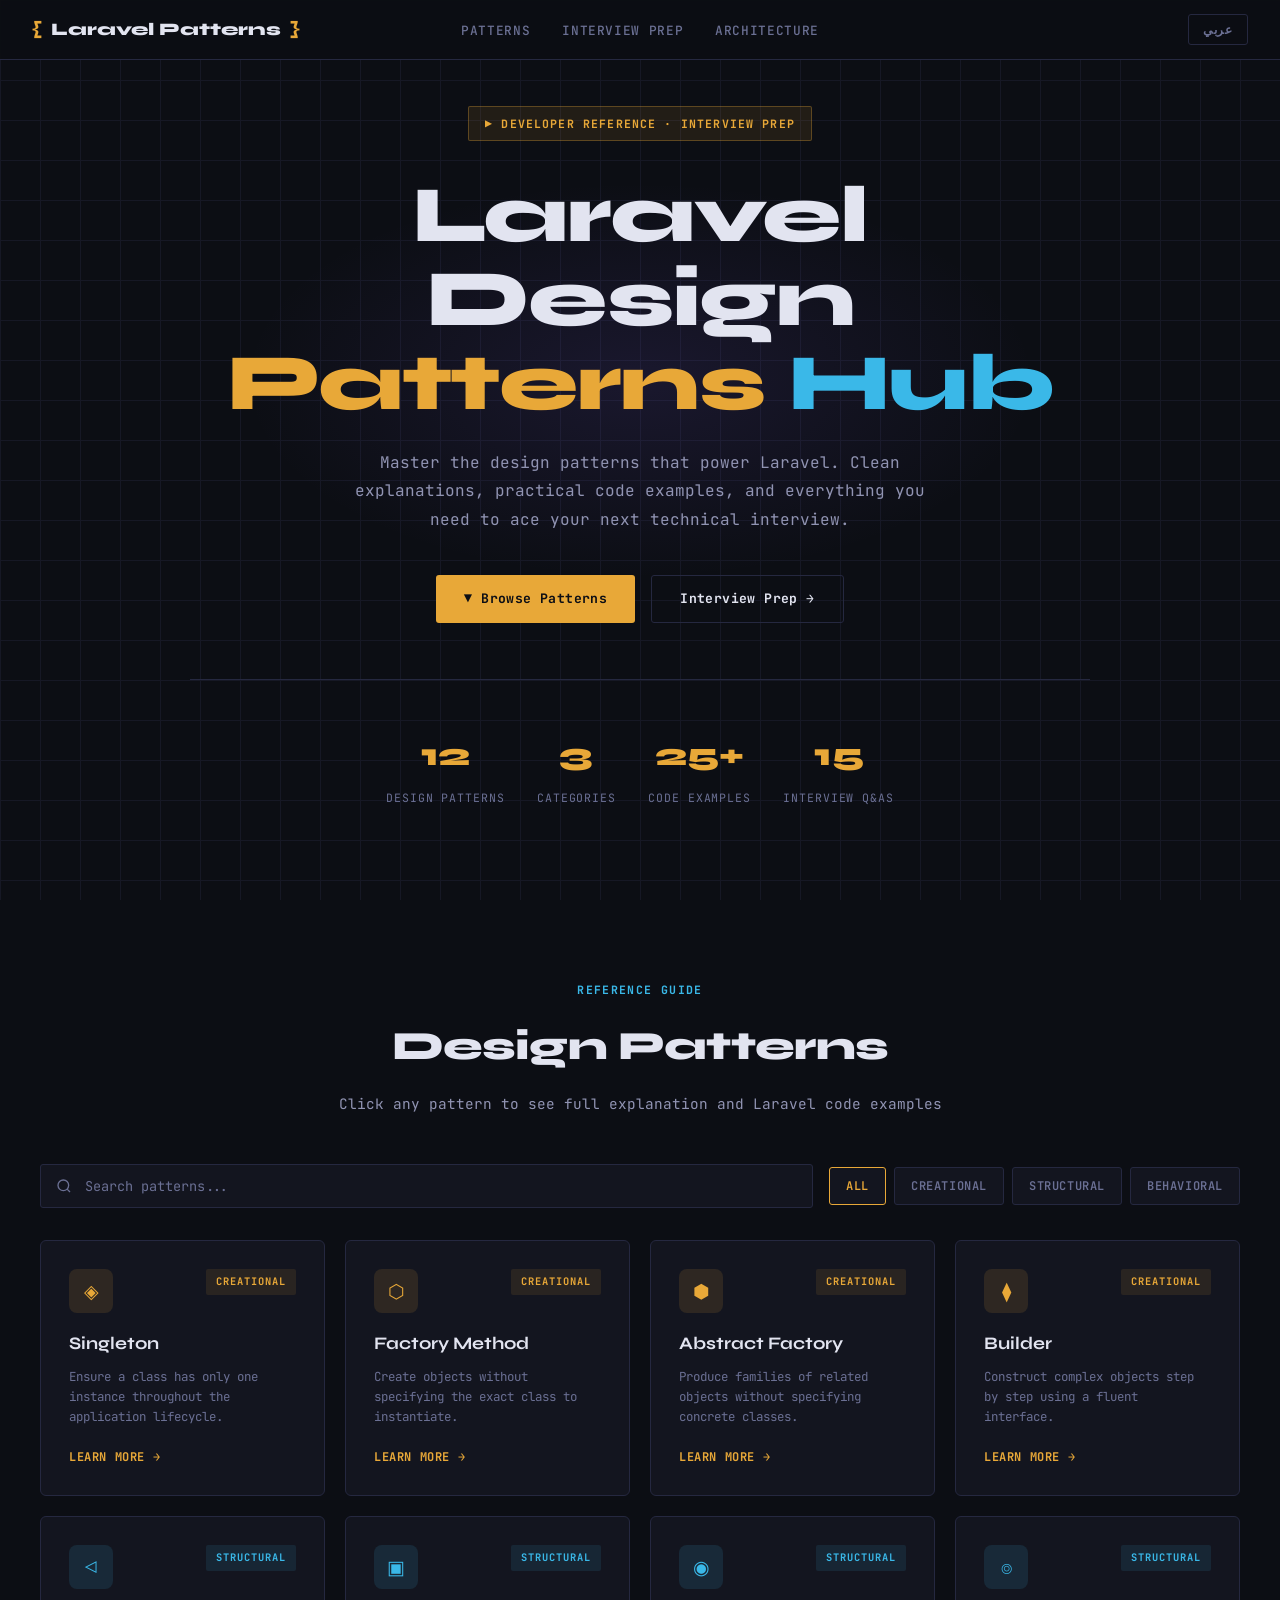
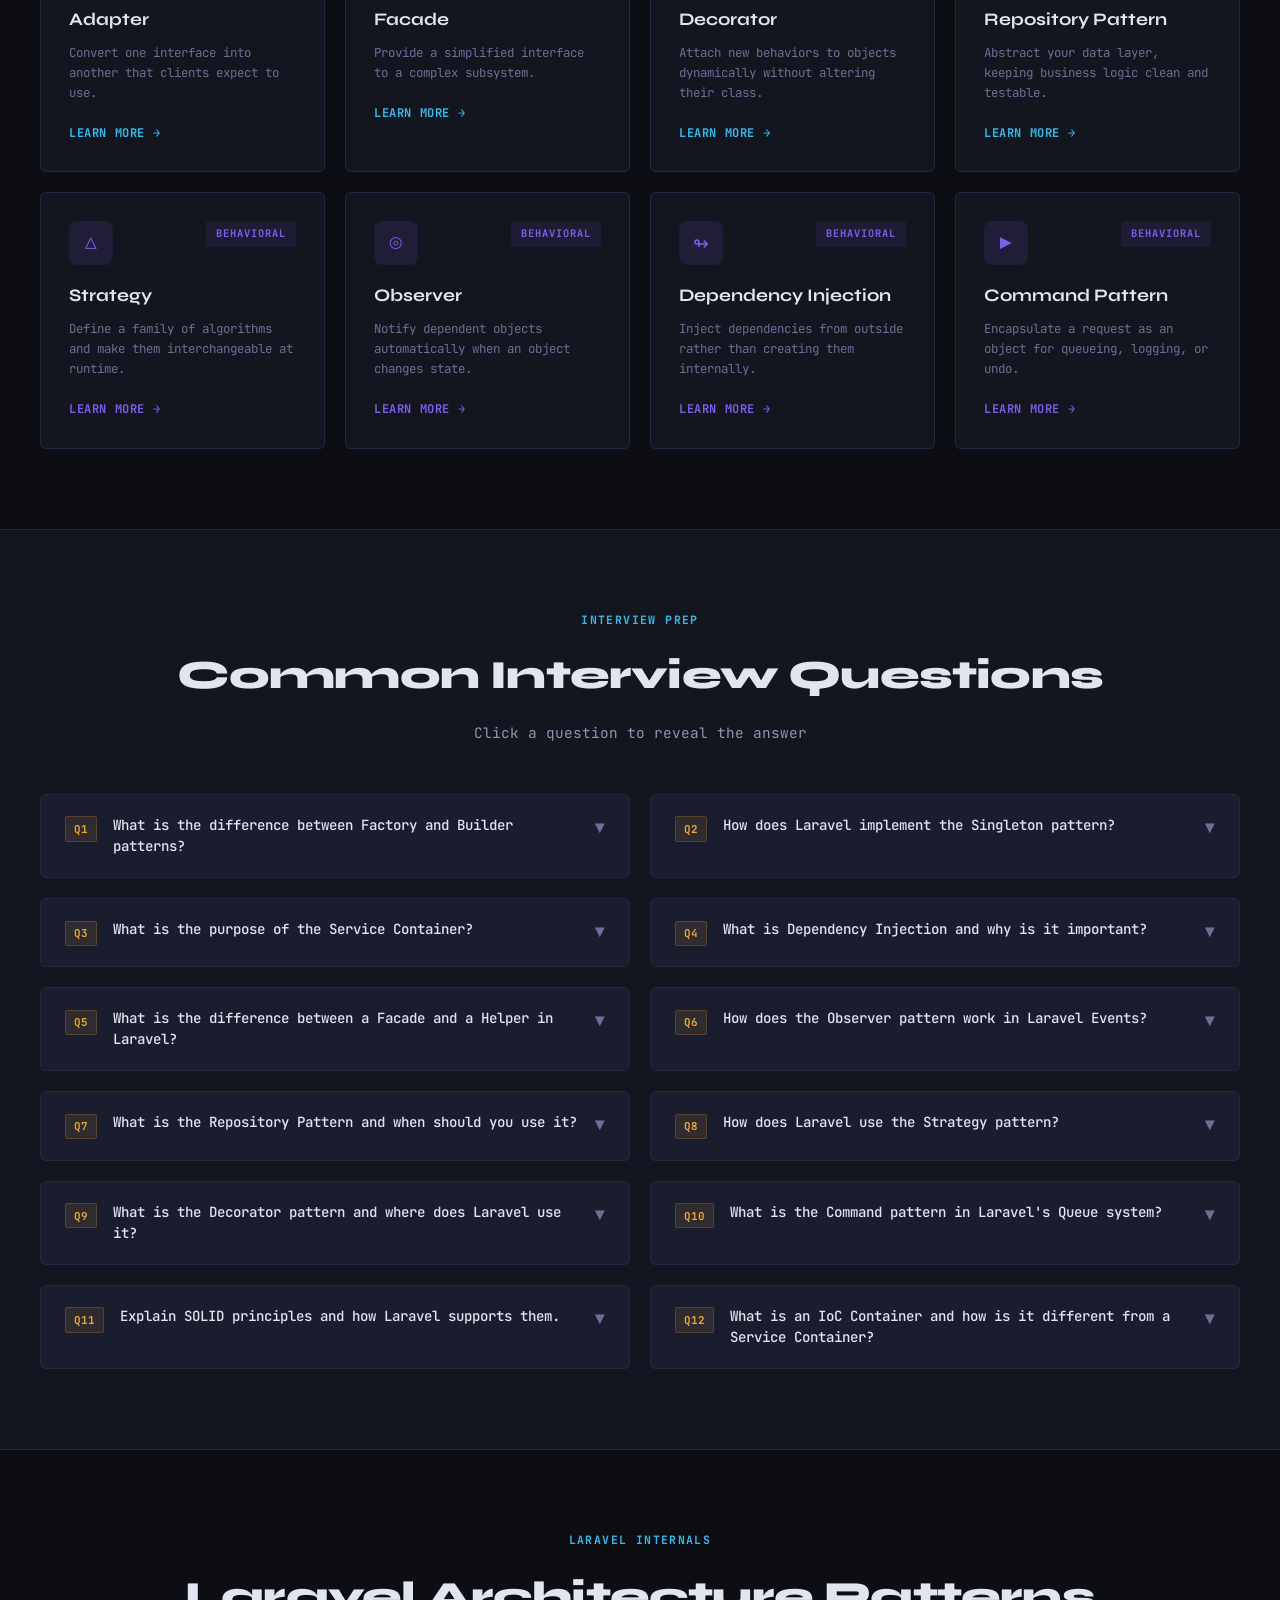
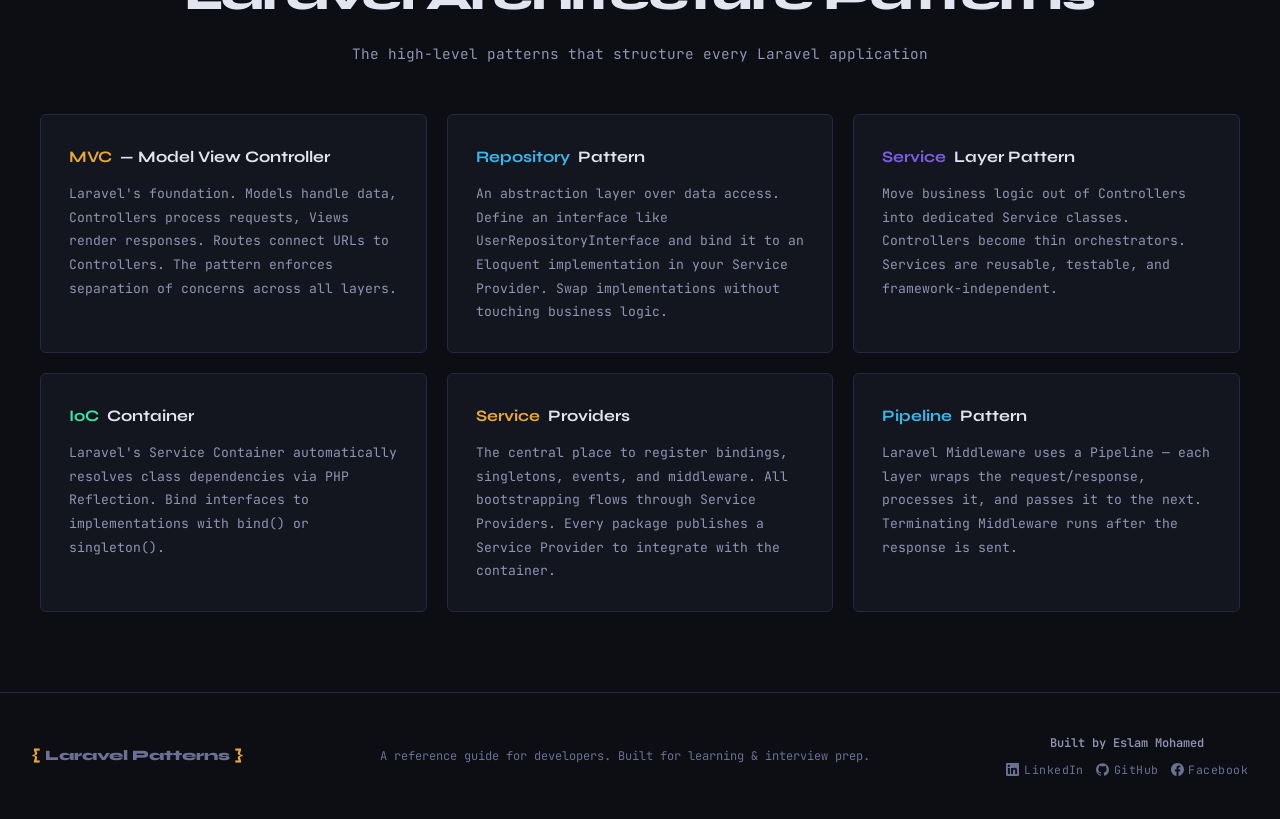
<file: index.html>
<!DOCTYPE html>
<html lang="en">
<head>
  <meta charset="UTF-8" />
  <meta name="viewport" content="width=device-width, initial-scale=1.0" />
  <title>Laravel Design Patterns Hub</title>
  <link rel="stylesheet" href="css/style.css" />
</head>
<body>

<nav>
  <a class="nav-logo" href="index.html"><span>&#123;</span> Laravel Patterns <span>&#125;</span></a>
  <ul class="nav-links">
    <li><a href="#patterns" data-i18n="nav.patterns">Patterns</a></li>
    <li><a href="#interview" data-i18n="nav.interview">Interview Prep</a></li>
    <li><a href="#architecture" data-i18n="nav.architecture">Architecture</a></li>
  </ul>
</nav>

<header class="hero">
  <div class="hero-grid-bg"></div>
  <div class="hero-glow"></div>
  <div class="hero-content">
    <div class="hero-badge fade-up fade-up-1" data-i18n="hero.badge">&#9654; Developer Reference · Interview Prep</div>
    <h1 class="hero-title fade-up fade-up-2" data-i18n="hero.title">
      Laravel Design<br/><span class="accent">Patterns</span> <span class="accent-b">Hub</span>
    </h1>
    <p class="hero-subtitle fade-up fade-up-3" data-i18n="hero.subtitle">
      Master the design patterns that power Laravel. Clean explanations, practical code examples,
      and everything you need to ace your next technical interview.
    </p>
    <div class="hero-actions fade-up fade-up-4">
      <a href="#patterns" class="btn btn-primary" data-i18n="hero.btnBrowse">&#9660; Browse Patterns</a>
      <a href="#interview" class="btn btn-secondary" data-i18n="hero.btnInterview">Interview Prep &#8594;</a>
    </div>
    <div class="hero-stats fade-up fade-up-4">
      <div class="stat"><span class="stat-num">12</span><span class="stat-label" data-i18n="stats.patterns">Design Patterns</span></div>
      <div class="stat"><span class="stat-num">3</span><span class="stat-label" data-i18n="stats.categories">Categories</span></div>
      <div class="stat"><span class="stat-num">25+</span><span class="stat-label" data-i18n="stats.examples">Code Examples</span></div>
      <div class="stat"><span class="stat-num">15</span><span class="stat-label" data-i18n="stats.questions">Interview Q&As</span></div>
    </div>
  </div>
</header>

<section id="patterns">
  <div class="container">
    <div class="section-header">
      <span class="section-tag" data-i18n="ps.tag">Reference Guide</span>
      <h2 class="section-title" data-i18n="ps.title">Design Patterns</h2>
      <p class="section-sub" data-i18n="ps.sub">Click any pattern to see full explanation and Laravel code examples</p>
    </div>
    <div class="search-bar-wrap">
      <div class="search-input-wrap">
        <svg viewBox="0 0 24 24" fill="none" stroke="currentColor" stroke-width="2"><circle cx="11" cy="11" r="8"/><path d="m21 21-4.35-4.35"/></svg>
        <input type="text" id="patternSearch" placeholder="Search patterns..." autocomplete="off" />
      </div>
      <div class="filter-btns">
        <button class="filter-btn active" data-cat="All">All</button>
        <button class="filter-btn" data-cat="Creational">Creational</button>
        <button class="filter-btn" data-cat="Structural">Structural</button>
        <button class="filter-btn" data-cat="Behavioral">Behavioral</button>
      </div>
    </div>

    <div class="patterns-grid" id="patternsGrid">

      <a href="patterns/singleton.html" class="pattern-card creational" data-category="Creational" data-id="singleton">
        <div class="card-header"><div class="card-icon">&#9672;</div><span class="card-cat">Creational</span></div>
        <div class="card-name">Singleton</div>
        <div class="card-tagline">Ensure a class has only one instance throughout the application lifecycle.</div>
        <div class="card-link">Learn More &#8594;</div>
      </a>

      <a href="patterns/factory.html" class="pattern-card creational" data-category="Creational" data-id="factory">
        <div class="card-header"><div class="card-icon">&#11041;</div><span class="card-cat">Creational</span></div>
        <div class="card-name">Factory Method</div>
        <div class="card-tagline">Create objects without specifying the exact class to instantiate.</div>
        <div class="card-link">Learn More &#8594;</div>
      </a>

      <a href="patterns/abstract-factory.html" class="pattern-card creational" data-category="Creational" data-id="abstract-factory">
        <div class="card-header"><div class="card-icon">&#11042;</div><span class="card-cat">Creational</span></div>
        <div class="card-name">Abstract Factory</div>
        <div class="card-tagline">Produce families of related objects without specifying concrete classes.</div>
        <div class="card-link">Learn More &#8594;</div>
      </a>

      <a href="patterns/builder.html" class="pattern-card creational" data-category="Creational" data-id="builder">
        <div class="card-header"><div class="card-icon">&#10731;</div><span class="card-cat">Creational</span></div>
        <div class="card-name">Builder</div>
        <div class="card-tagline">Construct complex objects step by step using a fluent interface.</div>
        <div class="card-link">Learn More &#8594;</div>
      </a>

      <a href="patterns/adapter.html" class="pattern-card structural" data-category="Structural" data-id="adapter">
        <div class="card-header"><div class="card-icon">&#9665;</div><span class="card-cat">Structural</span></div>
        <div class="card-name">Adapter</div>
        <div class="card-tagline">Convert one interface into another that clients expect to use.</div>
        <div class="card-link">Learn More &#8594;</div>
      </a>

      <a href="patterns/facade.html" class="pattern-card structural" data-category="Structural" data-id="facade">
        <div class="card-header"><div class="card-icon">&#9635;</div><span class="card-cat">Structural</span></div>
        <div class="card-name">Facade</div>
        <div class="card-tagline">Provide a simplified interface to a complex subsystem.</div>
        <div class="card-link">Learn More &#8594;</div>
      </a>

      <a href="patterns/decorator.html" class="pattern-card structural" data-category="Structural" data-id="decorator">
        <div class="card-header"><div class="card-icon">&#9673;</div><span class="card-cat">Structural</span></div>
        <div class="card-name">Decorator</div>
        <div class="card-tagline">Attach new behaviors to objects dynamically without altering their class.</div>
        <div class="card-link">Learn More &#8594;</div>
      </a>

      <a href="patterns/repository.html" class="pattern-card structural" data-category="Structural" data-id="repository">
        <div class="card-header"><div class="card-icon">&#9022;</div><span class="card-cat">Structural</span></div>
        <div class="card-name">Repository Pattern</div>
        <div class="card-tagline">Abstract your data layer, keeping business logic clean and testable.</div>
        <div class="card-link">Learn More &#8594;</div>
      </a>

      <a href="patterns/strategy.html" class="pattern-card behavioral" data-category="Behavioral" data-id="strategy">
        <div class="card-header"><div class="card-icon">&#9651;</div><span class="card-cat">Behavioral</span></div>
        <div class="card-name">Strategy</div>
        <div class="card-tagline">Define a family of algorithms and make them interchangeable at runtime.</div>
        <div class="card-link">Learn More &#8594;</div>
      </a>

      <a href="patterns/observer.html" class="pattern-card behavioral" data-category="Behavioral" data-id="observer">
        <div class="card-header"><div class="card-icon">&#9678;</div><span class="card-cat">Behavioral</span></div>
        <div class="card-name">Observer</div>
        <div class="card-tagline">Notify dependent objects automatically when an object changes state.</div>
        <div class="card-link">Learn More &#8594;</div>
      </a>

      <a href="patterns/dependency-injection.html" class="pattern-card behavioral" data-category="Behavioral" data-id="dependency-injection">
        <div class="card-header"><div class="card-icon">&#8620;</div><span class="card-cat">Behavioral</span></div>
        <div class="card-name">Dependency Injection</div>
        <div class="card-tagline">Inject dependencies from outside rather than creating them internally.</div>
        <div class="card-link">Learn More &#8594;</div>
      </a>

      <a href="patterns/command.html" class="pattern-card behavioral" data-category="Behavioral" data-id="command">
        <div class="card-header"><div class="card-icon">&#9654;</div><span class="card-cat">Behavioral</span></div>
        <div class="card-name">Command Pattern</div>
        <div class="card-tagline">Encapsulate a request as an object for queueing, logging, or undo.</div>
        <div class="card-link">Learn More &#8594;</div>
      </a>

    </div>
  </div>
</section>

<section id="interview" class="interview-section">
  <div class="container">
    <div class="section-header">
      <span class="section-tag" data-i18n="int.tag">Interview Prep</span>
      <h2 class="section-title" data-i18n="int.title">Common Interview Questions</h2>
      <p class="section-sub" data-i18n="int.sub">Click a question to reveal the answer</p>
    </div>
    <div class="questions-grid">
      <div class="question-card"><div class="question-header"><span class="q-num">Q1</span><span class="q-text">What is the difference between Factory and Builder patterns?</span><span class="q-toggle">&#9660;</span></div><div class="question-answer"></div></div>
      <div class="question-card"><div class="question-header"><span class="q-num">Q2</span><span class="q-text">How does Laravel implement the Singleton pattern?</span><span class="q-toggle">&#9660;</span></div><div class="question-answer"></div></div>
      <div class="question-card"><div class="question-header"><span class="q-num">Q3</span><span class="q-text">What is the purpose of the Service Container?</span><span class="q-toggle">&#9660;</span></div><div class="question-answer"></div></div>
      <div class="question-card"><div class="question-header"><span class="q-num">Q4</span><span class="q-text">What is Dependency Injection and why is it important?</span><span class="q-toggle">&#9660;</span></div><div class="question-answer"></div></div>
      <div class="question-card"><div class="question-header"><span class="q-num">Q5</span><span class="q-text">What is the difference between a Facade and a Helper in Laravel?</span><span class="q-toggle">&#9660;</span></div><div class="question-answer"></div></div>
      <div class="question-card"><div class="question-header"><span class="q-num">Q6</span><span class="q-text">How does the Observer pattern work in Laravel Events?</span><span class="q-toggle">&#9660;</span></div><div class="question-answer"></div></div>
      <div class="question-card"><div class="question-header"><span class="q-num">Q7</span><span class="q-text">What is the Repository Pattern and when should you use it?</span><span class="q-toggle">&#9660;</span></div><div class="question-answer"></div></div>
      <div class="question-card"><div class="question-header"><span class="q-num">Q8</span><span class="q-text">How does Laravel use the Strategy pattern?</span><span class="q-toggle">&#9660;</span></div><div class="question-answer"></div></div>
      <div class="question-card"><div class="question-header"><span class="q-num">Q9</span><span class="q-text">What is the Decorator pattern and where does Laravel use it?</span><span class="q-toggle">&#9660;</span></div><div class="question-answer"></div></div>
      <div class="question-card"><div class="question-header"><span class="q-num">Q10</span><span class="q-text">What is the Command pattern in Laravel's Queue system?</span><span class="q-toggle">&#9660;</span></div><div class="question-answer"></div></div>
      <div class="question-card"><div class="question-header"><span class="q-num">Q11</span><span class="q-text">Explain SOLID principles and how Laravel supports them.</span><span class="q-toggle">&#9660;</span></div><div class="question-answer"></div></div>
      <div class="question-card"><div class="question-header"><span class="q-num">Q12</span><span class="q-text">What is an IoC Container and how is it different from a Service Container?</span><span class="q-toggle">&#9660;</span></div><div class="question-answer"></div></div>
    </div>
  </div>
</section>

<section id="architecture">
  <div class="container">
    <div class="section-header">
      <span class="section-tag" data-i18n="arch.tag">Laravel Internals</span>
      <h2 class="section-title" data-i18n="arch.title">Laravel Architecture Patterns</h2>
      <p class="section-sub" data-i18n="arch.sub">The high-level patterns that structure every Laravel application</p>
    </div>
    <div class="arch-grid">
      <div class="arch-card"><h3><span style="color:var(--accent-yellow)">MVC</span> — Model View Controller</h3><p>Laravel's foundation. Models handle data, Controllers process requests, Views render responses.</p></div>
      <div class="arch-card"><h3><span style="color:var(--structural)">Repository</span> Pattern</h3><p>An abstraction layer over data access. Swap implementations without touching business logic.</p></div>
      <div class="arch-card"><h3><span style="color:var(--behavioral)">Service</span> Layer Pattern</h3><p>Move business logic out of Controllers into dedicated Service classes.</p></div>
      <div class="arch-card"><h3><span style="color:var(--accent-green)">IoC</span> Container</h3><p>Laravel's Service Container automatically resolves class dependencies via PHP Reflection.</p></div>
      <div class="arch-card"><h3><span style="color:var(--creational)">Service</span> Providers</h3><p>The central place to register bindings, singletons, events, and middleware.</p></div>
      <div class="arch-card"><h3><span style="color:var(--structural)">Pipeline</span> Pattern</h3><p>Laravel Middleware uses a Pipeline — each layer wraps the request/response and passes it to the next.</p></div>
    </div>
  </div>
</section>

<footer>
  <div class="footer-logo"><span>{</span> Laravel Patterns <span>}</span></div>
  <div class="footer-note" data-i18n="footer.note">
    <span class="l-en">A reference guide for developers. Built for learning &amp; interview prep. Arabic &amp; English.</span>
    <span class="l-ar" style="display:none">دليل مرجعي للمطورين. مبني للتعلم والتحضير للمقابلات. بالعربي والانجليزي.</span>
  </div>
  <div class="footer-author" style="text-align: center;">
    <span class="footer-author-name">
      <span class="l-en">Built by Eslam Mohamed</span>
      <span class="l-ar" style="display:none">من تصميم إسلام محمد</span>
    </span>
    <div class="footer-social">
      <a href="https://www.linkedin.com/in/eslam-mohamed-marey" target="_blank" rel="noopener">
        <svg width="13" height="13" viewBox="0 0 24 24" fill="currentColor"><path d="M20.447 20.452h-3.554v-5.569c0-1.328-.027-3.037-1.852-3.037-1.853 0-2.136 1.445-2.136 2.939v5.667H9.351V9h3.414v1.561h.046c.477-.9 1.637-1.85 3.37-1.85 3.601 0 4.267 2.37 4.267 5.455v6.286zM5.337 7.433a2.062 2.062 0 0 1-2.063-2.065 2.064 2.064 0 1 1 2.063 2.065zm1.782 13.019H3.555V9h3.564v11.452zM22.225 0H1.771C.792 0 0 .774 0 1.729v20.542C0 23.227.792 24 1.771 24h20.451C23.2 24 24 23.227 24 22.271V1.729C24 .774 23.2 0 22.222 0h.003z"/></svg>
        LinkedIn
      </a>
      <a href="https://github.com/eslamar3y" target="_blank" rel="noopener">
        <svg width="13" height="13" viewBox="0 0 24 24" fill="currentColor"><path d="M12 .297c-6.63 0-12 5.373-12 12 0 5.303 3.438 9.8 8.205 11.385.6.113.82-.258.82-.577 0-.285-.01-1.04-.015-2.04-3.338.724-4.042-1.61-4.042-1.61C4.422 18.07 3.633 17.7 3.633 17.7c-1.087-.744.084-.729.084-.729 1.205.084 1.838 1.236 1.838 1.236 1.07 1.835 2.809 1.305 3.495.998.108-.776.417-1.305.76-1.605-2.665-.3-5.466-1.332-5.466-5.93 0-1.31.465-2.38 1.235-3.22-.135-.303-.54-1.523.105-3.176 0 0 1.005-.322 3.3 1.23.96-.267 1.98-.399 3-.405 1.02.006 2.04.138 3 .405 2.28-1.552 3.285-1.23 3.285-1.23.645 1.653.24 2.873.12 3.176.765.84 1.23 1.91 1.23 3.22 0 4.61-2.805 5.625-5.475 5.92.42.36.81 1.096.81 2.22 0 1.606-.015 2.896-.015 3.286 0 .315.21.69.825.57C20.565 22.092 24 17.592 24 12.297c0-6.627-5.373-12-12-12"/></svg>
        GitHub
      </a>
      <a href="https://facebook.com/eslamar3y" target="_blank" rel="noopener">
        <svg width="13" height="13" viewBox="0 0 24 24" fill="currentColor"><path d="M24 12.073c0-6.627-5.373-12-12-12s-12 5.373-12 12c0 5.99 4.388 10.954 10.125 11.854v-8.385H7.078v-3.47h3.047V9.43c0-3.007 1.792-4.669 4.533-4.669 1.312 0 2.686.235 2.686.235v2.953H15.83c-1.491 0-1.956.925-1.956 1.874v2.25h3.328l-.532 3.47h-2.796v8.385C19.612 23.027 24 18.062 24 12.073z"/></svg>
        Facebook
      </a>
    </div>
  </div>
</footer>

<script src="js/i18n.js"></script>
<script src="js/main.js"></script>
</body>
</html>
</file>
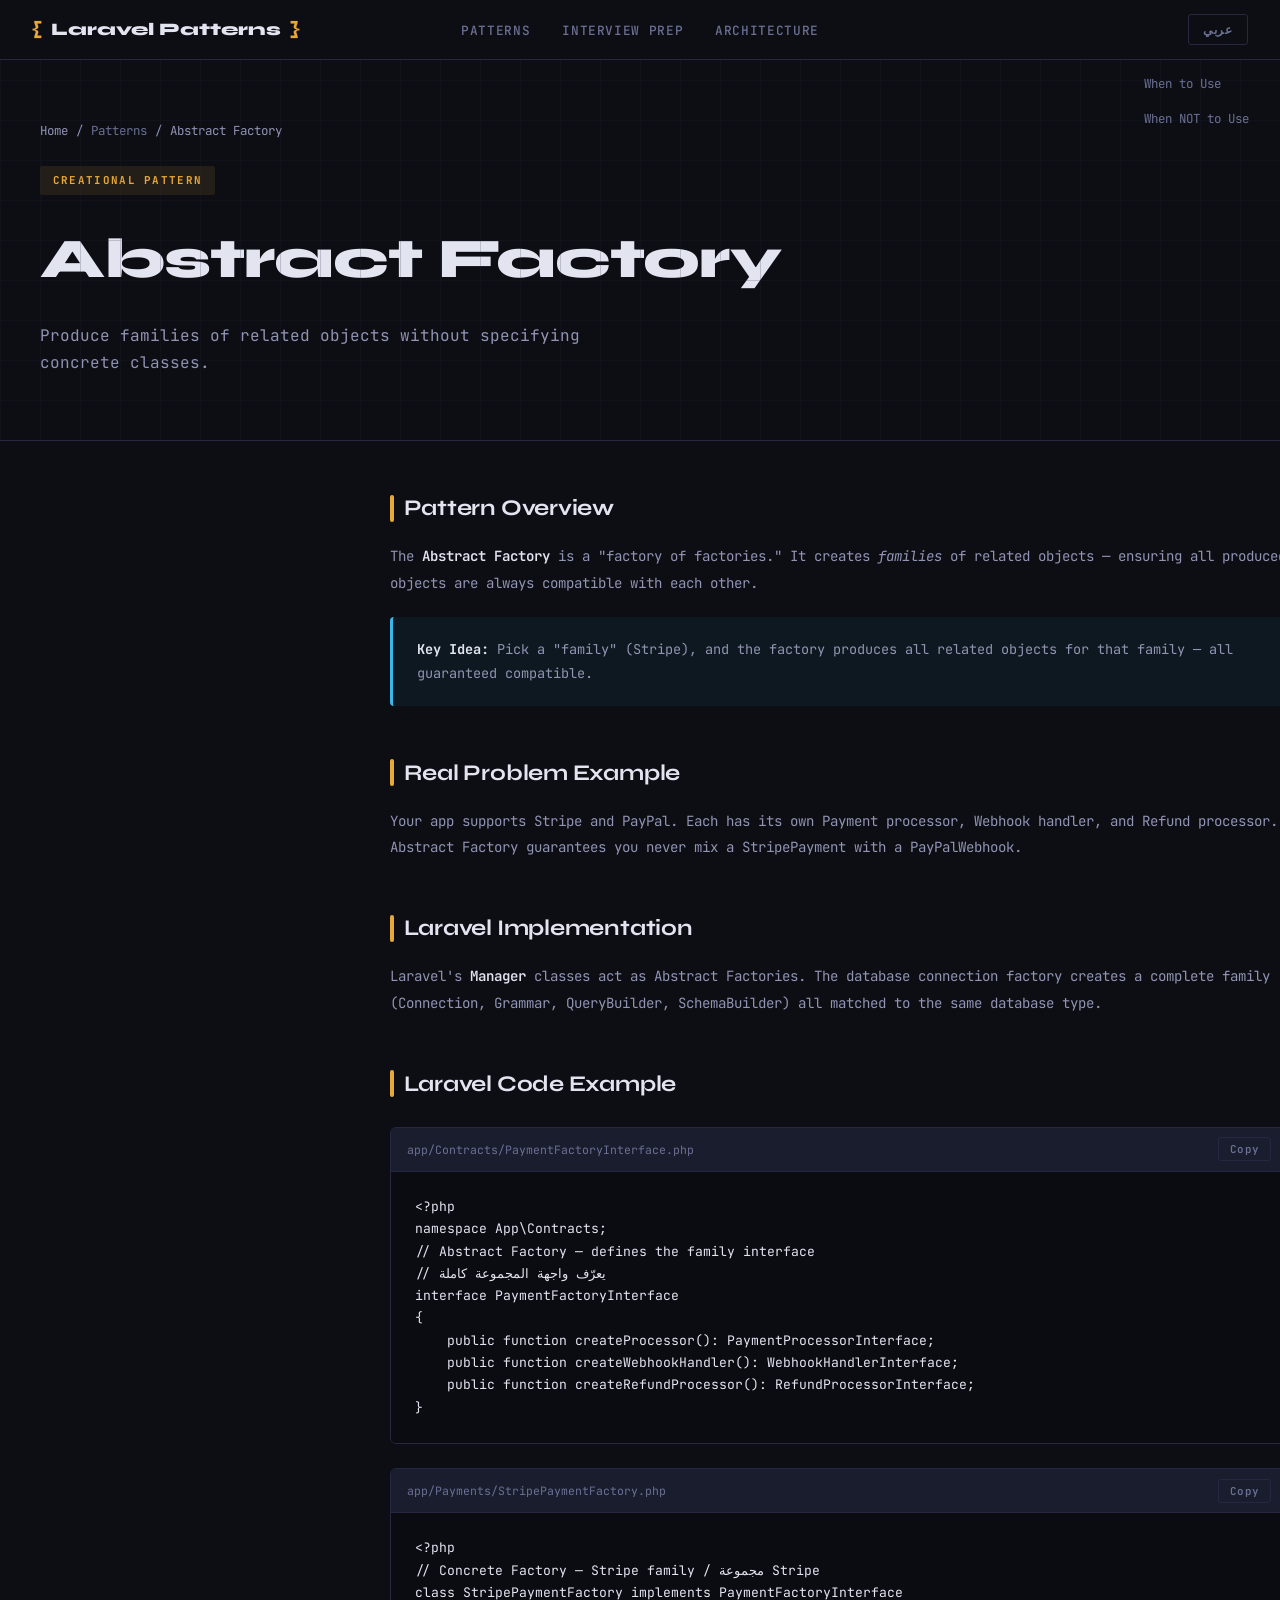
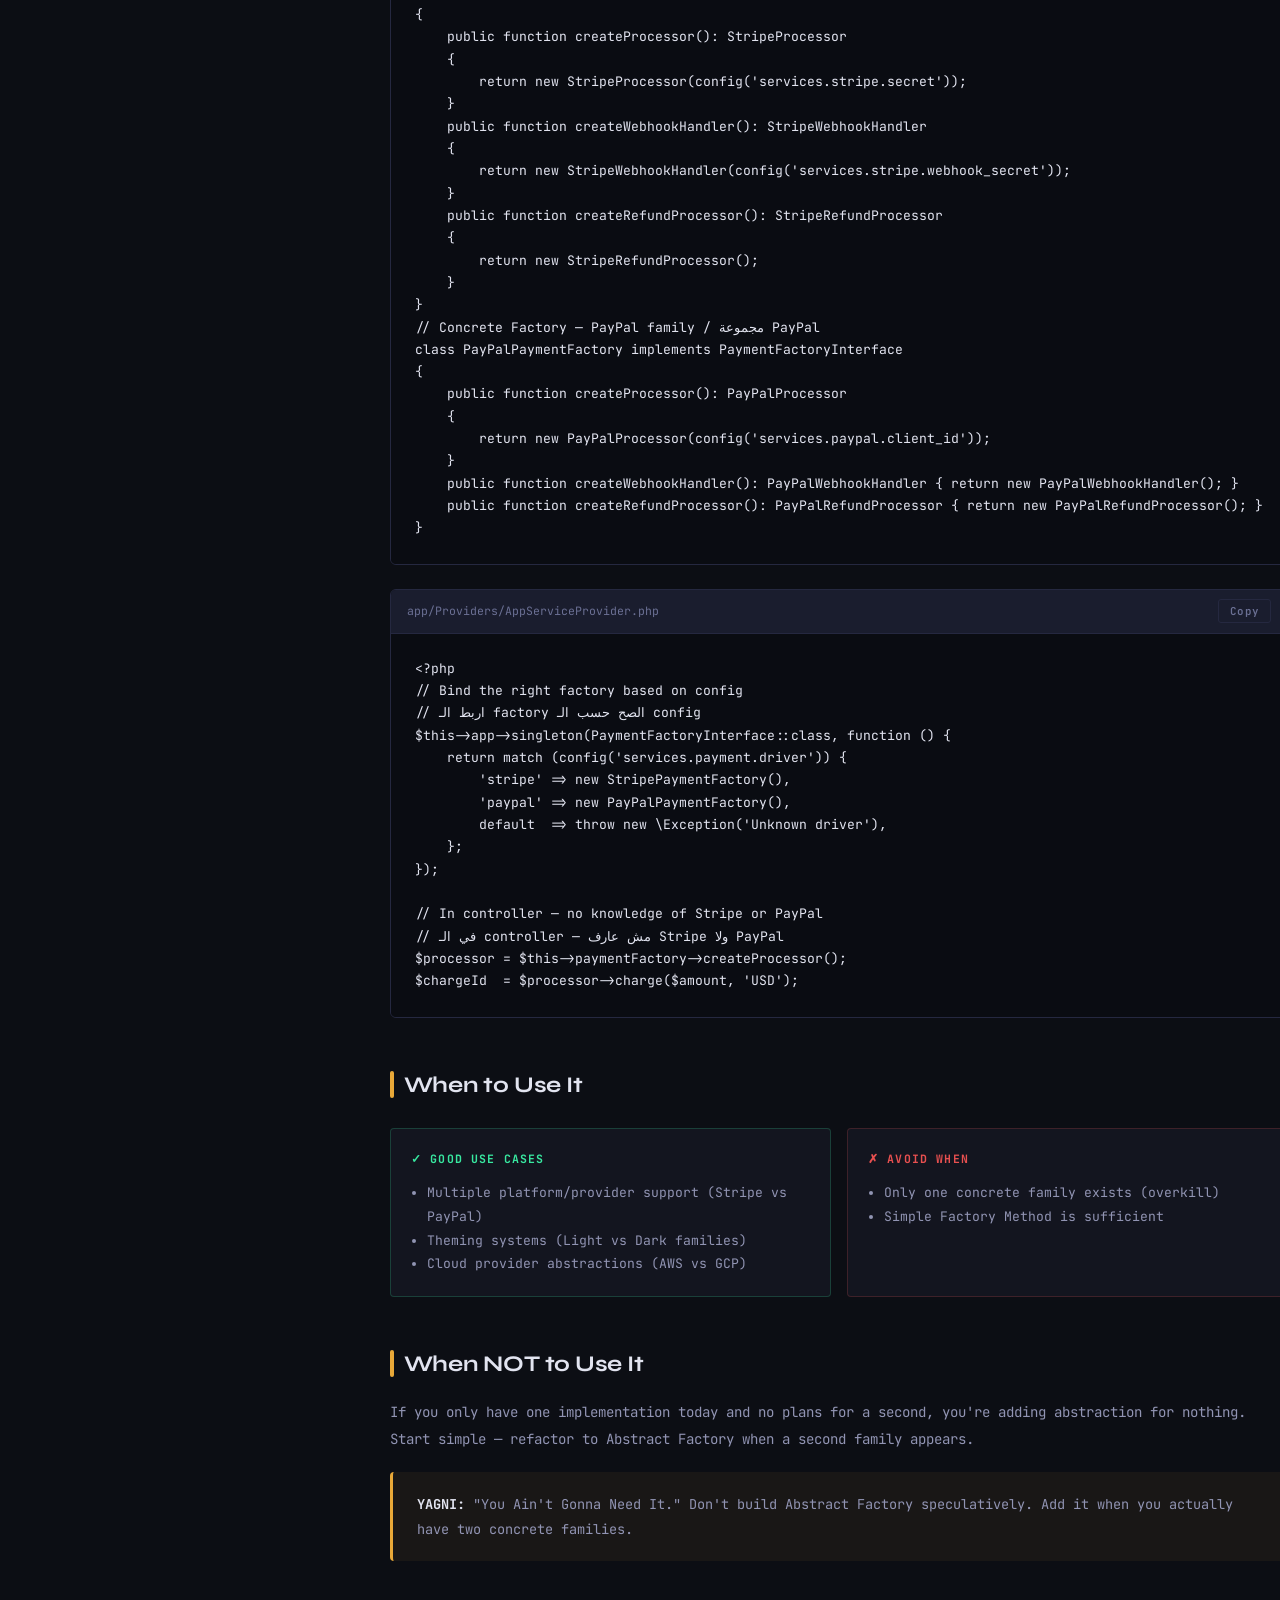
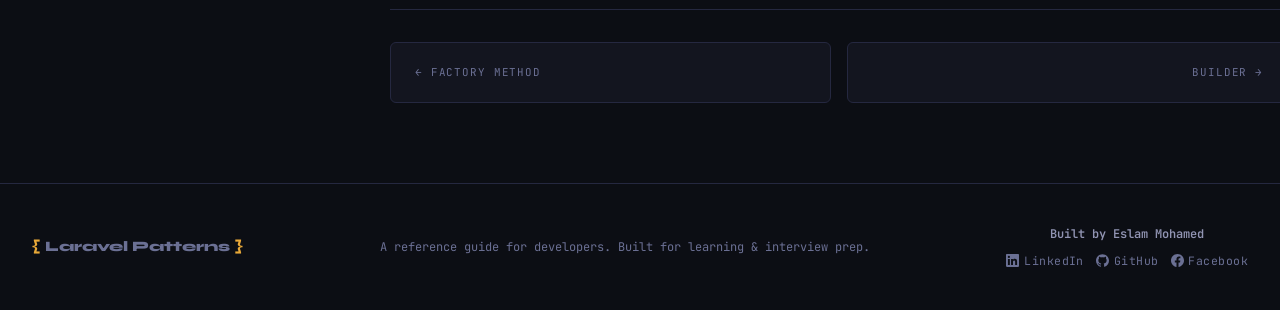
<file: patterns/abstract-factory.html>
<!DOCTYPE html>
<html lang="en">
<head>
  <meta charset="UTF-8"/>
  <meta name="viewport" content="width=device-width,initial-scale=1.0"/>
  <title>Abstract Factory — Laravel Design Patterns Hub</title>
  <link rel="stylesheet" href="../css/style.css"/>
</head>
<body data-pattern-id="abstract-factory">
<nav>
  <a class="nav-logo" href="../index.html"><span>{</span> Laravel Patterns <span>}</span></a>
  <ul class="nav-links">
    <li><a href="../index.html#patterns" data-i18n="nav.patterns">Patterns</a></li>
    <li><a href="../index.html#interview" data-i18n="nav.interview">Interview Prep</a></li>
    <li><a href="../index.html#architecture" data-i18n="nav.architecture">Architecture</a></li>
  </ul>
</nav>

<header class="detail-hero">
  <div class="hero-grid-bg" style="opacity:0.2"></div>
  <div class="container">
    <div class="breadcrumb">
      <a href="../index.html"><span class="l-en">Home</span><span class="l-ar" style="display:none">الرئيسية</span></a>
      <span>/</span>
      <a href="../index.html#patterns" data-i18n="nav.patterns-bc">Patterns</a>
      <span>/</span>
      <span class="l-en">Abstract Factory</span><span class="l-ar" style="display:none">Abstract Factory</span>
    </div>
    <div class="detail-cat" data-catKey="Creational" style="background:rgba(232,168,56,0.1);color:var(--creational)">
      <span class="l-en">Creational Pattern</span><span class="l-ar" style="display:none">باترن إنشائي</span>
    </div>
    <h1 class="detail-title">
      <span class="l-en">Abstract Factory</span><span class="l-ar" style="display:none">Abstract Factory</span>
    </h1>
    <p class="detail-tagline">
      <span class="l-en">Produce families of related objects without specifying concrete classes.</span><span class="l-ar" style="display:none">إنتاج مجموعات من الـ objects المترابطة من غير تحديد الكلاسات الكونكريت.</span>
    </p>
  </div>
</header>

<div class="detail-layout">
  <aside class="detail-sidebar">
    <nav class="toc">
      <div class="toc-title"><span class="l-en">On This Page</span><span class="l-ar" style="display:none">المحتويات</span></div>
      <ul class="toc-links">
        <li><a href="#overview"><span class="l-en">Overview</span><span class="l-ar" style="display:none">نظرة عامة</span></a></li>
        <li><a href="#problem"><span class="l-en">Real Problem</span><span class="l-ar" style="display:none">مشكلة حقيقية</span></a></li>
        <li><a href="#laravel"><span class="l-en">In Laravel</span><span class="l-ar" style="display:none">في Laravel</span></a></li>
        <li><a href="#code"><span class="l-en">Code Example</span><span class="l-ar" style="display:none">مثال كود</span></a></li>
        <li><a href="#when-use"><span class="l-en">When to Use</span><span class="l-ar" style="display:none">متى تستخدمه</span></a></li>
        <li><a href="#when-not"><span class="l-en">When NOT to Use</span><span class="l-ar" style="display:none">متى لا تستخدمه</span></a></li>
      </ul>
    </nav>
  </aside>

  <main class="detail-content">
<section id="overview">
      <h2 class="section-anchor"><span class="l-en">Pattern Overview</span><span class="l-ar" style="display:none">نظرة عامة على الباترن</span></h2>
      <p class="content-text"><span class="l-en">The <strong>Abstract Factory</strong> is a "factory of factories." It creates <em>families</em> of related objects — ensuring all produced objects are always compatible with each other.</span><span class="l-ar" style="display:none">الـ <strong>Abstract Factory</strong> هو "factory للـ factories." بينشئ <em>مجموعات</em> من الـ objects المترابطة — بيضمن إن كل الـ objects اللي بتنتجها متوافقة مع بعضها.</span></p>
      <div class="callout callout-info"><span class="l-en"><strong>Key Idea:</strong> Pick a "family" (Stripe), and the factory produces all related objects for that family — all guaranteed compatible.</span><span class="l-ar" style="display:none"><strong>الفكرة الأساسية:</strong> اختار "مجموعة" (Stripe)، والـ factory بتنتج كل الـ objects المرتبطة بيها — كلها مضمونة متوافقة.</span></div>
    </section>

    <section id="problem">
      <h2 class="section-anchor"><span class="l-en">Real Problem Example</span><span class="l-ar" style="display:none">مثال على مشكلة حقيقية</span></h2>
      <p class="content-text"><span class="l-en">Your app supports Stripe and PayPal. Each has its own Payment processor, Webhook handler, and Refund processor. Abstract Factory guarantees you never mix a StripePayment with a PayPalWebhook.</span><span class="l-ar" style="display:none">تطبيقك بيدعم Stripe وPayPal. كل واحد عنده Payment processor وWebhook handler وRefund processor. Abstract Factory بتضمن إنك ما تخلطش StripePayment مع PayPalWebhook.</span></p>
    </section>

    <section id="laravel">
      <h2 class="section-anchor"><span class="l-en">Laravel Implementation</span><span class="l-ar" style="display:none">التطبيق في Laravel</span></h2>
      <p class="content-text"><span class="l-en">Laravel's <strong>Manager</strong> classes act as Abstract Factories. The database connection factory creates a complete family (Connection, Grammar, QueryBuilder, SchemaBuilder) all matched to the same database type.</span><span class="l-ar" style="display:none">الـ <strong>Manager</strong> classes في Laravel بتعمل كـ Abstract Factories. الـ database connection factory بتنشئ مجموعة كاملة (Connection, Grammar, QueryBuilder, SchemaBuilder) كلها متطابقة مع نفس نوع الـ database.</span></p>
    </section>

    <section id="code">
      <h2 class="section-anchor"><span class="l-en">Laravel Code Example</span><span class="l-ar" style="display:none">مثال كود Laravel</span></h2>
      <div class="code-block-wrap">
        <div class="code-header"><span class="code-filename">app/Contracts/PaymentFactoryInterface.php</span><button class="copy-btn">Copy</button></div>
        <pre style="direction=ltr"><code class="language-php">&lt;?php
namespace App\Contracts;
// Abstract Factory — defines the family interface
// يعرّف واجهة المجموعة كاملة
interface PaymentFactoryInterface
{
    public function createProcessor(): PaymentProcessorInterface;
    public function createWebhookHandler(): WebhookHandlerInterface;
    public function createRefundProcessor(): RefundProcessorInterface;
}</code></pre>
      </div>
      <div class="code-block-wrap">
        <div class="code-header"><span class="code-filename">app/Payments/StripePaymentFactory.php</span><button class="copy-btn">Copy</button></div>
        <pre><code class="language-php">&lt;?php
// Concrete Factory — Stripe family / مجموعة Stripe
class StripePaymentFactory implements PaymentFactoryInterface
{
    public function createProcessor(): StripeProcessor
    {
        return new StripeProcessor(config('services.stripe.secret'));
    }
    public function createWebhookHandler(): StripeWebhookHandler
    {
        return new StripeWebhookHandler(config('services.stripe.webhook_secret'));
    }
    public function createRefundProcessor(): StripeRefundProcessor
    {
        return new StripeRefundProcessor();
    }
}
// Concrete Factory — PayPal family / مجموعة PayPal
class PayPalPaymentFactory implements PaymentFactoryInterface
{
    public function createProcessor(): PayPalProcessor
    {
        return new PayPalProcessor(config('services.paypal.client_id'));
    }
    public function createWebhookHandler(): PayPalWebhookHandler { return new PayPalWebhookHandler(); }
    public function createRefundProcessor(): PayPalRefundProcessor { return new PayPalRefundProcessor(); }
}</code></pre>
      </div>
      <div class="code-block-wrap">
        <div class="code-header"><span class="code-filename">app/Providers/AppServiceProvider.php</span><button class="copy-btn">Copy</button></div>
        <pre><code class="language-php">&lt;?php
// Bind the right factory based on config
// اربط الـ factory الصح حسب الـ config
$this-&gt;app-&gt;singleton(PaymentFactoryInterface::class, function () {
    return match (config('services.payment.driver')) {
        'stripe' =&gt; new StripePaymentFactory(),
        'paypal' =&gt; new PayPalPaymentFactory(),
        default  =&gt; throw new \Exception('Unknown driver'),
    };
});

// In controller — no knowledge of Stripe or PayPal
// في الـ controller — مش عارف Stripe ولا PayPal
$processor = $this-&gt;paymentFactory-&gt;createProcessor();
$chargeId  = $processor-&gt;charge($amount, 'USD');</code></pre>
      </div>
    </section>

    <section id="when-use">
      <h2 class="section-anchor"><span class="l-en">When to Use It</span><span class="l-ar" style="display:none">متى تستخدمه</span></h2>
      <div class="do-dont">
        <div class="do-box">
          <h4><span class="l-en">✓ Good Use Cases</span><span class="l-ar" style="display:none">✓ حالات جيدة</span></h4>
          <ul><span class="l-en"><li>Multiple platform/provider support (Stripe vs PayPal)</li><li>Theming systems (Light vs Dark families)</li><li>Cloud provider abstractions (AWS vs GCP)</li></span><span class="l-ar" style="display:none"><li>دعم providers متعددة (Stripe مقابل PayPal)</li><li>أنظمة الـ theming (فاتح مقابل داكن)</li><li>abstractions لـ cloud providers</li></span></ul>
        </div>
        <div class="dont-box">
          <h4><span class="l-en">✗ Avoid When</span><span class="l-ar" style="display:none">✗ تجنبه عندما</span></h4>
          <ul><span class="l-en"><li>Only one concrete family exists (overkill)</li><li>Simple Factory Method is sufficient</li></span><span class="l-ar" style="display:none"><li>مجموعة concrete واحدة فقط موجودة</li><li>Factory Method بسيط كافي</li></span></ul>
        </div>
      </div>
    </section>

    <section id="when-not">
      <h2 class="section-anchor"><span class="l-en">When NOT to Use It</span><span class="l-ar" style="display:none">متى لا تستخدمه</span></h2>
      <p class="content-text"><span class="l-en">If you only have one implementation today and no plans for a second, you're adding abstraction for nothing. Start simple — refactor to Abstract Factory when a second family appears.</span><span class="l-ar" style="display:none">لو عندك implementation واحد دلوقتي ومفيش خطط لتاني، إنت بتضيف abstraction من غير فايدة. ابدأ بسيط — وعمل refactor لـ Abstract Factory لما تظهر مجموعة تانية.</span></p>
      <div class="callout callout-warn"><span class="l-en"><strong>YAGNI:</strong> "You Ain't Gonna Need It." Don't build Abstract Factory speculatively. Add it when you actually have two concrete families.</span><span class="l-ar" style="display:none"><strong>YAGNI:</strong> "مش هتحتاجه." ما تبنيش Abstract Factory بشكل استباقي. ضيفه لما يكون عندك مجموعتين فعلاً.</span></div>
    </section>
    <div class="pattern-nav">
      <a href="factory.html"><span class="l-en">← Factory Method</span><span class="l-ar" style="display:none">Factory Method →</span></a>
      <a href="builder.html" class="next"><span class="l-en">Builder →</span><span class="l-ar" style="display:none">← Builder</span></a>
    </div>
  </main>
</div>

<footer>
  <div class="footer-logo"><span>{</span> Laravel Patterns <span>}</span></div>
  <div class="footer-note" data-i18n="footer.note">
    <span class="l-en">A reference guide for developers. Built for learning &amp; interview prep. Arabic &amp; English.</span>
    <span class="l-ar" style="display:none">دليل مرجعي للمطورين. مبني للتعلم والتحضير للمقابلات. بالعربي والانجليزي.</span>
  </div>
  <div class="footer-author" style="text-align: center;">
    <span class="footer-author-name">
      <span class="l-en">Built by Eslam Mohamed</span>
      <span class="l-ar" style="display:none">من تصميم إسلام محمد</span>
    </span>
    <div class="footer-social">
      <a href="https://www.linkedin.com/in/eslam-mohamed-marey" target="_blank" rel="noopener">
        <svg width="13" height="13" viewBox="0 0 24 24" fill="currentColor"><path d="M20.447 20.452h-3.554v-5.569c0-1.328-.027-3.037-1.852-3.037-1.853 0-2.136 1.445-2.136 2.939v5.667H9.351V9h3.414v1.561h.046c.477-.9 1.637-1.85 3.37-1.85 3.601 0 4.267 2.37 4.267 5.455v6.286zM5.337 7.433a2.062 2.062 0 0 1-2.063-2.065 2.064 2.064 0 1 1 2.063 2.065zm1.782 13.019H3.555V9h3.564v11.452zM22.225 0H1.771C.792 0 0 .774 0 1.729v20.542C0 23.227.792 24 1.771 24h20.451C23.2 24 24 23.227 24 22.271V1.729C24 .774 23.2 0 22.222 0h.003z"/></svg>
        LinkedIn
      </a>
      <a href="https://github.com/eslamar3y" target="_blank" rel="noopener">
        <svg width="13" height="13" viewBox="0 0 24 24" fill="currentColor"><path d="M12 .297c-6.63 0-12 5.373-12 12 0 5.303 3.438 9.8 8.205 11.385.6.113.82-.258.82-.577 0-.285-.01-1.04-.015-2.04-3.338.724-4.042-1.61-4.042-1.61C4.422 18.07 3.633 17.7 3.633 17.7c-1.087-.744.084-.729.084-.729 1.205.084 1.838 1.236 1.838 1.236 1.07 1.835 2.809 1.305 3.495.998.108-.776.417-1.305.76-1.605-2.665-.3-5.466-1.332-5.466-5.93 0-1.31.465-2.38 1.235-3.22-.135-.303-.54-1.523.105-3.176 0 0 1.005-.322 3.3 1.23.96-.267 1.98-.399 3-.405 1.02.006 2.04.138 3 .405 2.28-1.552 3.285-1.23 3.285-1.23.645 1.653.24 2.873.12 3.176.765.84 1.23 1.91 1.23 3.22 0 4.61-2.805 5.625-5.475 5.92.42.36.81 1.096.81 2.22 0 1.606-.015 2.896-.015 3.286 0 .315.21.69.825.57C20.565 22.092 24 17.592 24 12.297c0-6.627-5.373-12-12-12"/></svg>
        GitHub
      </a>
      <a href="https://facebook.com/eslamar3y" target="_blank" rel="noopener">
        <svg width="13" height="13" viewBox="0 0 24 24" fill="currentColor"><path d="M24 12.073c0-6.627-5.373-12-12-12s-12 5.373-12 12c0 5.99 4.388 10.954 10.125 11.854v-8.385H7.078v-3.47h3.047V9.43c0-3.007 1.792-4.669 4.533-4.669 1.312 0 2.686.235 2.686.235v2.953H15.83c-1.491 0-1.956.925-1.956 1.874v2.25h3.328l-.532 3.47h-2.796v8.385C19.612 23.027 24 18.062 24 12.073z"/></svg>
        Facebook
      </a>
    </div>
  </div>
</footer>
<script src="../js/i18n.js"></script>
<script src="../js/main.js"></script>
</body>
</html>
</file>
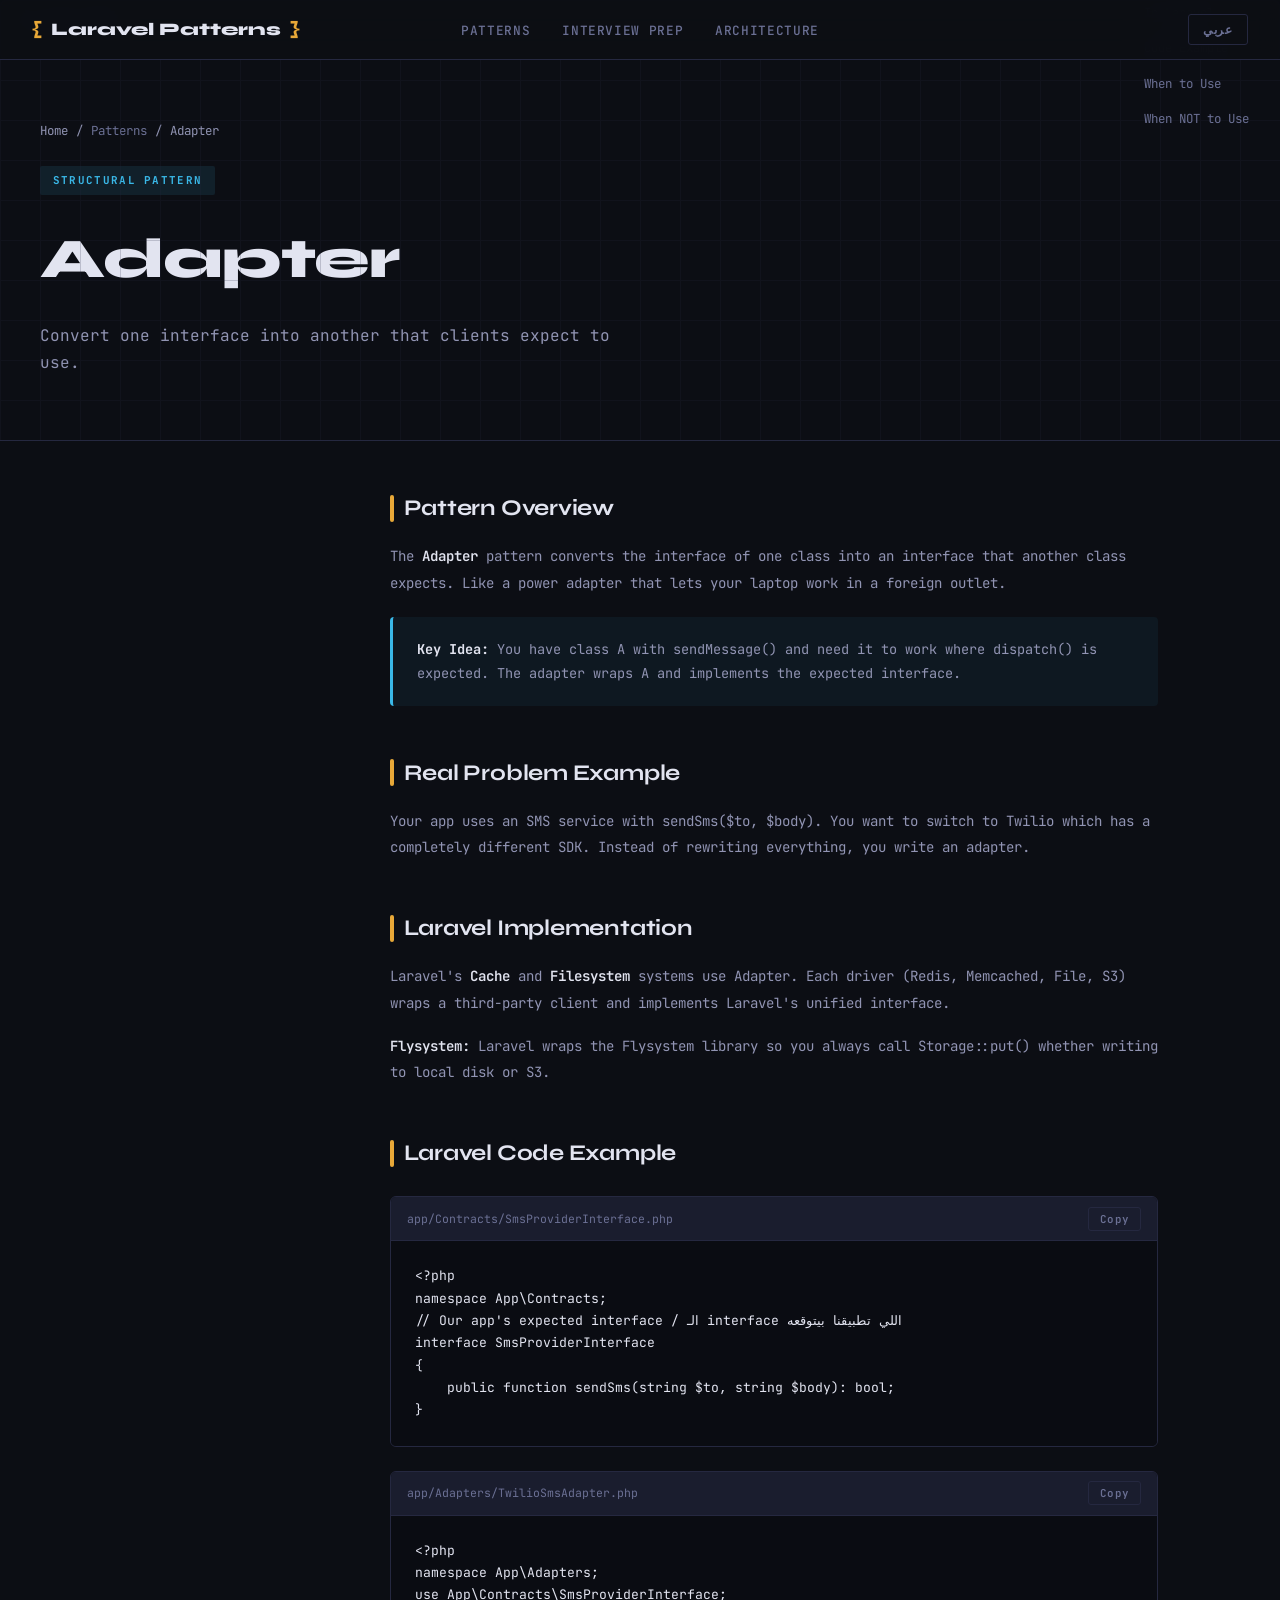
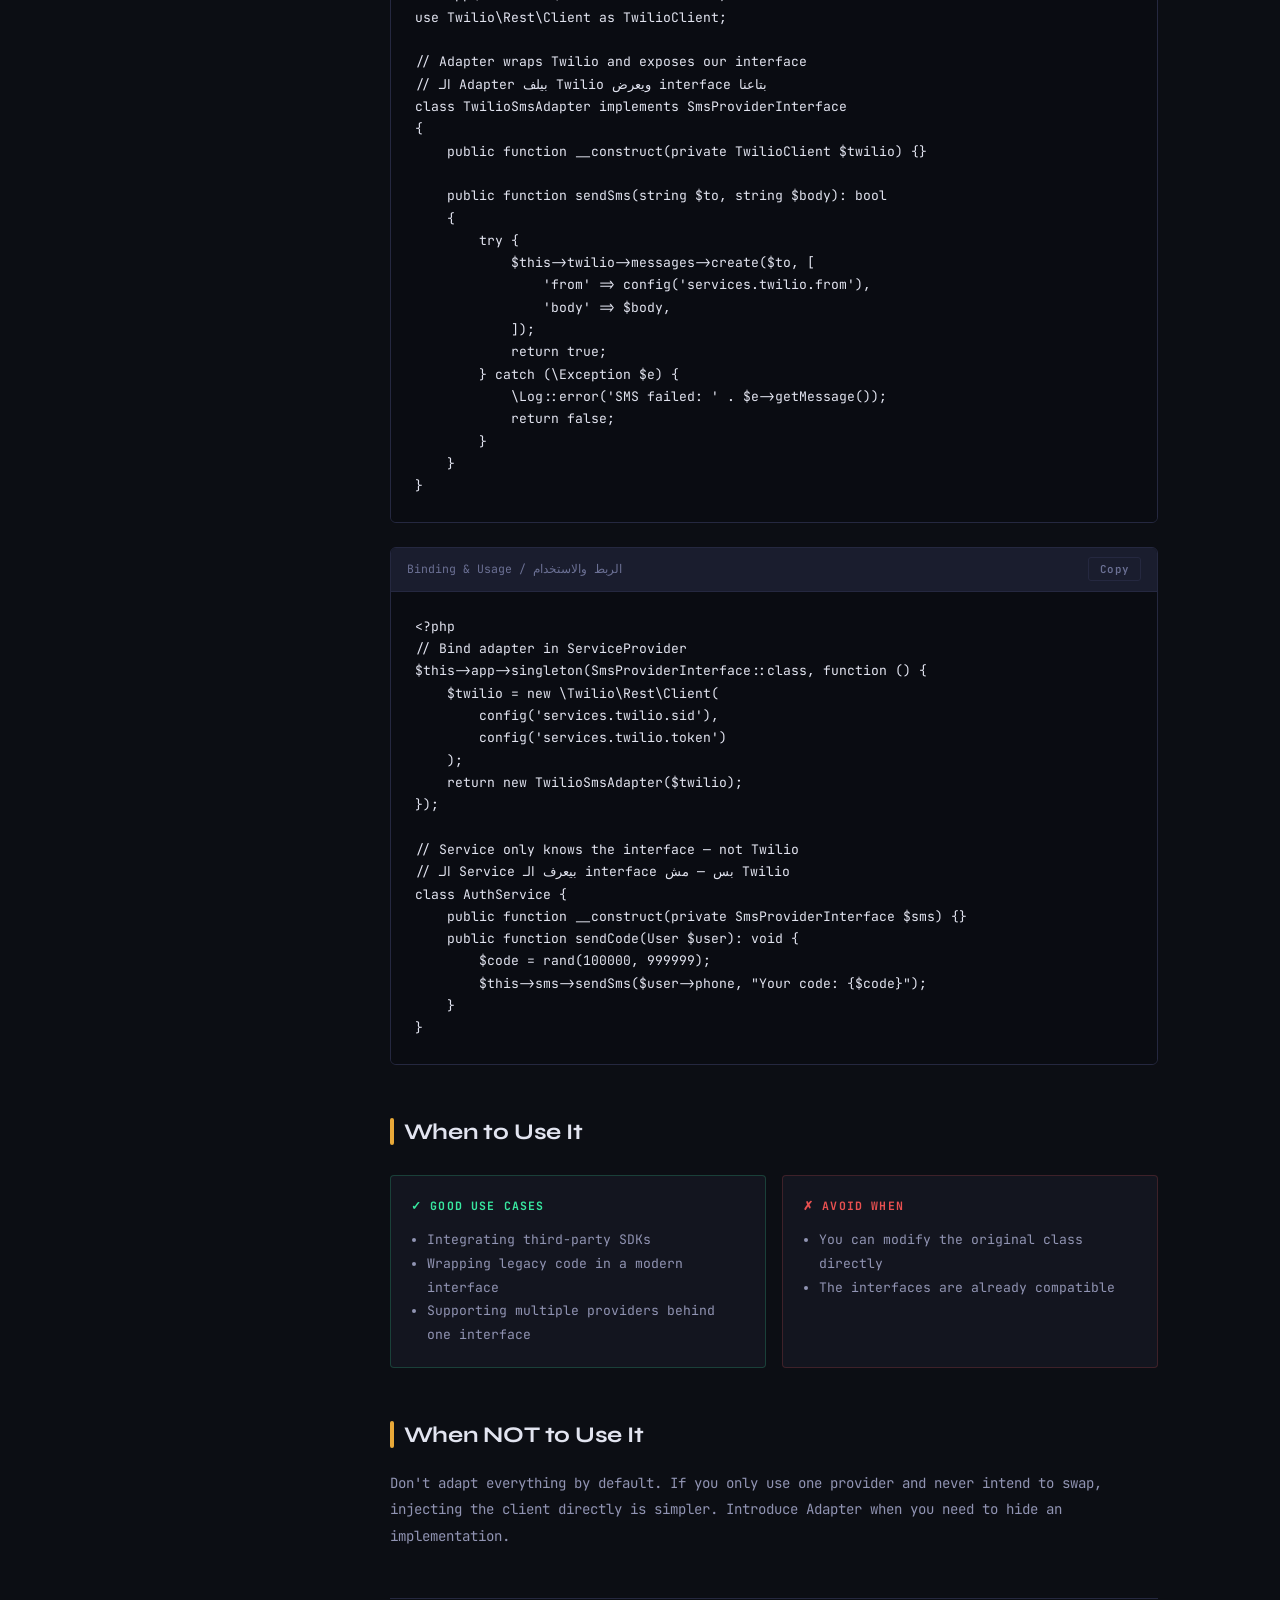
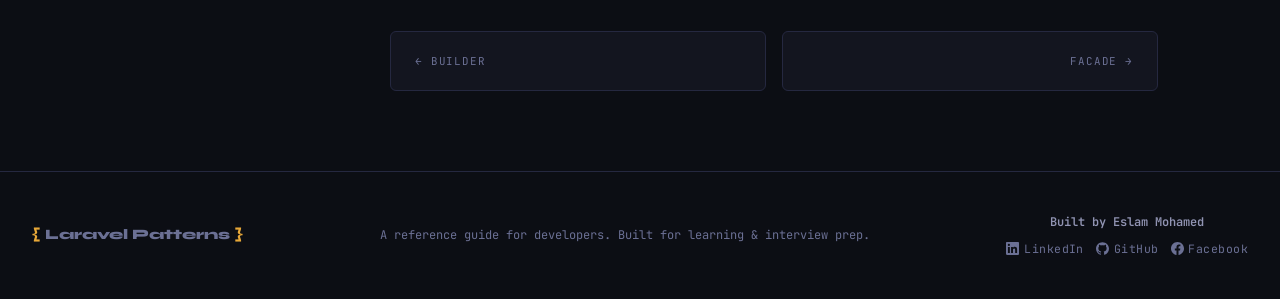
<file: patterns/adapter.html>
<!DOCTYPE html>
<html lang="en">
<head>
  <meta charset="UTF-8"/>
  <meta name="viewport" content="width=device-width,initial-scale=1.0"/>
  <title>Adapter — Laravel Design Patterns Hub</title>
  <link rel="stylesheet" href="../css/style.css"/>
</head>
<body data-pattern-id="adapter">
<nav>
  <a class="nav-logo" href="../index.html"><span>{</span> Laravel Patterns <span>}</span></a>
  <ul class="nav-links">
    <li><a href="../index.html#patterns" data-i18n="nav.patterns">Patterns</a></li>
    <li><a href="../index.html#interview" data-i18n="nav.interview">Interview Prep</a></li>
    <li><a href="../index.html#architecture" data-i18n="nav.architecture">Architecture</a></li>
  </ul>
</nav>

<header class="detail-hero">
  <div class="hero-grid-bg" style="opacity:0.2"></div>
  <div class="container">
    <div class="breadcrumb">
      <a href="../index.html"><span class="l-en">Home</span><span class="l-ar" style="display:none">الرئيسية</span></a>
      <span>/</span>
      <a href="../index.html#patterns" data-i18n="nav.patterns-bc">Patterns</a>
      <span>/</span>
      <span class="l-en">Adapter</span><span class="l-ar" style="display:none">Adapter</span>
    </div>
    <div class="detail-cat" data-catKey="Structural" style="background:rgba(58,184,232,0.1);color:var(--structural)">
      <span class="l-en">Structural Pattern</span><span class="l-ar" style="display:none">باترن هيكلي</span>
    </div>
    <h1 class="detail-title">
      <span class="l-en">Adapter</span><span class="l-ar" style="display:none">Adapter</span>
    </h1>
    <p class="detail-tagline">
      <span class="l-en">Convert one interface into another that clients expect to use.</span><span class="l-ar" style="display:none">تحويل interface لـ interface تاني يتوقعه الـ client.</span>
    </p>
  </div>
</header>

<div class="detail-layout">
  <aside class="detail-sidebar">
    <nav class="toc">
      <div class="toc-title"><span class="l-en">On This Page</span><span class="l-ar" style="display:none">المحتويات</span></div>
      <ul class="toc-links">
        <li><a href="#overview"><span class="l-en">Overview</span><span class="l-ar" style="display:none">نظرة عامة</span></a></li>
        <li><a href="#problem"><span class="l-en">Real Problem</span><span class="l-ar" style="display:none">مشكلة حقيقية</span></a></li>
        <li><a href="#laravel"><span class="l-en">In Laravel</span><span class="l-ar" style="display:none">في Laravel</span></a></li>
        <li><a href="#code"><span class="l-en">Code Example</span><span class="l-ar" style="display:none">مثال كود</span></a></li>
        <li><a href="#when-use"><span class="l-en">When to Use</span><span class="l-ar" style="display:none">متى تستخدمه</span></a></li>
        <li><a href="#when-not"><span class="l-en">When NOT to Use</span><span class="l-ar" style="display:none">متى لا تستخدمه</span></a></li>
      </ul>
    </nav>
  </aside>

  <main class="detail-content">
<section id="overview">
      <h2 class="section-anchor"><span class="l-en">Pattern Overview</span><span class="l-ar" style="display:none">نظرة عامة على الباترن</span></h2>
      <p class="content-text"><span class="l-en">The <strong>Adapter</strong> pattern converts the interface of one class into an interface that another class expects. Like a power adapter that lets your laptop work in a foreign outlet.</span><span class="l-ar" style="display:none">باترن <strong>Adapter</strong> بيحوّل الـ interface بتاع كلاس لـ interface تاني بيتوقعه كلاس آخر. زي adapter الكهرباء اللي بيخلي شاحن اللاب توب يشتغل في مقبس أجنبي.</span></p>
      <div class="callout callout-info"><span class="l-en"><strong>Key Idea:</strong> You have class A with <code>sendMessage()</code> and need it to work where <code>dispatch()</code> is expected. The adapter wraps A and implements the expected interface.</span><span class="l-ar" style="display:none"><strong>الفكرة الأساسية:</strong> عندك كلاس A عنده <code>sendMessage()</code> ومحتاجه يشتغل في مكان بيتوقع <code>dispatch()</code>. الـ Adapter بيلف A وبينفذ الـ interface المطلوب.</span></div>
    </section>

    <section id="problem">
      <h2 class="section-anchor"><span class="l-en">Real Problem Example</span><span class="l-ar" style="display:none">مثال على مشكلة حقيقية</span></h2>
      <p class="content-text"><span class="l-en">Your app uses an SMS service with <code>sendSms($to, $body)</code>. You want to switch to Twilio which has a completely different SDK. Instead of rewriting everything, you write an adapter.</span><span class="l-ar" style="display:none">تطبيقك بيستخدم SMS service عندها <code>sendSms($to, $body)</code>. عايز تتحول لـ Twilio اللي عنده SDK مختلف خالص. بدل ما تعيد كتابة كل حاجة، بتكتب adapter.</span></p>
    </section>

    <section id="laravel">
      <h2 class="section-anchor"><span class="l-en">Laravel Implementation</span><span class="l-ar" style="display:none">التطبيق في Laravel</span></h2>
      <p class="content-text"><span class="l-en">Laravel's <strong>Cache</strong> and <strong>Filesystem</strong> systems use Adapter. Each driver (Redis, Memcached, File, S3) wraps a third-party client and implements Laravel's unified interface.</span><span class="l-ar" style="display:none">أنظمة <strong>Cache</strong> و<strong>Filesystem</strong> في Laravel بتستخدم Adapter. كل driver (Redis, Memcached, File, S3) بيلف third-party client وبينفذ الـ unified interface بتاع Laravel.</span></p>
      <p class="content-text"><span class="l-en"><strong>Flysystem:</strong> Laravel wraps the Flysystem library so you always call <code>Storage::put()</code> whether writing to local disk or S3.</span><span class="l-ar" style="display:none"><strong>Flysystem:</strong> Laravel بيلف مكتبة Flysystem عشان دايمًا تستدعي <code>Storage::put()</code> سواء بتكتب على الـ disk المحلي أو S3.</span></p>
    </section>

    <section id="code">
      <h2 class="section-anchor"><span class="l-en">Laravel Code Example</span><span class="l-ar" style="display:none">مثال كود Laravel</span></h2>
      <div class="code-block-wrap">
        <div class="code-header"><span class="code-filename">app/Contracts/SmsProviderInterface.php</span><button class="copy-btn">Copy</button></div>
        <pre><code class="language-php">&lt;?php
namespace App\Contracts;
// Our app's expected interface / الـ interface اللي تطبيقنا بيتوقعه
interface SmsProviderInterface
{
    public function sendSms(string $to, string $body): bool;
}</code></pre>
      </div>
      <div class="code-block-wrap">
        <div class="code-header"><span class="code-filename">app/Adapters/TwilioSmsAdapter.php</span><button class="copy-btn">Copy</button></div>
        <pre><code class="language-php">&lt;?php
namespace App\Adapters;
use App\Contracts\SmsProviderInterface;
use Twilio\Rest\Client as TwilioClient;

// Adapter wraps Twilio and exposes our interface
// الـ Adapter بيلف Twilio ويعرض interface بتاعنا
class TwilioSmsAdapter implements SmsProviderInterface
{
    public function __construct(private TwilioClient $twilio) {}

    public function sendSms(string $to, string $body): bool
    {
        try {
            $this-&gt;twilio-&gt;messages-&gt;create($to, [
                'from' =&gt; config('services.twilio.from'),
                'body' =&gt; $body,
            ]);
            return true;
        } catch (\Exception $e) {
            \Log::error('SMS failed: ' . $e-&gt;getMessage());
            return false;
        }
    }
}</code></pre>
      </div>
      <div class="code-block-wrap">
        <div class="code-header"><span class="code-filename">Binding & Usage / الربط والاستخدام</span><button class="copy-btn">Copy</button></div>
        <pre><code class="language-php">&lt;?php
// Bind adapter in ServiceProvider
$this-&gt;app-&gt;singleton(SmsProviderInterface::class, function () {
    $twilio = new \Twilio\Rest\Client(
        config('services.twilio.sid'),
        config('services.twilio.token')
    );
    return new TwilioSmsAdapter($twilio);
});

// Service only knows the interface — not Twilio
// الـ Service بيعرف الـ interface بس — مش Twilio
class AuthService {
    public function __construct(private SmsProviderInterface $sms) {}
    public function sendCode(User $user): void {
        $code = rand(100000, 999999);
        $this-&gt;sms-&gt;sendSms($user-&gt;phone, "Your code: {$code}");
    }
}</code></pre>
      </div>
    </section>

    <section id="when-use">
      <h2 class="section-anchor"><span class="l-en">When to Use It</span><span class="l-ar" style="display:none">متى تستخدمه</span></h2>
      <div class="do-dont">
        <div class="do-box">
          <h4><span class="l-en">✓ Good Use Cases</span><span class="l-ar" style="display:none">✓ حالات جيدة</span></h4>
          <ul><span class="l-en"><li>Integrating third-party SDKs</li><li>Wrapping legacy code in a modern interface</li><li>Supporting multiple providers behind one interface</li></span><span class="l-ar" style="display:none"><li>دمج SDKs من طرف تالت</li><li>تغليف الكود القديم بـ interface حديث</li><li>دعم providers متعددة خلف interface واحد</li></span></ul>
        </div>
        <div class="dont-box">
          <h4><span class="l-en">✗ Avoid When</span><span class="l-ar" style="display:none">✗ تجنبه عندما</span></h4>
          <ul><span class="l-en"><li>You can modify the original class directly</li><li>The interfaces are already compatible</li></span><span class="l-ar" style="display:none"><li>ممكن تعدل الكلاس الأصلي مباشرة</li><li>الـ interfaces متوافقة أصلاً</li></span></ul>
        </div>
      </div>
    </section>

    <section id="when-not">
      <h2 class="section-anchor"><span class="l-en">When NOT to Use It</span><span class="l-ar" style="display:none">متى لا تستخدمه</span></h2>
      <p class="content-text"><span class="l-en">Don't adapt everything by default. If you only use one provider and never intend to swap, injecting the client directly is simpler. Introduce Adapter when you need to hide an implementation.</span><span class="l-ar" style="display:none">ما تعملش adapter لكل حاجة بالـ default. لو بتستخدم provider واحد ومش هتبدله، حقن الـ client مباشرة أبسط. ضيف Adapter لما تحتاج تخبّي الـ implementation.</span></p>
    </section>
    <div class="pattern-nav">
      <a href="builder.html"><span class="l-en">← Builder</span><span class="l-ar" style="display:none">Builder →</span></a>
      <a href="facade.html" class="next"><span class="l-en">Facade →</span><span class="l-ar" style="display:none">← Facade</span></a>
    </div>
  </main>
</div>

<footer>
  <div class="footer-logo"><span>{</span> Laravel Patterns <span>}</span></div>
  <div class="footer-note" data-i18n="footer.note">
    <span class="l-en">A reference guide for developers. Built for learning &amp; interview prep. Arabic &amp; English.</span>
    <span class="l-ar" style="display:none">دليل مرجعي للمطورين. مبني للتعلم والتحضير للمقابلات. بالعربي والانجليزي.</span>
  </div>
  <div class="footer-author" style="text-align: center;">
    <span class="footer-author-name">
      <span class="l-en">Built by Eslam Mohamed</span>
      <span class="l-ar" style="display:none">من تصميم إسلام محمد</span>
    </span>
    <div class="footer-social">
      <a href="https://www.linkedin.com/in/eslam-mohamed-marey" target="_blank" rel="noopener">
        <svg width="13" height="13" viewBox="0 0 24 24" fill="currentColor"><path d="M20.447 20.452h-3.554v-5.569c0-1.328-.027-3.037-1.852-3.037-1.853 0-2.136 1.445-2.136 2.939v5.667H9.351V9h3.414v1.561h.046c.477-.9 1.637-1.85 3.37-1.85 3.601 0 4.267 2.37 4.267 5.455v6.286zM5.337 7.433a2.062 2.062 0 0 1-2.063-2.065 2.064 2.064 0 1 1 2.063 2.065zm1.782 13.019H3.555V9h3.564v11.452zM22.225 0H1.771C.792 0 0 .774 0 1.729v20.542C0 23.227.792 24 1.771 24h20.451C23.2 24 24 23.227 24 22.271V1.729C24 .774 23.2 0 22.222 0h.003z"/></svg>
        LinkedIn
      </a>
      <a href="https://github.com/eslamar3y" target="_blank" rel="noopener">
        <svg width="13" height="13" viewBox="0 0 24 24" fill="currentColor"><path d="M12 .297c-6.63 0-12 5.373-12 12 0 5.303 3.438 9.8 8.205 11.385.6.113.82-.258.82-.577 0-.285-.01-1.04-.015-2.04-3.338.724-4.042-1.61-4.042-1.61C4.422 18.07 3.633 17.7 3.633 17.7c-1.087-.744.084-.729.084-.729 1.205.084 1.838 1.236 1.838 1.236 1.07 1.835 2.809 1.305 3.495.998.108-.776.417-1.305.76-1.605-2.665-.3-5.466-1.332-5.466-5.93 0-1.31.465-2.38 1.235-3.22-.135-.303-.54-1.523.105-3.176 0 0 1.005-.322 3.3 1.23.96-.267 1.98-.399 3-.405 1.02.006 2.04.138 3 .405 2.28-1.552 3.285-1.23 3.285-1.23.645 1.653.24 2.873.12 3.176.765.84 1.23 1.91 1.23 3.22 0 4.61-2.805 5.625-5.475 5.92.42.36.81 1.096.81 2.22 0 1.606-.015 2.896-.015 3.286 0 .315.21.69.825.57C20.565 22.092 24 17.592 24 12.297c0-6.627-5.373-12-12-12"/></svg>
        GitHub
      </a>
      <a href="https://facebook.com/eslamar3y" target="_blank" rel="noopener">
        <svg width="13" height="13" viewBox="0 0 24 24" fill="currentColor"><path d="M24 12.073c0-6.627-5.373-12-12-12s-12 5.373-12 12c0 5.99 4.388 10.954 10.125 11.854v-8.385H7.078v-3.47h3.047V9.43c0-3.007 1.792-4.669 4.533-4.669 1.312 0 2.686.235 2.686.235v2.953H15.83c-1.491 0-1.956.925-1.956 1.874v2.25h3.328l-.532 3.47h-2.796v8.385C19.612 23.027 24 18.062 24 12.073z"/></svg>
        Facebook
      </a>
    </div>
  </div>
</footer>
<script src="../js/i18n.js"></script>
<script src="../js/main.js"></script>
</body>
</html>
</file>
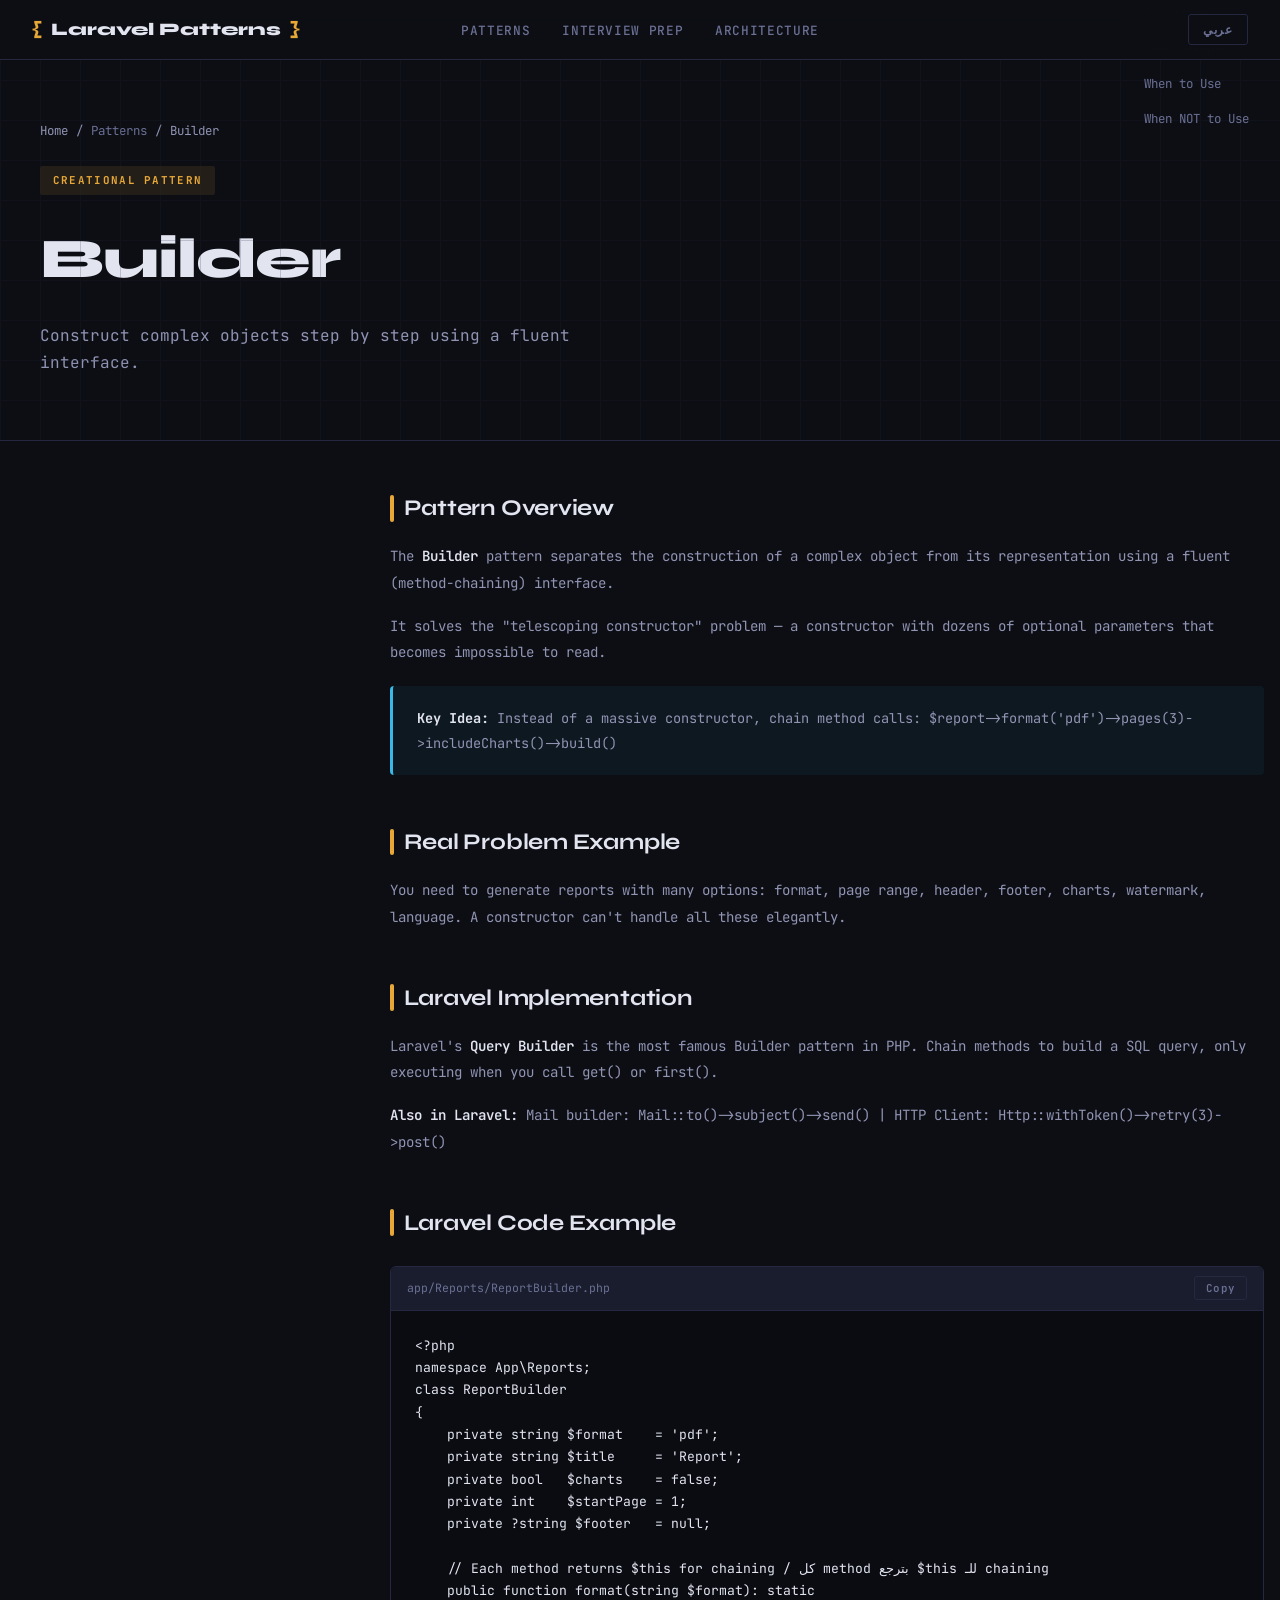
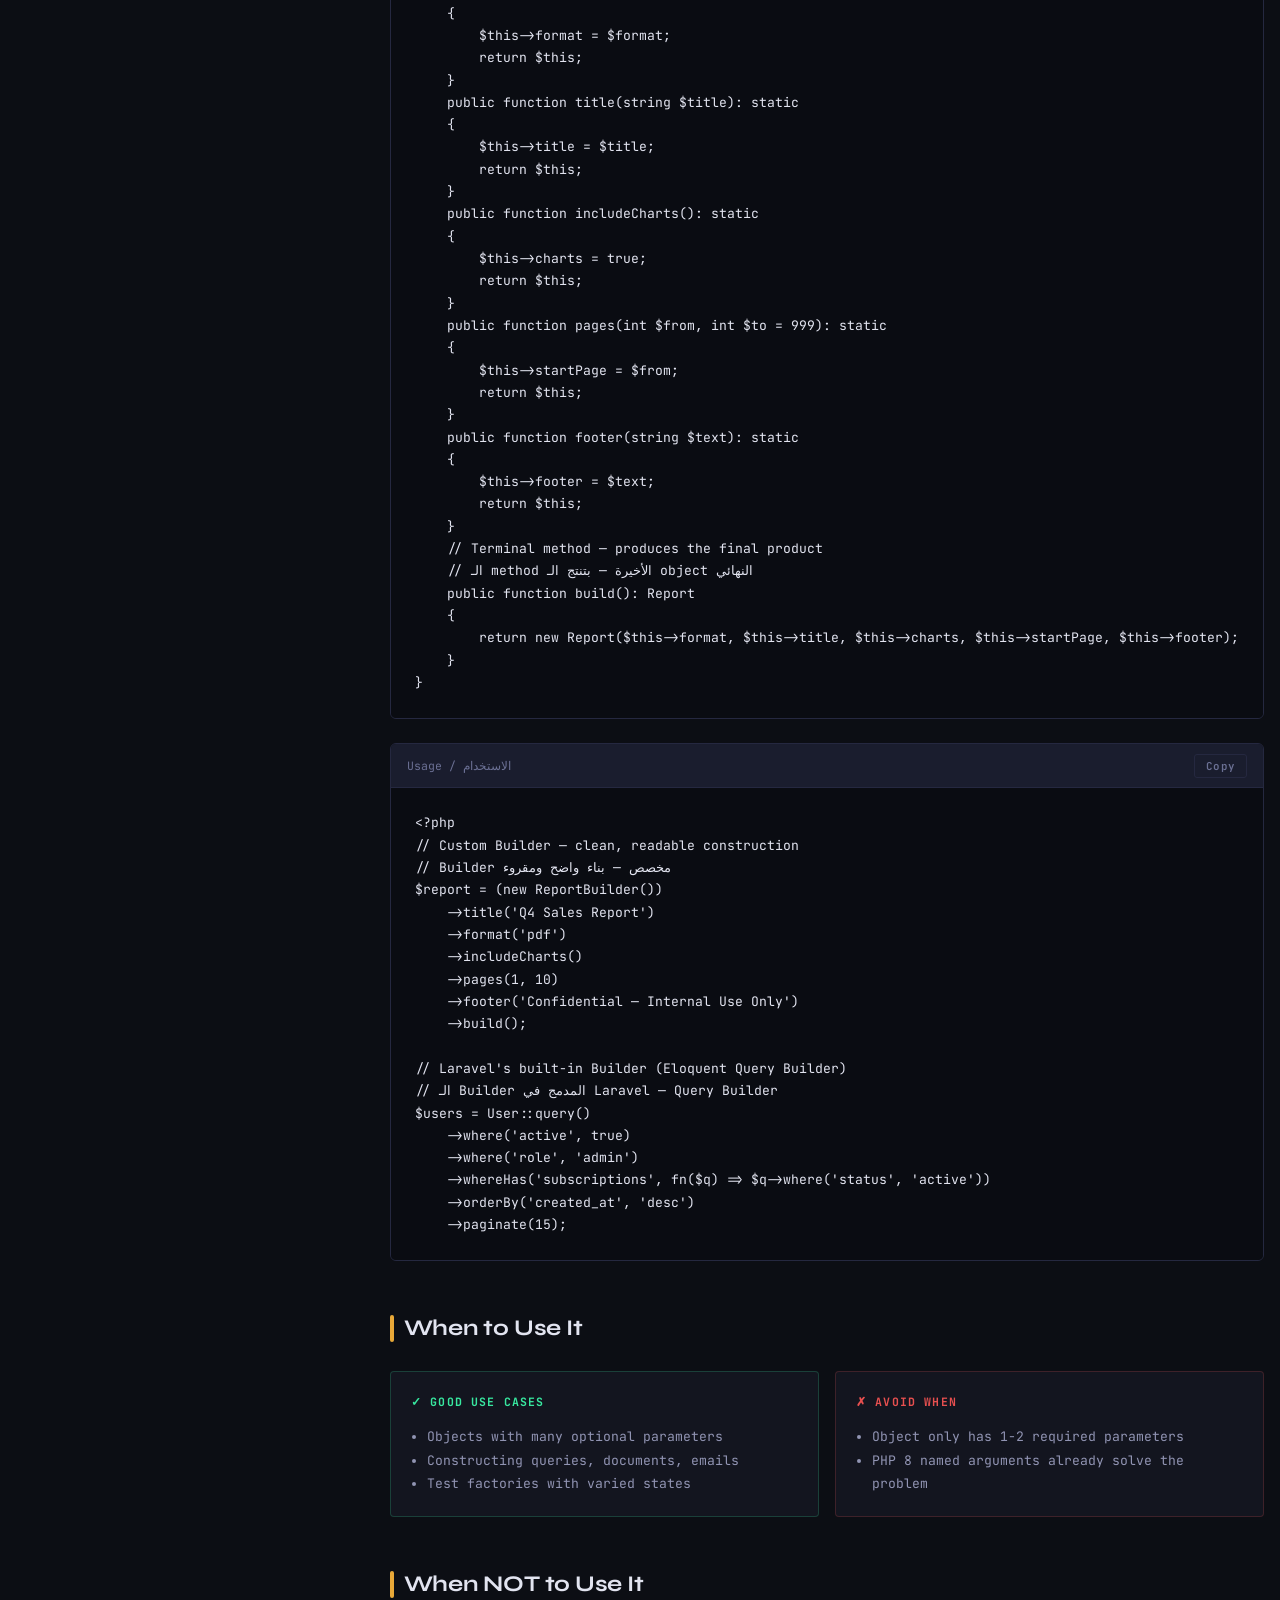
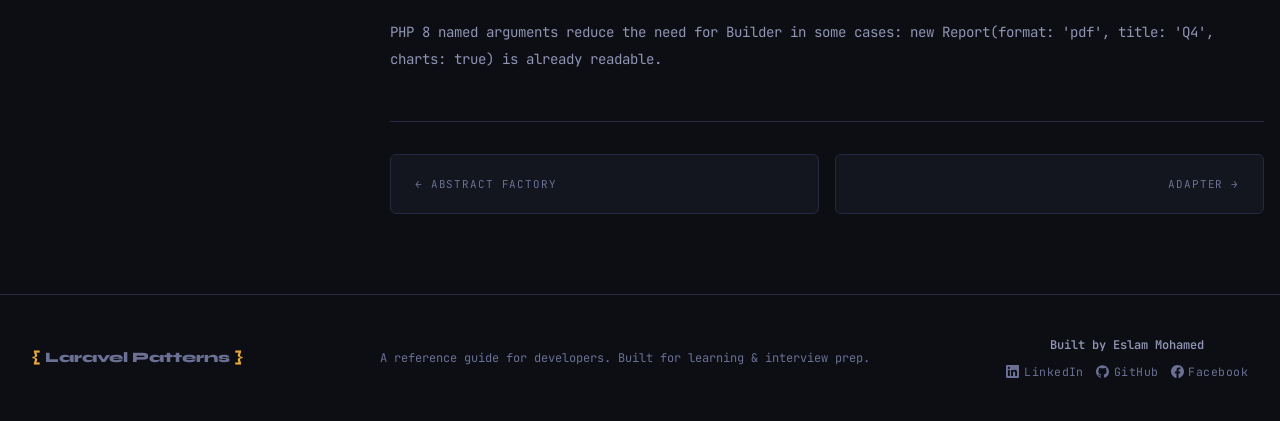
<file: patterns/builder.html>
<!DOCTYPE html>
<html lang="en">
<head>
  <meta charset="UTF-8"/>
  <meta name="viewport" content="width=device-width,initial-scale=1.0"/>
  <title>Builder — Laravel Design Patterns Hub</title>
  <link rel="stylesheet" href="../css/style.css"/>
</head>
<body data-pattern-id="builder">
<nav>
  <a class="nav-logo" href="../index.html"><span>{</span> Laravel Patterns <span>}</span></a>
  <ul class="nav-links">
    <li><a href="../index.html#patterns" data-i18n="nav.patterns">Patterns</a></li>
    <li><a href="../index.html#interview" data-i18n="nav.interview">Interview Prep</a></li>
    <li><a href="../index.html#architecture" data-i18n="nav.architecture">Architecture</a></li>
  </ul>
</nav>

<header class="detail-hero">
  <div class="hero-grid-bg" style="opacity:0.2"></div>
  <div class="container">
    <div class="breadcrumb">
      <a href="../index.html"><span class="l-en">Home</span><span class="l-ar" style="display:none">الرئيسية</span></a>
      <span>/</span>
      <a href="../index.html#patterns" data-i18n="nav.patterns-bc">Patterns</a>
      <span>/</span>
      <span class="l-en">Builder</span><span class="l-ar" style="display:none">Builder</span>
    </div>
    <div class="detail-cat" data-catKey="Creational" style="background:rgba(232,168,56,0.1);color:var(--creational)">
      <span class="l-en">Creational Pattern</span><span class="l-ar" style="display:none">باترن إنشائي</span>
    </div>
    <h1 class="detail-title">
      <span class="l-en">Builder</span><span class="l-ar" style="display:none">Builder</span>
    </h1>
    <p class="detail-tagline">
      <span class="l-en">Construct complex objects step by step using a fluent interface.</span><span class="l-ar" style="display:none">بناء objects معقدة خطوة خطوة باستخدام fluent interface.</span>
    </p>
  </div>
</header>

<div class="detail-layout">
  <aside class="detail-sidebar">
    <nav class="toc">
      <div class="toc-title"><span class="l-en">On This Page</span><span class="l-ar" style="display:none">المحتويات</span></div>
      <ul class="toc-links">
        <li><a href="#overview"><span class="l-en">Overview</span><span class="l-ar" style="display:none">نظرة عامة</span></a></li>
        <li><a href="#problem"><span class="l-en">Real Problem</span><span class="l-ar" style="display:none">مشكلة حقيقية</span></a></li>
        <li><a href="#laravel"><span class="l-en">In Laravel</span><span class="l-ar" style="display:none">في Laravel</span></a></li>
        <li><a href="#code"><span class="l-en">Code Example</span><span class="l-ar" style="display:none">مثال كود</span></a></li>
        <li><a href="#when-use"><span class="l-en">When to Use</span><span class="l-ar" style="display:none">متى تستخدمه</span></a></li>
        <li><a href="#when-not"><span class="l-en">When NOT to Use</span><span class="l-ar" style="display:none">متى لا تستخدمه</span></a></li>
      </ul>
    </nav>
  </aside>

  <main class="detail-content">
<section id="overview">
      <h2 class="section-anchor"><span class="l-en">Pattern Overview</span><span class="l-ar" style="display:none">نظرة عامة على الباترن</span></h2>
      <p class="content-text"><span class="l-en">The <strong>Builder</strong> pattern separates the construction of a complex object from its representation using a fluent (method-chaining) interface.</span><span class="l-ar" style="display:none">باترن <strong>Builder</strong> بيفصل عملية بناء الـ object المعقد عن تمثيله باستخدام fluent interface (method chaining).</span></p>
      <p class="content-text"><span class="l-en">It solves the "telescoping constructor" problem — a constructor with dozens of optional parameters that becomes impossible to read.</span><span class="l-ar" style="display:none">بيحل مشكلة "telescoping constructor" — constructor بعشرات الـ parameters الـ optional اللي بيصعب قراءته.</span></p>
      <div class="callout callout-info"><span class="l-en"><strong>Key Idea:</strong> Instead of a massive constructor, chain method calls: <code>$report->format('pdf')->pages(3)->includeCharts()->build()</code></span><span class="l-ar" style="display:none"><strong>الفكرة الأساسية:</strong> بدل constructor ضخم، اعمل chain للـ methods: <code>$report->format('pdf')->pages(3)->includeCharts()->build()</code></span></div>
    </section>

    <section id="problem">
      <h2 class="section-anchor"><span class="l-en">Real Problem Example</span><span class="l-ar" style="display:none">مثال على مشكلة حقيقية</span></h2>
      <p class="content-text"><span class="l-en">You need to generate reports with many options: format, page range, header, footer, charts, watermark, language. A constructor can't handle all these elegantly.</span><span class="l-ar" style="display:none">محتاج تعمل reports بخيارات كتير: format، نطاق الصفحات، header، footer، charts، watermark، لغة. الـ constructor مش قادر يتعامل مع كل ده بأناقة.</span></p>
    </section>

    <section id="laravel">
      <h2 class="section-anchor"><span class="l-en">Laravel Implementation</span><span class="l-ar" style="display:none">التطبيق في Laravel</span></h2>
      <p class="content-text"><span class="l-en">Laravel's <strong>Query Builder</strong> is the most famous Builder pattern in PHP. Chain methods to build a SQL query, only executing when you call <code>get()</code> or <code>first()</code>.</span><span class="l-ar" style="display:none">الـ <strong>Query Builder</strong> في Laravel هو أشهر تطبيق لـ Builder Pattern في PHP. بتعمل chain للـ methods لبناء SQL query، وبتتنفذ بس لما تستدعي <code>get()</code> أو <code>first()</code>.</span></p>
      <p class="content-text"><span class="l-en"><strong>Also in Laravel:</strong> Mail builder: <code>Mail::to()->subject()->send()</code> | HTTP Client: <code>Http::withToken()->retry(3)->post()</code></span><span class="l-ar" style="display:none"><strong>كمان في Laravel:</strong> Mail builder: <code>Mail::to()->subject()->send()</code> | HTTP Client: <code>Http::withToken()->retry(3)->post()</code></span></p>
    </section>

    <section id="code">
      <h2 class="section-anchor"><span class="l-en">Laravel Code Example</span><span class="l-ar" style="display:none">مثال كود Laravel</span></h2>
      <div class="code-block-wrap">
        <div class="code-header"><span class="code-filename">app/Reports/ReportBuilder.php</span><button class="copy-btn">Copy</button></div>
        <pre><code class="language-php">&lt;?php
namespace App\Reports;
class ReportBuilder
{
    private string $format    = 'pdf';
    private string $title     = 'Report';
    private bool   $charts    = false;
    private int    $startPage = 1;
    private ?string $footer   = null;

    // Each method returns $this for chaining / كل method بترجع $this للـ chaining
    public function format(string $format): static
    {
        $this-&gt;format = $format;
        return $this;
    }
    public function title(string $title): static
    {
        $this-&gt;title = $title;
        return $this;
    }
    public function includeCharts(): static
    {
        $this-&gt;charts = true;
        return $this;
    }
    public function pages(int $from, int $to = 999): static
    {
        $this-&gt;startPage = $from;
        return $this;
    }
    public function footer(string $text): static
    {
        $this-&gt;footer = $text;
        return $this;
    }
    // Terminal method — produces the final product
    // الـ method الأخيرة — بتنتج الـ object النهائي
    public function build(): Report
    {
        return new Report($this-&gt;format, $this-&gt;title, $this-&gt;charts, $this-&gt;startPage, $this-&gt;footer);
    }
}</code></pre>
      </div>
      <div class="code-block-wrap">
        <div class="code-header"><span class="code-filename">Usage / الاستخدام</span><button class="copy-btn">Copy</button></div>
        <pre><code class="language-php">&lt;?php
// Custom Builder — clean, readable construction
// Builder مخصص — بناء واضح ومقروء
$report = (new ReportBuilder())
    -&gt;title('Q4 Sales Report')
    -&gt;format('pdf')
    -&gt;includeCharts()
    -&gt;pages(1, 10)
    -&gt;footer('Confidential — Internal Use Only')
    -&gt;build();

// Laravel's built-in Builder (Eloquent Query Builder)
// الـ Builder المدمج في Laravel — Query Builder
$users = User::query()
    -&gt;where('active', true)
    -&gt;where('role', 'admin')
    -&gt;whereHas('subscriptions', fn($q) =&gt; $q-&gt;where('status', 'active'))
    -&gt;orderBy('created_at', 'desc')
    -&gt;paginate(15);</code></pre>
      </div>
    </section>

    <section id="when-use">
      <h2 class="section-anchor"><span class="l-en">When to Use It</span><span class="l-ar" style="display:none">متى تستخدمه</span></h2>
      <div class="do-dont">
        <div class="do-box">
          <h4><span class="l-en">✓ Good Use Cases</span><span class="l-ar" style="display:none">✓ حالات جيدة</span></h4>
          <ul><span class="l-en"><li>Objects with many optional parameters</li><li>Constructing queries, documents, emails</li><li>Test factories with varied states</li></span><span class="l-ar" style="display:none"><li>objects بـ parameters اختيارية كتير</li><li>بناء queries وdocuments وemails</li><li>Test factories بحالات متنوعة</li></span></ul>
        </div>
        <div class="dont-box">
          <h4><span class="l-en">✗ Avoid When</span><span class="l-ar" style="display:none">✗ تجنبه عندما</span></h4>
          <ul><span class="l-en"><li>Object only has 1-2 required parameters</li><li>PHP 8 named arguments already solve the problem</li></span><span class="l-ar" style="display:none"><li>الـ object عنده parameter أو 2 فقط</li><li>Named arguments في PHP 8 بتحل المشكلة بالفعل</li></span></ul>
        </div>
      </div>
    </section>

    <section id="when-not">
      <h2 class="section-anchor"><span class="l-en">When NOT to Use It</span><span class="l-ar" style="display:none">متى لا تستخدمه</span></h2>
      <p class="content-text"><span class="l-en">PHP 8 named arguments reduce the need for Builder in some cases: <code>new Report(format: 'pdf', title: 'Q4', charts: true)</code> is already readable.</span><span class="l-ar" style="display:none">الـ named arguments في PHP 8 بتقلل الحاجة للـ Builder في بعض الحالات: <code>new Report(format: 'pdf', title: 'Q4', charts: true)</code> مقروء أصلاً.</span></p>
    </section>
    <div class="pattern-nav">
      <a href="abstract-factory.html"><span class="l-en">← Abstract Factory</span><span class="l-ar" style="display:none">Abstract Factory →</span></a>
      <a href="adapter.html" class="next"><span class="l-en">Adapter →</span><span class="l-ar" style="display:none">← Adapter</span></a>
    </div>
  </main>
</div>

<footer>
  <div class="footer-logo"><span>{</span> Laravel Patterns <span>}</span></div>
  <div class="footer-note" data-i18n="footer.note">
    <span class="l-en">A reference guide for developers. Built for learning &amp; interview prep. Arabic &amp; English.</span>
    <span class="l-ar" style="display:none">دليل مرجعي للمطورين. مبني للتعلم والتحضير للمقابلات. بالعربي والانجليزي.</span>
  </div>
  <div class="footer-author" style="text-align: center;">
    <span class="footer-author-name">
      <span class="l-en">Built by Eslam Mohamed</span>
      <span class="l-ar" style="display:none">من تصميم إسلام محمد</span>
    </span>
    <div class="footer-social">
      <a href="https://www.linkedin.com/in/eslam-mohamed-marey" target="_blank" rel="noopener">
        <svg width="13" height="13" viewBox="0 0 24 24" fill="currentColor"><path d="M20.447 20.452h-3.554v-5.569c0-1.328-.027-3.037-1.852-3.037-1.853 0-2.136 1.445-2.136 2.939v5.667H9.351V9h3.414v1.561h.046c.477-.9 1.637-1.85 3.37-1.85 3.601 0 4.267 2.37 4.267 5.455v6.286zM5.337 7.433a2.062 2.062 0 0 1-2.063-2.065 2.064 2.064 0 1 1 2.063 2.065zm1.782 13.019H3.555V9h3.564v11.452zM22.225 0H1.771C.792 0 0 .774 0 1.729v20.542C0 23.227.792 24 1.771 24h20.451C23.2 24 24 23.227 24 22.271V1.729C24 .774 23.2 0 22.222 0h.003z"/></svg>
        LinkedIn
      </a>
      <a href="https://github.com/eslamar3y" target="_blank" rel="noopener">
        <svg width="13" height="13" viewBox="0 0 24 24" fill="currentColor"><path d="M12 .297c-6.63 0-12 5.373-12 12 0 5.303 3.438 9.8 8.205 11.385.6.113.82-.258.82-.577 0-.285-.01-1.04-.015-2.04-3.338.724-4.042-1.61-4.042-1.61C4.422 18.07 3.633 17.7 3.633 17.7c-1.087-.744.084-.729.084-.729 1.205.084 1.838 1.236 1.838 1.236 1.07 1.835 2.809 1.305 3.495.998.108-.776.417-1.305.76-1.605-2.665-.3-5.466-1.332-5.466-5.93 0-1.31.465-2.38 1.235-3.22-.135-.303-.54-1.523.105-3.176 0 0 1.005-.322 3.3 1.23.96-.267 1.98-.399 3-.405 1.02.006 2.04.138 3 .405 2.28-1.552 3.285-1.23 3.285-1.23.645 1.653.24 2.873.12 3.176.765.84 1.23 1.91 1.23 3.22 0 4.61-2.805 5.625-5.475 5.92.42.36.81 1.096.81 2.22 0 1.606-.015 2.896-.015 3.286 0 .315.21.69.825.57C20.565 22.092 24 17.592 24 12.297c0-6.627-5.373-12-12-12"/></svg>
        GitHub
      </a>
      <a href="https://facebook.com/eslamar3y" target="_blank" rel="noopener">
        <svg width="13" height="13" viewBox="0 0 24 24" fill="currentColor"><path d="M24 12.073c0-6.627-5.373-12-12-12s-12 5.373-12 12c0 5.99 4.388 10.954 10.125 11.854v-8.385H7.078v-3.47h3.047V9.43c0-3.007 1.792-4.669 4.533-4.669 1.312 0 2.686.235 2.686.235v2.953H15.83c-1.491 0-1.956.925-1.956 1.874v2.25h3.328l-.532 3.47h-2.796v8.385C19.612 23.027 24 18.062 24 12.073z"/></svg>
        Facebook
      </a>
    </div>
  </div>
</footer>
<script src="../js/i18n.js"></script>
<script src="../js/main.js"></script>
</body>
</html>
</file>
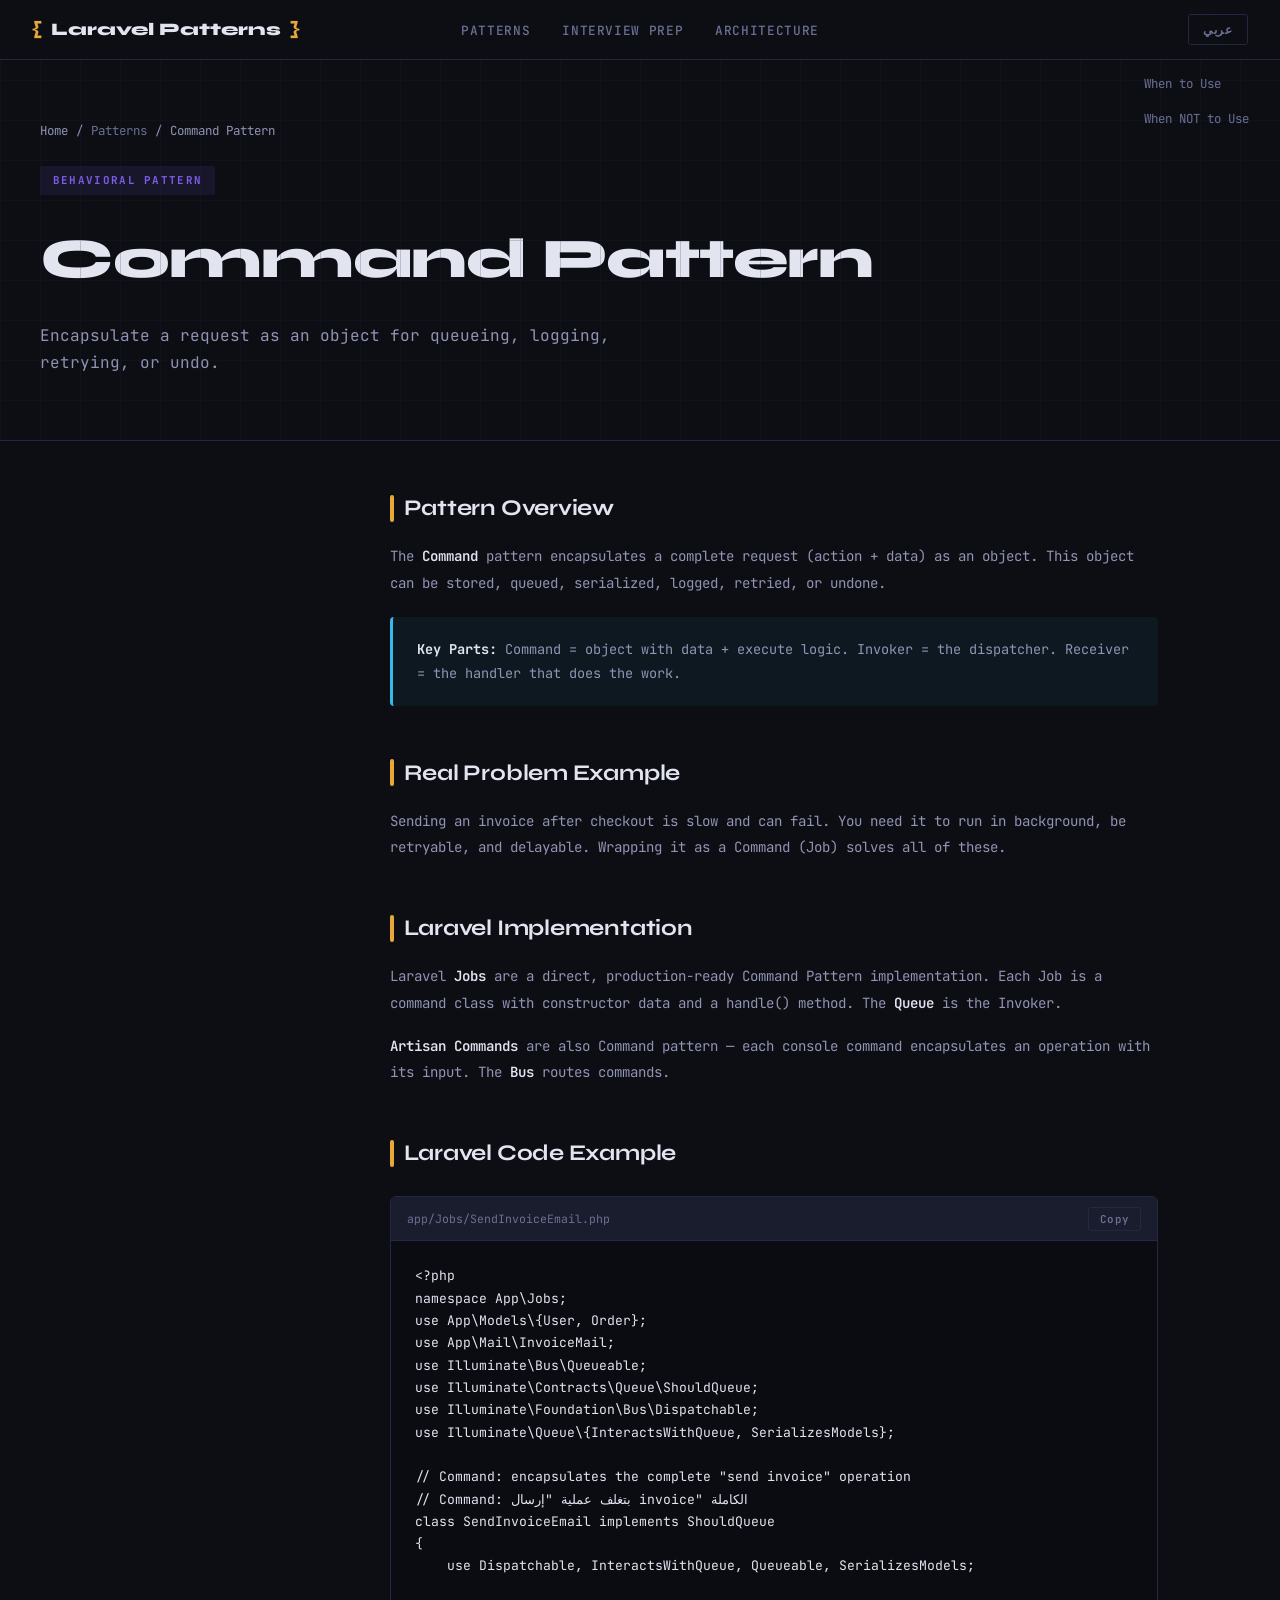
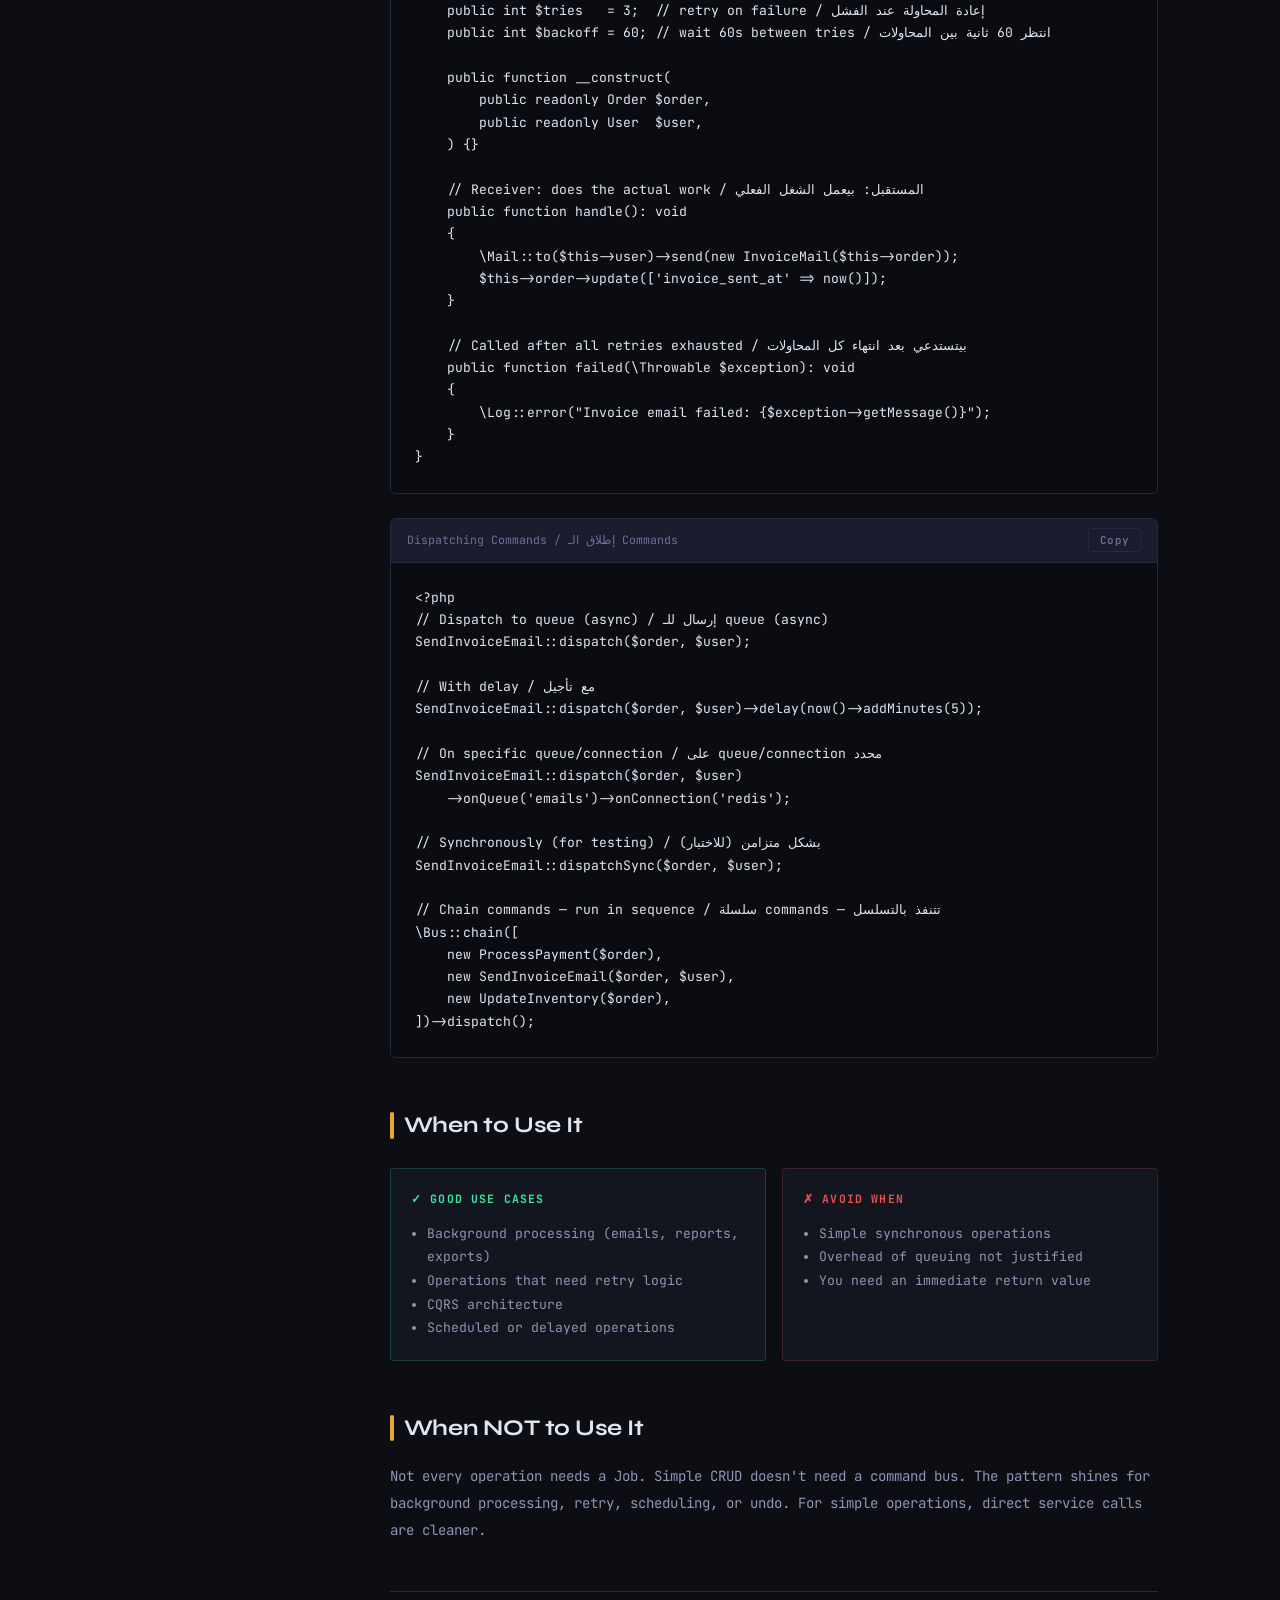
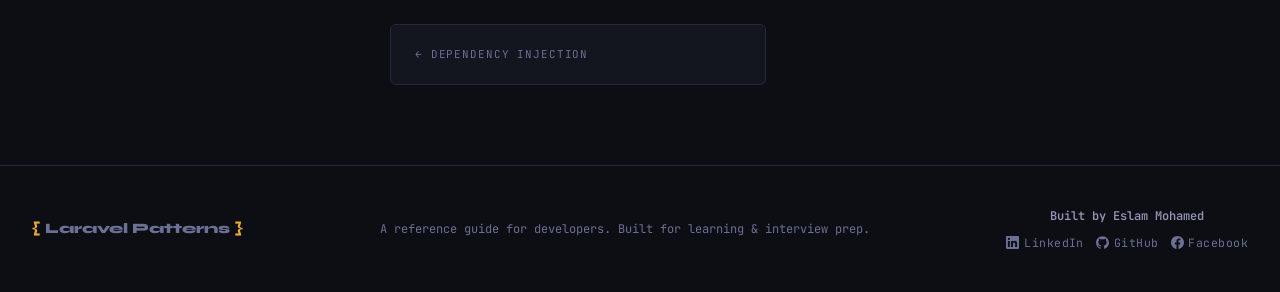
<file: patterns/command.html>
<!DOCTYPE html>
<html lang="en">
<head>
  <meta charset="UTF-8"/>
  <meta name="viewport" content="width=device-width,initial-scale=1.0"/>
  <title>Command Pattern — Laravel Design Patterns Hub</title>
  <link rel="stylesheet" href="../css/style.css"/>
</head>
<body data-pattern-id="command">
<nav>
  <a class="nav-logo" href="../index.html"><span>{</span> Laravel Patterns <span>}</span></a>
  <ul class="nav-links">
    <li><a href="../index.html#patterns" data-i18n="nav.patterns">Patterns</a></li>
    <li><a href="../index.html#interview" data-i18n="nav.interview">Interview Prep</a></li>
    <li><a href="../index.html#architecture" data-i18n="nav.architecture">Architecture</a></li>
  </ul>
</nav>

<header class="detail-hero">
  <div class="hero-grid-bg" style="opacity:0.2"></div>
  <div class="container">
    <div class="breadcrumb">
      <a href="../index.html"><span class="l-en">Home</span><span class="l-ar" style="display:none">الرئيسية</span></a>
      <span>/</span>
      <a href="../index.html#patterns" data-i18n="nav.patterns-bc">Patterns</a>
      <span>/</span>
      <span class="l-en">Command Pattern</span><span class="l-ar" style="display:none">Command Pattern</span>
    </div>
    <div class="detail-cat" data-catKey="Behavioral" style="background:rgba(126,93,232,0.1);color:var(--behavioral)">
      <span class="l-en">Behavioral Pattern</span><span class="l-ar" style="display:none">باترن سلوكي</span>
    </div>
    <h1 class="detail-title">
      <span class="l-en">Command Pattern</span><span class="l-ar" style="display:none">Command Pattern</span>
    </h1>
    <p class="detail-tagline">
      <span class="l-en">Encapsulate a request as an object for queueing, logging, retrying, or undo.</span><span class="l-ar" style="display:none">تغليف الـ request كـ object لدعم الـ queuing والـ logging وإعادة المحاولة.</span>
    </p>
  </div>
</header>

<div class="detail-layout">
  <aside class="detail-sidebar">
    <nav class="toc">
      <div class="toc-title"><span class="l-en">On This Page</span><span class="l-ar" style="display:none">المحتويات</span></div>
      <ul class="toc-links">
        <li><a href="#overview"><span class="l-en">Overview</span><span class="l-ar" style="display:none">نظرة عامة</span></a></li>
        <li><a href="#problem"><span class="l-en">Real Problem</span><span class="l-ar" style="display:none">مشكلة حقيقية</span></a></li>
        <li><a href="#laravel"><span class="l-en">In Laravel</span><span class="l-ar" style="display:none">في Laravel</span></a></li>
        <li><a href="#code"><span class="l-en">Code Example</span><span class="l-ar" style="display:none">مثال كود</span></a></li>
        <li><a href="#when-use"><span class="l-en">When to Use</span><span class="l-ar" style="display:none">متى تستخدمه</span></a></li>
        <li><a href="#when-not"><span class="l-en">When NOT to Use</span><span class="l-ar" style="display:none">متى لا تستخدمه</span></a></li>
      </ul>
    </nav>
  </aside>

  <main class="detail-content">
<section id="overview">
      <h2 class="section-anchor"><span class="l-en">Pattern Overview</span><span class="l-ar" style="display:none">نظرة عامة على الباترن</span></h2>
      <p class="content-text"><span class="l-en">The <strong>Command</strong> pattern encapsulates a complete request (action + data) as an object. This object can be stored, queued, serialized, logged, retried, or undone.</span><span class="l-ar" style="display:none">باترن <strong>Command</strong> بيغلّف request كامل (action + بيانات) كـ object. الـ object ده ممكن يتخزن، يتحط في queue، يتسلسل، يتسجّل، يُعاد تنفيذه، أو يُلغى.</span></p>
      <div class="callout callout-info"><span class="l-en"><strong>Key Parts:</strong> Command = object with data + execute logic. Invoker = the dispatcher. Receiver = the handler that does the work.</span><span class="l-ar" style="display:none"><strong>الأجزاء الرئيسية:</strong> Command = object بالبيانات + منطق التنفيذ. Invoker = الـ dispatcher. Receiver = الـ handler اللي بيعمل الشغل.</span></div>
    </section>

    <section id="problem">
      <h2 class="section-anchor"><span class="l-en">Real Problem Example</span><span class="l-ar" style="display:none">مثال على مشكلة حقيقية</span></h2>
      <p class="content-text"><span class="l-en">Sending an invoice after checkout is slow and can fail. You need it to run in background, be retryable, and delayable. Wrapping it as a Command (Job) solves all of these.</span><span class="l-ar" style="display:none">إرسال invoice بعد الـ checkout بطيء وممكن يفشل. محتاجه يتنفذ في الخلفية، قابل للإعادة، وقابل للتأجيل. تغليفه كـ Command (Job) بيحل كل ده.</span></p>
    </section>

    <section id="laravel">
      <h2 class="section-anchor"><span class="l-en">Laravel Implementation</span><span class="l-ar" style="display:none">التطبيق في Laravel</span></h2>
      <p class="content-text"><span class="l-en">Laravel <strong>Jobs</strong> are a direct, production-ready Command Pattern implementation. Each Job is a command class with constructor data and a <code>handle()</code> method. The <strong>Queue</strong> is the Invoker.</span><span class="l-ar" style="display:none"><strong>Jobs</strong> في Laravel هي تطبيق مباشر وجاهز للإنتاج لـ Command Pattern. كل Job هي command class بـ constructor data وmethod <code>handle()</code>. الـ <strong>Queue</strong> هو الـ Invoker.</span></p>
      <p class="content-text"><span class="l-en"><strong>Artisan Commands</strong> are also Command pattern — each console command encapsulates an operation with its input. The <strong>Bus</strong> routes commands.</span><span class="l-ar" style="display:none"><strong>Artisan Commands</strong> هي كمان Command pattern — كل console command بتغلّف عملية مع المدخلات بتاعتها. الـ <strong>Bus</strong> بيوجّه الـ commands.</span></p>
    </section>

    <section id="code">
      <h2 class="section-anchor"><span class="l-en">Laravel Code Example</span><span class="l-ar" style="display:none">مثال كود Laravel</span></h2>
      <div class="code-block-wrap">
        <div class="code-header"><span class="code-filename">app/Jobs/SendInvoiceEmail.php</span><button class="copy-btn">Copy</button></div>
        <pre><code class="language-php">&lt;?php
namespace App\Jobs;
use App\Models\{User, Order};
use App\Mail\InvoiceMail;
use Illuminate\Bus\Queueable;
use Illuminate\Contracts\Queue\ShouldQueue;
use Illuminate\Foundation\Bus\Dispatchable;
use Illuminate\Queue\{InteractsWithQueue, SerializesModels};

// Command: encapsulates the complete "send invoice" operation
// Command: بتغلف عملية "إرسال invoice" الكاملة
class SendInvoiceEmail implements ShouldQueue
{
    use Dispatchable, InteractsWithQueue, Queueable, SerializesModels;

    public int $tries   = 3;  // retry on failure / إعادة المحاولة عند الفشل
    public int $backoff = 60; // wait 60s between tries / انتظر 60 ثانية بين المحاولات

    public function __construct(
        public readonly Order $order,
        public readonly User  $user,
    ) {}

    // Receiver: does the actual work / المستقبل: بيعمل الشغل الفعلي
    public function handle(): void
    {
        \Mail::to($this-&gt;user)-&gt;send(new InvoiceMail($this-&gt;order));
        $this-&gt;order-&gt;update(['invoice_sent_at' =&gt; now()]);
    }

    // Called after all retries exhausted / بيتستدعي بعد انتهاء كل المحاولات
    public function failed(\Throwable $exception): void
    {
        \Log::error("Invoice email failed: {$exception-&gt;getMessage()}");
    }
}</code></pre>
      </div>
      <div class="code-block-wrap">
        <div class="code-header"><span class="code-filename">Dispatching Commands / إطلاق الـ Commands</span><button class="copy-btn">Copy</button></div>
        <pre><code class="language-php">&lt;?php
// Dispatch to queue (async) / إرسال للـ queue (async)
SendInvoiceEmail::dispatch($order, $user);

// With delay / مع تأجيل
SendInvoiceEmail::dispatch($order, $user)-&gt;delay(now()-&gt;addMinutes(5));

// On specific queue/connection / على queue/connection محدد
SendInvoiceEmail::dispatch($order, $user)
    -&gt;onQueue('emails')-&gt;onConnection('redis');

// Synchronously (for testing) / بشكل متزامن (للاختبار)
SendInvoiceEmail::dispatchSync($order, $user);

// Chain commands — run in sequence / سلسلة commands — تتنفذ بالتسلسل
\Bus::chain([
    new ProcessPayment($order),
    new SendInvoiceEmail($order, $user),
    new UpdateInventory($order),
])-&gt;dispatch();</code></pre>
      </div>
    </section>

    <section id="when-use">
      <h2 class="section-anchor"><span class="l-en">When to Use It</span><span class="l-ar" style="display:none">متى تستخدمه</span></h2>
      <div class="do-dont">
        <div class="do-box">
          <h4><span class="l-en">✓ Good Use Cases</span><span class="l-ar" style="display:none">✓ حالات جيدة</span></h4>
          <ul><span class="l-en"><li>Background processing (emails, reports, exports)</li><li>Operations that need retry logic</li><li>CQRS architecture</li><li>Scheduled or delayed operations</li></span><span class="l-ar" style="display:none"><li>معالجة خلفية (emails, reports, exports)</li><li>عمليات محتاجة retry logic</li><li>معمارية CQRS</li><li>عمليات مجدولة أو مؤجلة</li></span></ul>
        </div>
        <div class="dont-box">
          <h4><span class="l-en">✗ Avoid When</span><span class="l-ar" style="display:none">✗ تجنبه عندما</span></h4>
          <ul><span class="l-en"><li>Simple synchronous operations</li><li>Overhead of queuing not justified</li><li>You need an immediate return value</li></span><span class="l-ar" style="display:none"><li>عمليات synchronous بسيطة</li><li>حمل الـ queuing مش مبرر</li><li>محتاج قيمة إرجاع فورية</li></span></ul>
        </div>
      </div>
    </section>

    <section id="when-not">
      <h2 class="section-anchor"><span class="l-en">When NOT to Use It</span><span class="l-ar" style="display:none">متى لا تستخدمه</span></h2>
      <p class="content-text"><span class="l-en">Not every operation needs a Job. Simple CRUD doesn't need a command bus. The pattern shines for background processing, retry, scheduling, or undo. For simple operations, direct service calls are cleaner.</span><span class="l-ar" style="display:none">مش كل عملية محتاجة Job. الـ CRUD البسيط مش محتاج command bus. الباترن بيتألق في الـ background processing والـ retry والـ scheduling والـ undo. للعمليات البسيطة، استدعاء الـ service مباشرة أنظف.</span></p>
    </section>
    <div class="pattern-nav">
      <a href="dependency-injection.html"><span class="l-en">← Dependency Injection</span><span class="l-ar" style="display:none">Dependency Injection →</span></a>
      <div></div>
    </div>
  </main>
</div>

<footer>
  <div class="footer-logo"><span>{</span> Laravel Patterns <span>}</span></div>
  <div class="footer-note" data-i18n="footer.note">
    <span class="l-en">A reference guide for developers. Built for learning &amp; interview prep. Arabic &amp; English.</span>
    <span class="l-ar" style="display:none">دليل مرجعي للمطورين. مبني للتعلم والتحضير للمقابلات. بالعربي والانجليزي.</span>
  </div>
  <div class="footer-author" style="text-align: center;">
    <span class="footer-author-name">
      <span class="l-en">Built by Eslam Mohamed</span>
      <span class="l-ar" style="display:none">من تصميم إسلام محمد</span>
    </span>
    <div class="footer-social">
      <a href="https://www.linkedin.com/in/eslam-mohamed-marey" target="_blank" rel="noopener">
        <svg width="13" height="13" viewBox="0 0 24 24" fill="currentColor"><path d="M20.447 20.452h-3.554v-5.569c0-1.328-.027-3.037-1.852-3.037-1.853 0-2.136 1.445-2.136 2.939v5.667H9.351V9h3.414v1.561h.046c.477-.9 1.637-1.85 3.37-1.85 3.601 0 4.267 2.37 4.267 5.455v6.286zM5.337 7.433a2.062 2.062 0 0 1-2.063-2.065 2.064 2.064 0 1 1 2.063 2.065zm1.782 13.019H3.555V9h3.564v11.452zM22.225 0H1.771C.792 0 0 .774 0 1.729v20.542C0 23.227.792 24 1.771 24h20.451C23.2 24 24 23.227 24 22.271V1.729C24 .774 23.2 0 22.222 0h.003z"/></svg>
        LinkedIn
      </a>
      <a href="https://github.com/eslamar3y" target="_blank" rel="noopener">
        <svg width="13" height="13" viewBox="0 0 24 24" fill="currentColor"><path d="M12 .297c-6.63 0-12 5.373-12 12 0 5.303 3.438 9.8 8.205 11.385.6.113.82-.258.82-.577 0-.285-.01-1.04-.015-2.04-3.338.724-4.042-1.61-4.042-1.61C4.422 18.07 3.633 17.7 3.633 17.7c-1.087-.744.084-.729.084-.729 1.205.084 1.838 1.236 1.838 1.236 1.07 1.835 2.809 1.305 3.495.998.108-.776.417-1.305.76-1.605-2.665-.3-5.466-1.332-5.466-5.93 0-1.31.465-2.38 1.235-3.22-.135-.303-.54-1.523.105-3.176 0 0 1.005-.322 3.3 1.23.96-.267 1.98-.399 3-.405 1.02.006 2.04.138 3 .405 2.28-1.552 3.285-1.23 3.285-1.23.645 1.653.24 2.873.12 3.176.765.84 1.23 1.91 1.23 3.22 0 4.61-2.805 5.625-5.475 5.92.42.36.81 1.096.81 2.22 0 1.606-.015 2.896-.015 3.286 0 .315.21.69.825.57C20.565 22.092 24 17.592 24 12.297c0-6.627-5.373-12-12-12"/></svg>
        GitHub
      </a>
      <a href="https://facebook.com/eslamar3y" target="_blank" rel="noopener">
        <svg width="13" height="13" viewBox="0 0 24 24" fill="currentColor"><path d="M24 12.073c0-6.627-5.373-12-12-12s-12 5.373-12 12c0 5.99 4.388 10.954 10.125 11.854v-8.385H7.078v-3.47h3.047V9.43c0-3.007 1.792-4.669 4.533-4.669 1.312 0 2.686.235 2.686.235v2.953H15.83c-1.491 0-1.956.925-1.956 1.874v2.25h3.328l-.532 3.47h-2.796v8.385C19.612 23.027 24 18.062 24 12.073z"/></svg>
        Facebook
      </a>
    </div>
  </div>
</footer>
<script src="../js/i18n.js"></script>
<script src="../js/main.js"></script>
</body>
</html>
</file>
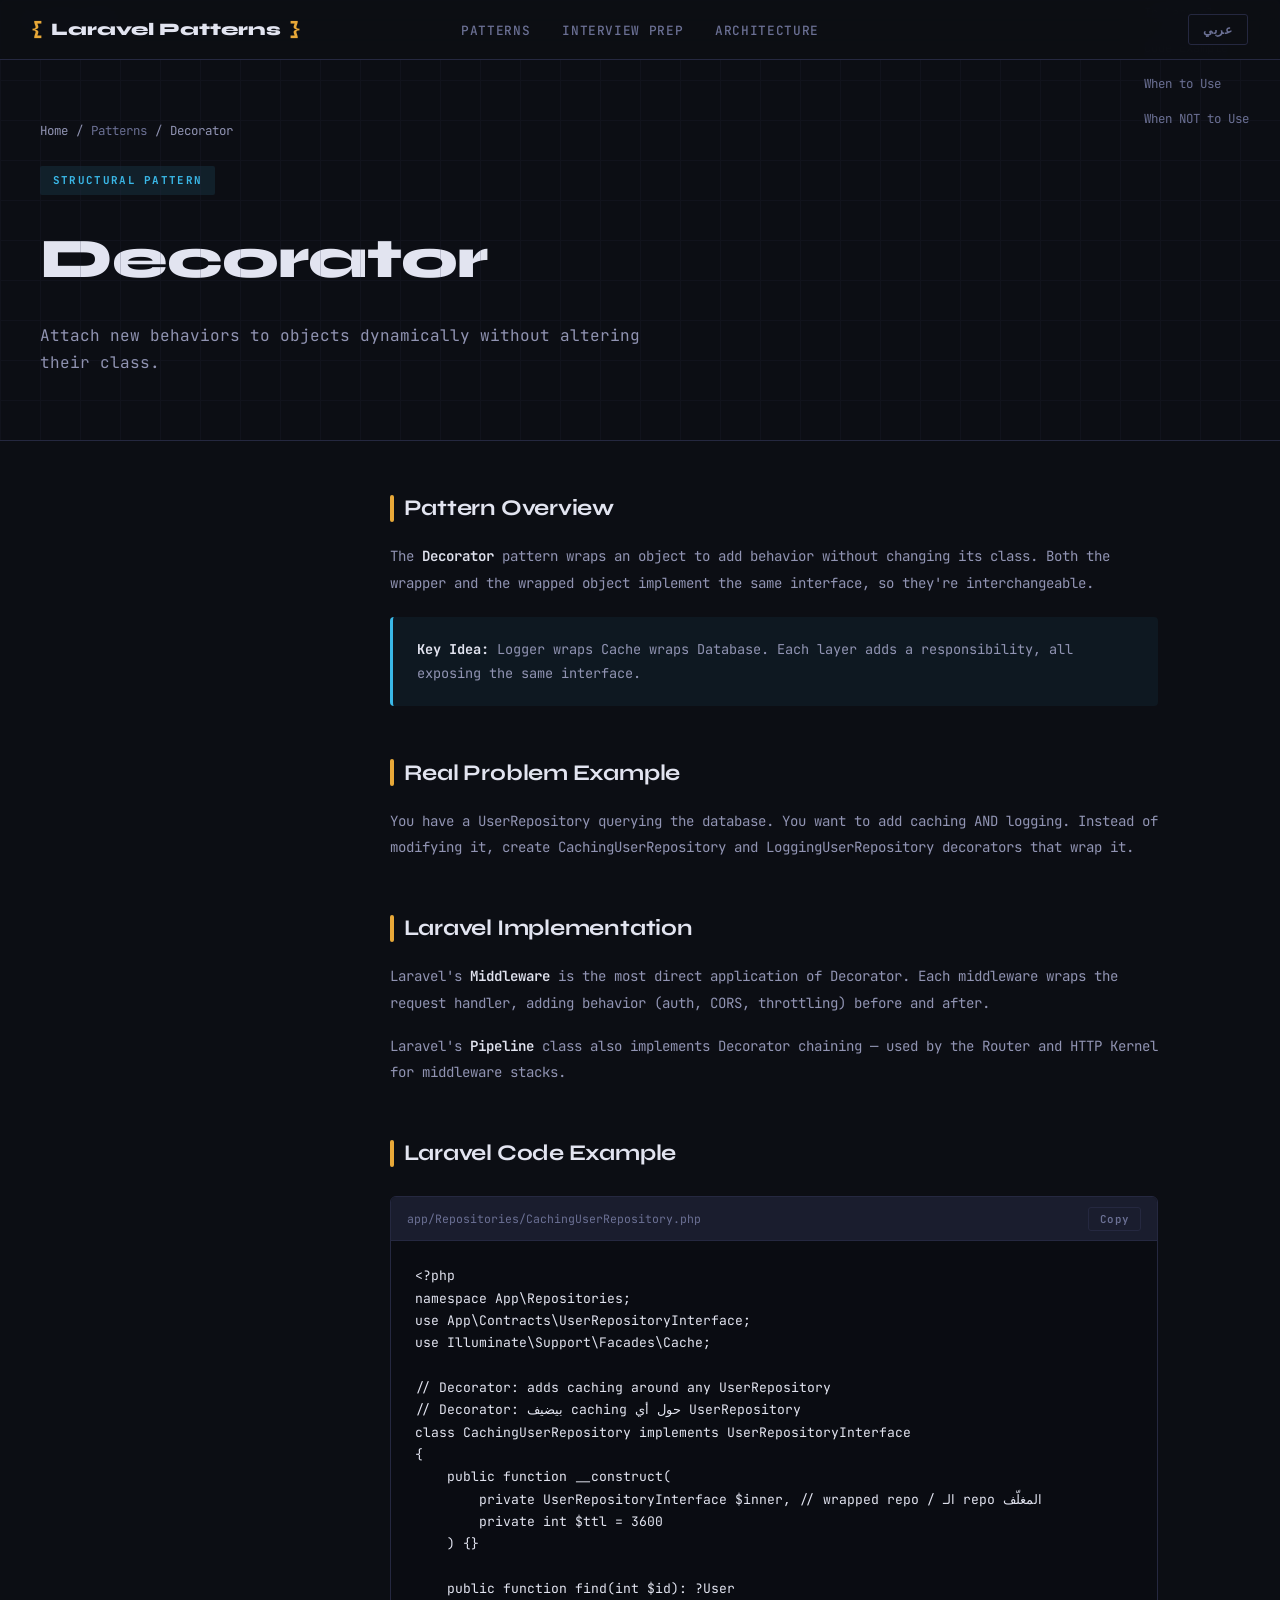
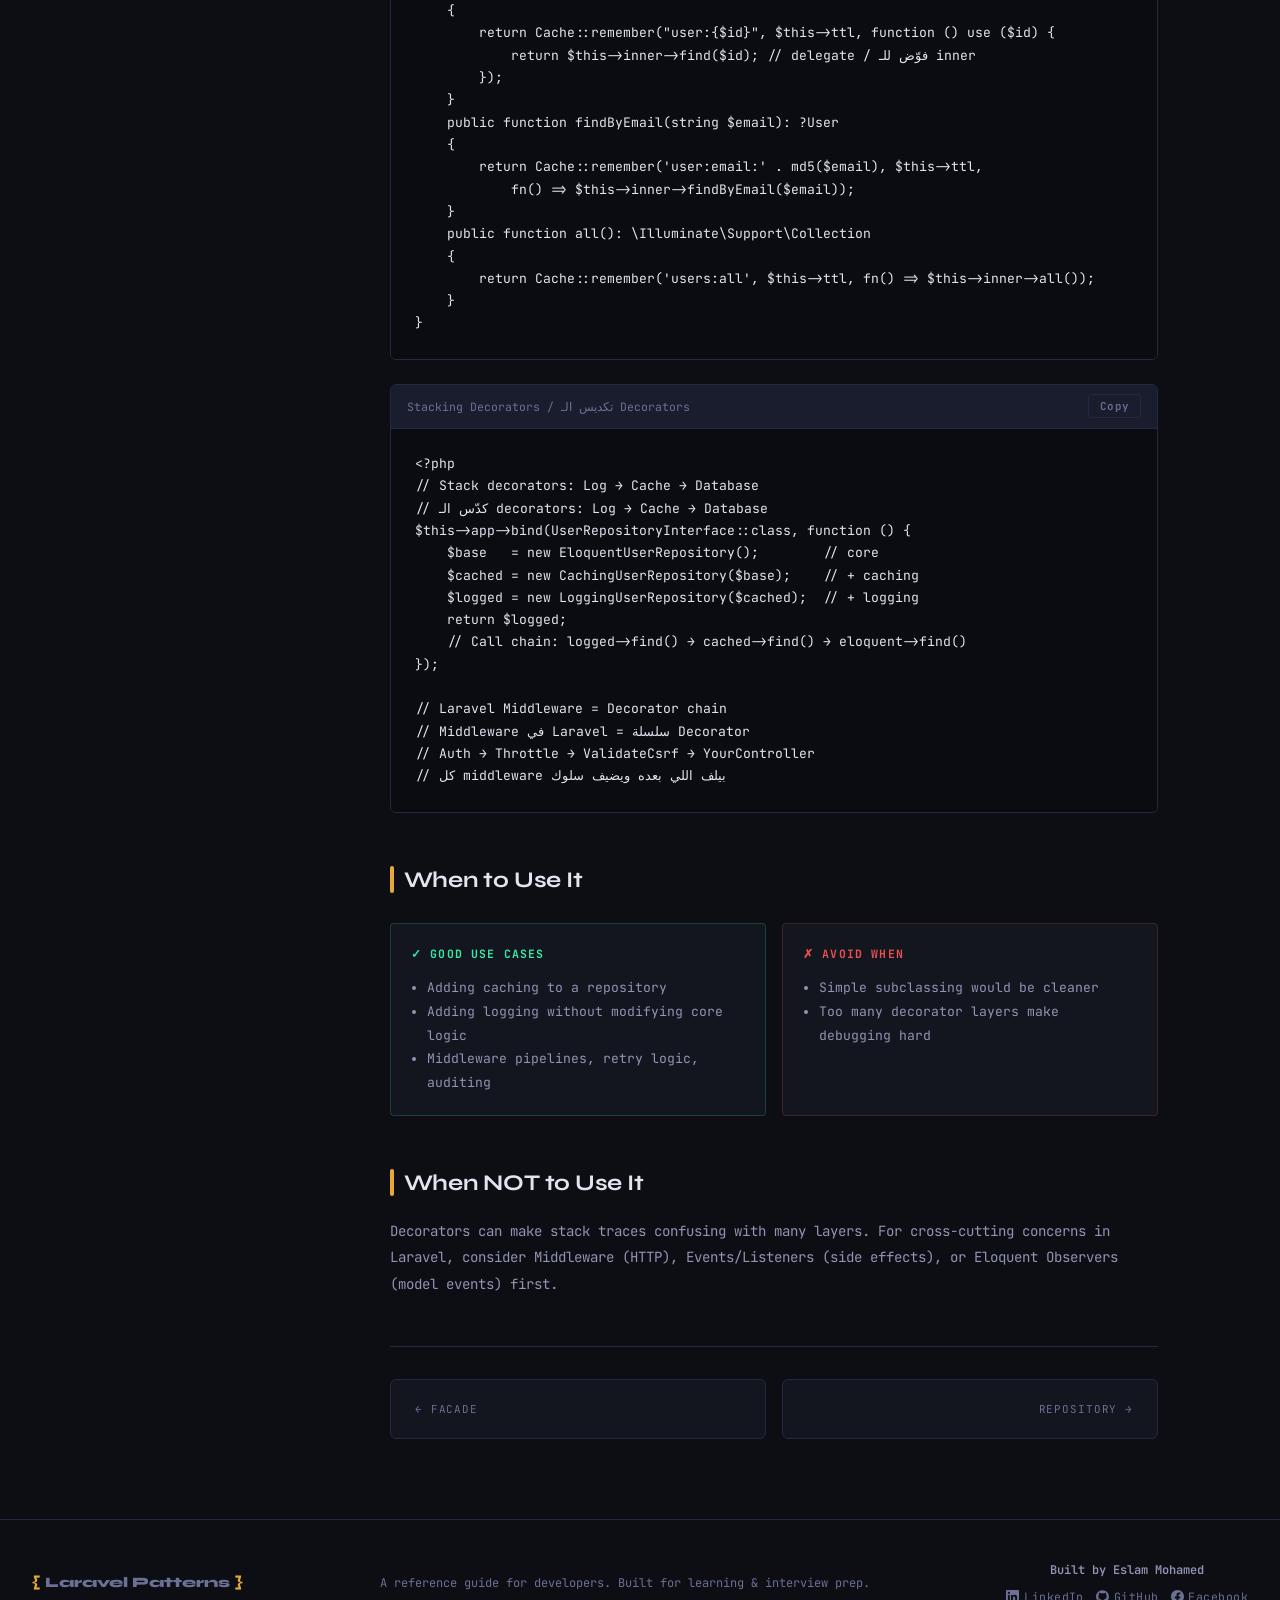
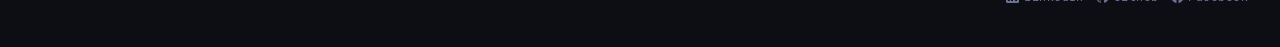
<file: patterns/decorator.html>
<!DOCTYPE html>
<html lang="en">
<head>
  <meta charset="UTF-8"/>
  <meta name="viewport" content="width=device-width,initial-scale=1.0"/>
  <title>Decorator — Laravel Design Patterns Hub</title>
  <link rel="stylesheet" href="../css/style.css"/>
</head>
<body data-pattern-id="decorator">
<nav>
  <a class="nav-logo" href="../index.html"><span>{</span> Laravel Patterns <span>}</span></a>
  <ul class="nav-links">
    <li><a href="../index.html#patterns" data-i18n="nav.patterns">Patterns</a></li>
    <li><a href="../index.html#interview" data-i18n="nav.interview">Interview Prep</a></li>
    <li><a href="../index.html#architecture" data-i18n="nav.architecture">Architecture</a></li>
  </ul>
</nav>

<header class="detail-hero">
  <div class="hero-grid-bg" style="opacity:0.2"></div>
  <div class="container">
    <div class="breadcrumb">
      <a href="../index.html"><span class="l-en">Home</span><span class="l-ar" style="display:none">الرئيسية</span></a>
      <span>/</span>
      <a href="../index.html#patterns" data-i18n="nav.patterns-bc">Patterns</a>
      <span>/</span>
      <span class="l-en">Decorator</span><span class="l-ar" style="display:none">Decorator</span>
    </div>
    <div class="detail-cat" data-catKey="Structural" style="background:rgba(58,184,232,0.1);color:var(--structural)">
      <span class="l-en">Structural Pattern</span><span class="l-ar" style="display:none">باترن هيكلي</span>
    </div>
    <h1 class="detail-title">
      <span class="l-en">Decorator</span><span class="l-ar" style="display:none">Decorator</span>
    </h1>
    <p class="detail-tagline">
      <span class="l-en">Attach new behaviors to objects dynamically without altering their class.</span><span class="l-ar" style="display:none">إضافة سلوكيات جديدة للـ objects ديناميكياً من غير تعديل كلاسها.</span>
    </p>
  </div>
</header>

<div class="detail-layout">
  <aside class="detail-sidebar">
    <nav class="toc">
      <div class="toc-title"><span class="l-en">On This Page</span><span class="l-ar" style="display:none">المحتويات</span></div>
      <ul class="toc-links">
        <li><a href="#overview"><span class="l-en">Overview</span><span class="l-ar" style="display:none">نظرة عامة</span></a></li>
        <li><a href="#problem"><span class="l-en">Real Problem</span><span class="l-ar" style="display:none">مشكلة حقيقية</span></a></li>
        <li><a href="#laravel"><span class="l-en">In Laravel</span><span class="l-ar" style="display:none">في Laravel</span></a></li>
        <li><a href="#code"><span class="l-en">Code Example</span><span class="l-ar" style="display:none">مثال كود</span></a></li>
        <li><a href="#when-use"><span class="l-en">When to Use</span><span class="l-ar" style="display:none">متى تستخدمه</span></a></li>
        <li><a href="#when-not"><span class="l-en">When NOT to Use</span><span class="l-ar" style="display:none">متى لا تستخدمه</span></a></li>
      </ul>
    </nav>
  </aside>

  <main class="detail-content">
<section id="overview">
      <h2 class="section-anchor"><span class="l-en">Pattern Overview</span><span class="l-ar" style="display:none">نظرة عامة على الباترن</span></h2>
      <p class="content-text"><span class="l-en">The <strong>Decorator</strong> pattern wraps an object to add behavior without changing its class. Both the wrapper and the wrapped object implement the same interface, so they're interchangeable.</span><span class="l-ar" style="display:none">باترن <strong>Decorator</strong> بيلف object عشان يضيف سلوك من غير ما يغير كلاسه. الـ wrapper والـ object المغلّف بينفذوا نفس الـ interface، عشان كده بيكونوا قابلين للتبادل.</span></p>
      <div class="callout callout-info"><span class="l-en"><strong>Key Idea:</strong> Logger wraps Cache wraps Database. Each layer adds a responsibility, all exposing the same interface.</span><span class="l-ar" style="display:none"><strong>الفكرة الأساسية:</strong> Logger بيلف Cache بيلف Database. كل طبقة بتضيف مسؤولية، وكلهم بيعرضوا نفس الـ interface.</span></div>
    </section>

    <section id="problem">
      <h2 class="section-anchor"><span class="l-en">Real Problem Example</span><span class="l-ar" style="display:none">مثال على مشكلة حقيقية</span></h2>
      <p class="content-text"><span class="l-en">You have a UserRepository querying the database. You want to add caching AND logging. Instead of modifying it, create CachingUserRepository and LoggingUserRepository decorators that wrap it.</span><span class="l-ar" style="display:none">عندك UserRepository بتستعلم من الـ database. عايز تضيف caching وlogging. بدل ما تعدل عليه، انشئ CachingUserRepository وLoggingUserRepository كـ decorators بتلفه.</span></p>
    </section>

    <section id="laravel">
      <h2 class="section-anchor"><span class="l-en">Laravel Implementation</span><span class="l-ar" style="display:none">التطبيق في Laravel</span></h2>
      <p class="content-text"><span class="l-en">Laravel's <strong>Middleware</strong> is the most direct application of Decorator. Each middleware wraps the request handler, adding behavior (auth, CORS, throttling) before and after.</span><span class="l-ar" style="display:none">الـ <strong>Middleware</strong> في Laravel هو أوضح تطبيق لـ Decorator. كل middleware بيلف الـ request handler ويضيف سلوك (auth, CORS, throttling) قبل وبعد.</span></p>
      <p class="content-text"><span class="l-en">Laravel's <strong>Pipeline</strong> class also implements Decorator chaining — used by the Router and HTTP Kernel for middleware stacks.</span><span class="l-ar" style="display:none">كلاس <strong>Pipeline</strong> في Laravel كمان بينفذ Decorator chaining — بيستخدمه الـ Router وHTTP Kernel لـ middleware stacks.</span></p>
    </section>

    <section id="code">
      <h2 class="section-anchor"><span class="l-en">Laravel Code Example</span><span class="l-ar" style="display:none">مثال كود Laravel</span></h2>
      <div class="code-block-wrap">
        <div class="code-header"><span class="code-filename">app/Repositories/CachingUserRepository.php</span><button class="copy-btn">Copy</button></div>
        <pre><code class="language-php">&lt;?php
namespace App\Repositories;
use App\Contracts\UserRepositoryInterface;
use Illuminate\Support\Facades\Cache;

// Decorator: adds caching around any UserRepository
// Decorator: بيضيف caching حول أي UserRepository
class CachingUserRepository implements UserRepositoryInterface
{
    public function __construct(
        private UserRepositoryInterface $inner, // wrapped repo / الـ repo المغلّف
        private int $ttl = 3600
    ) {}

    public function find(int $id): ?User
    {
        return Cache::remember("user:{$id}", $this-&gt;ttl, function () use ($id) {
            return $this-&gt;inner-&gt;find($id); // delegate / فوّض للـ inner
        });
    }
    public function findByEmail(string $email): ?User
    {
        return Cache::remember('user:email:' . md5($email), $this-&gt;ttl,
            fn() =&gt; $this-&gt;inner-&gt;findByEmail($email));
    }
    public function all(): \Illuminate\Support\Collection
    {
        return Cache::remember('users:all', $this-&gt;ttl, fn() =&gt; $this-&gt;inner-&gt;all());
    }
}</code></pre>
      </div>
      <div class="code-block-wrap">
        <div class="code-header"><span class="code-filename">Stacking Decorators / تكديس الـ Decorators</span><button class="copy-btn">Copy</button></div>
        <pre><code class="language-php">&lt;?php
// Stack decorators: Log → Cache → Database
// كدّس الـ decorators: Log → Cache → Database
$this-&gt;app-&gt;bind(UserRepositoryInterface::class, function () {
    $base   = new EloquentUserRepository();        // core
    $cached = new CachingUserRepository($base);    // + caching
    $logged = new LoggingUserRepository($cached);  // + logging
    return $logged;
    // Call chain: logged-&gt;find() → cached-&gt;find() → eloquent-&gt;find()
});

// Laravel Middleware = Decorator chain
// Middleware في Laravel = سلسلة Decorator
// Auth → Throttle → ValidateCsrf → YourController
// كل middleware بيلف اللي بعده ويضيف سلوك</code></pre>
      </div>
    </section>

    <section id="when-use">
      <h2 class="section-anchor"><span class="l-en">When to Use It</span><span class="l-ar" style="display:none">متى تستخدمه</span></h2>
      <div class="do-dont">
        <div class="do-box">
          <h4><span class="l-en">✓ Good Use Cases</span><span class="l-ar" style="display:none">✓ حالات جيدة</span></h4>
          <ul><span class="l-en"><li>Adding caching to a repository</li><li>Adding logging without modifying core logic</li><li>Middleware pipelines, retry logic, auditing</li></span><span class="l-ar" style="display:none"><li>إضافة caching لـ repository</li><li>إضافة logging من غير تعديل الـ core logic</li><li>Middleware pipelines وretry logic والـ auditing</li></span></ul>
        </div>
        <div class="dont-box">
          <h4><span class="l-en">✗ Avoid When</span><span class="l-ar" style="display:none">✗ تجنبه عندما</span></h4>
          <ul><span class="l-en"><li>Simple subclassing would be cleaner</li><li>Too many decorator layers make debugging hard</li></span><span class="l-ar" style="display:none"><li>الـ subclassing البسيط سيكون أنظف</li><li>طبقات decorator كتير بتصعّب الـ debugging</li></span></ul>
        </div>
      </div>
    </section>

    <section id="when-not">
      <h2 class="section-anchor"><span class="l-en">When NOT to Use It</span><span class="l-ar" style="display:none">متى لا تستخدمه</span></h2>
      <p class="content-text"><span class="l-en">Decorators can make stack traces confusing with many layers. For cross-cutting concerns in Laravel, consider Middleware (HTTP), Events/Listeners (side effects), or Eloquent Observers (model events) first.</span><span class="l-ar" style="display:none">الـ Decorators ممكن تخلي الـ stack traces محيّرة مع كتر الطبقات. للـ cross-cutting concerns في Laravel، فكر في Middleware (HTTP) أو Events/Listeners (side effects) أو Eloquent Observers (model events) الأول.</span></p>
    </section>
    <div class="pattern-nav">
      <a href="facade.html"><span class="l-en">← Facade</span><span class="l-ar" style="display:none">Facade →</span></a>
      <a href="repository.html" class="next"><span class="l-en">Repository →</span><span class="l-ar" style="display:none">← Repository</span></a>
    </div>
  </main>
</div>

<footer>
  <div class="footer-logo"><span>{</span> Laravel Patterns <span>}</span></div>
  <div class="footer-note" data-i18n="footer.note">
    <span class="l-en">A reference guide for developers. Built for learning &amp; interview prep. Arabic &amp; English.</span>
    <span class="l-ar" style="display:none">دليل مرجعي للمطورين. مبني للتعلم والتحضير للمقابلات. بالعربي والانجليزي.</span>
  </div>
  <div class="footer-author" style="text-align: center;">
    <span class="footer-author-name">
      <span class="l-en">Built by Eslam Mohamed</span>
      <span class="l-ar" style="display:none">من تصميم إسلام محمد</span>
    </span>
    <div class="footer-social">
      <a href="https://www.linkedin.com/in/eslam-mohamed-marey" target="_blank" rel="noopener">
        <svg width="13" height="13" viewBox="0 0 24 24" fill="currentColor"><path d="M20.447 20.452h-3.554v-5.569c0-1.328-.027-3.037-1.852-3.037-1.853 0-2.136 1.445-2.136 2.939v5.667H9.351V9h3.414v1.561h.046c.477-.9 1.637-1.85 3.37-1.85 3.601 0 4.267 2.37 4.267 5.455v6.286zM5.337 7.433a2.062 2.062 0 0 1-2.063-2.065 2.064 2.064 0 1 1 2.063 2.065zm1.782 13.019H3.555V9h3.564v11.452zM22.225 0H1.771C.792 0 0 .774 0 1.729v20.542C0 23.227.792 24 1.771 24h20.451C23.2 24 24 23.227 24 22.271V1.729C24 .774 23.2 0 22.222 0h.003z"/></svg>
        LinkedIn
      </a>
      <a href="https://github.com/eslamar3y" target="_blank" rel="noopener">
        <svg width="13" height="13" viewBox="0 0 24 24" fill="currentColor"><path d="M12 .297c-6.63 0-12 5.373-12 12 0 5.303 3.438 9.8 8.205 11.385.6.113.82-.258.82-.577 0-.285-.01-1.04-.015-2.04-3.338.724-4.042-1.61-4.042-1.61C4.422 18.07 3.633 17.7 3.633 17.7c-1.087-.744.084-.729.084-.729 1.205.084 1.838 1.236 1.838 1.236 1.07 1.835 2.809 1.305 3.495.998.108-.776.417-1.305.76-1.605-2.665-.3-5.466-1.332-5.466-5.93 0-1.31.465-2.38 1.235-3.22-.135-.303-.54-1.523.105-3.176 0 0 1.005-.322 3.3 1.23.96-.267 1.98-.399 3-.405 1.02.006 2.04.138 3 .405 2.28-1.552 3.285-1.23 3.285-1.23.645 1.653.24 2.873.12 3.176.765.84 1.23 1.91 1.23 3.22 0 4.61-2.805 5.625-5.475 5.92.42.36.81 1.096.81 2.22 0 1.606-.015 2.896-.015 3.286 0 .315.21.69.825.57C20.565 22.092 24 17.592 24 12.297c0-6.627-5.373-12-12-12"/></svg>
        GitHub
      </a>
      <a href="https://facebook.com/eslamar3y" target="_blank" rel="noopener">
        <svg width="13" height="13" viewBox="0 0 24 24" fill="currentColor"><path d="M24 12.073c0-6.627-5.373-12-12-12s-12 5.373-12 12c0 5.99 4.388 10.954 10.125 11.854v-8.385H7.078v-3.47h3.047V9.43c0-3.007 1.792-4.669 4.533-4.669 1.312 0 2.686.235 2.686.235v2.953H15.83c-1.491 0-1.956.925-1.956 1.874v2.25h3.328l-.532 3.47h-2.796v8.385C19.612 23.027 24 18.062 24 12.073z"/></svg>
        Facebook
      </a>
    </div>
  </div>
</footer>
<script src="../js/i18n.js"></script>
<script src="../js/main.js"></script>
</body>
</html>
</file>
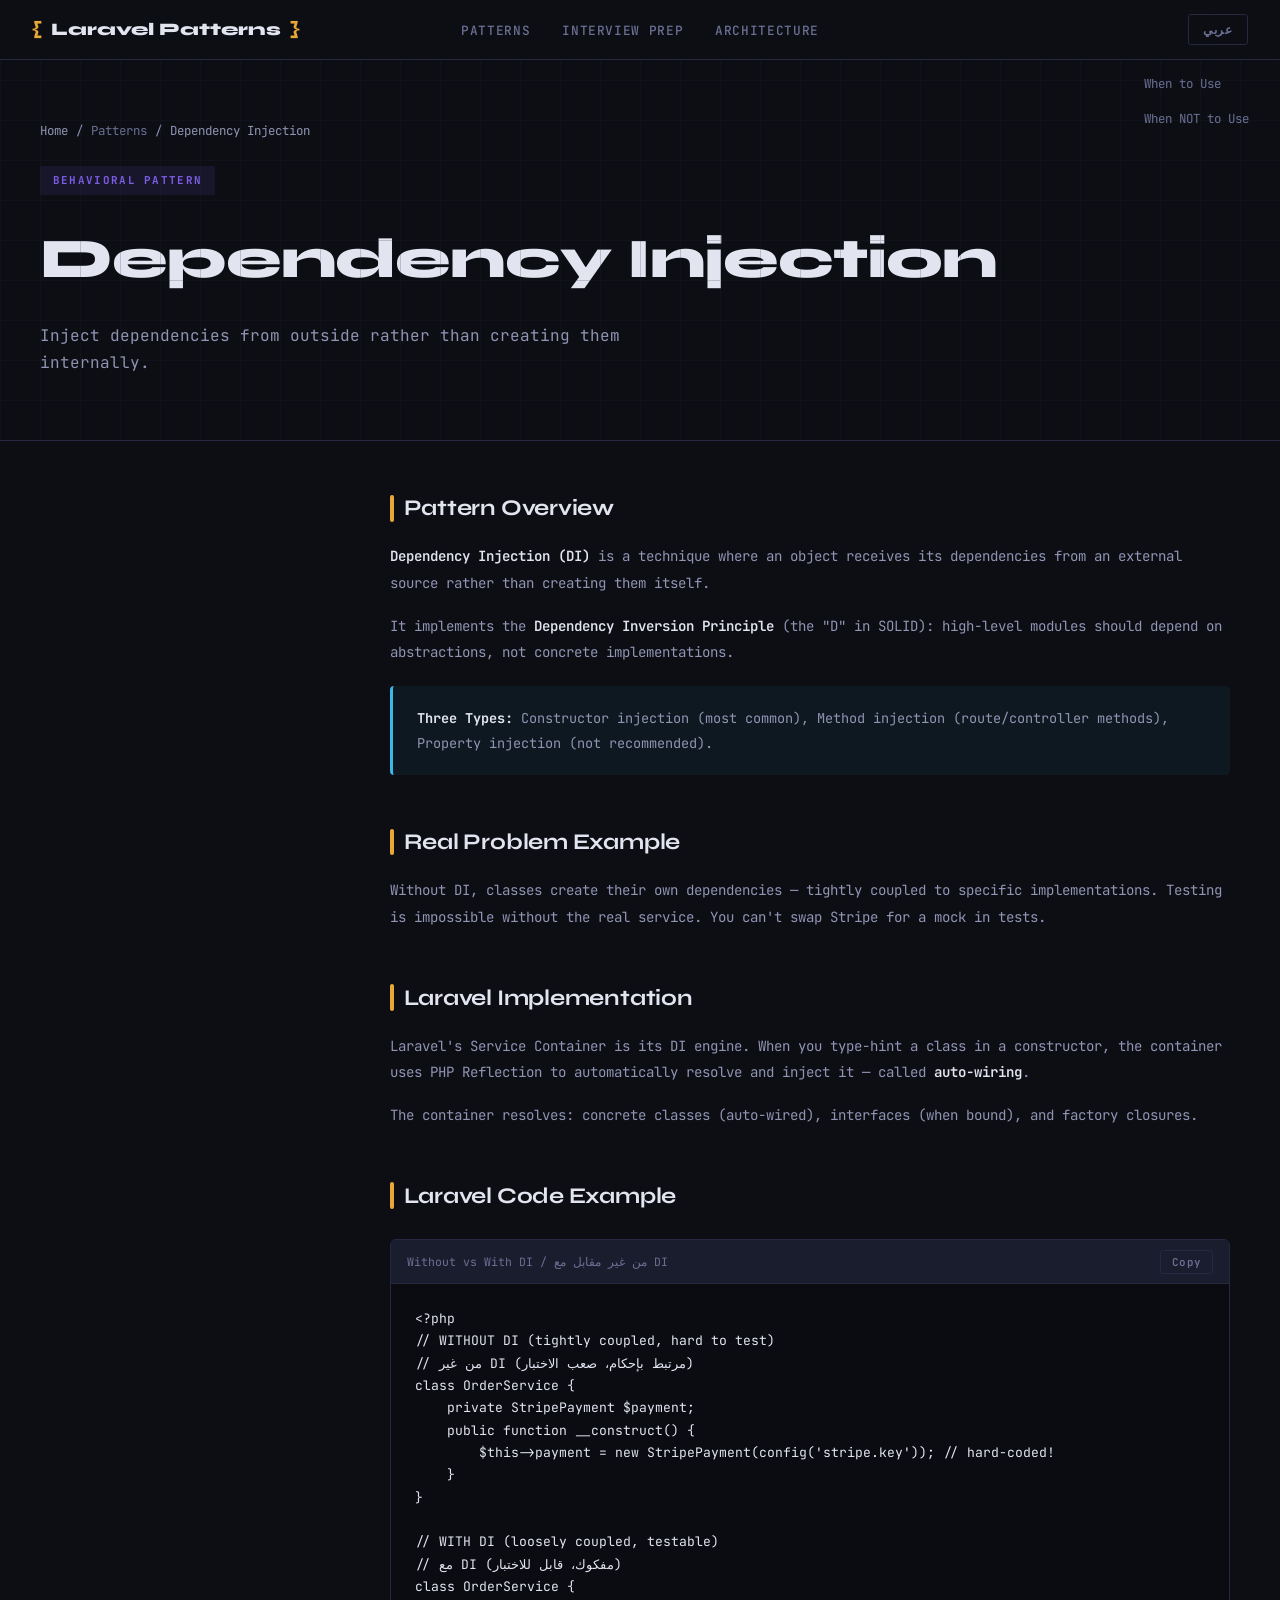
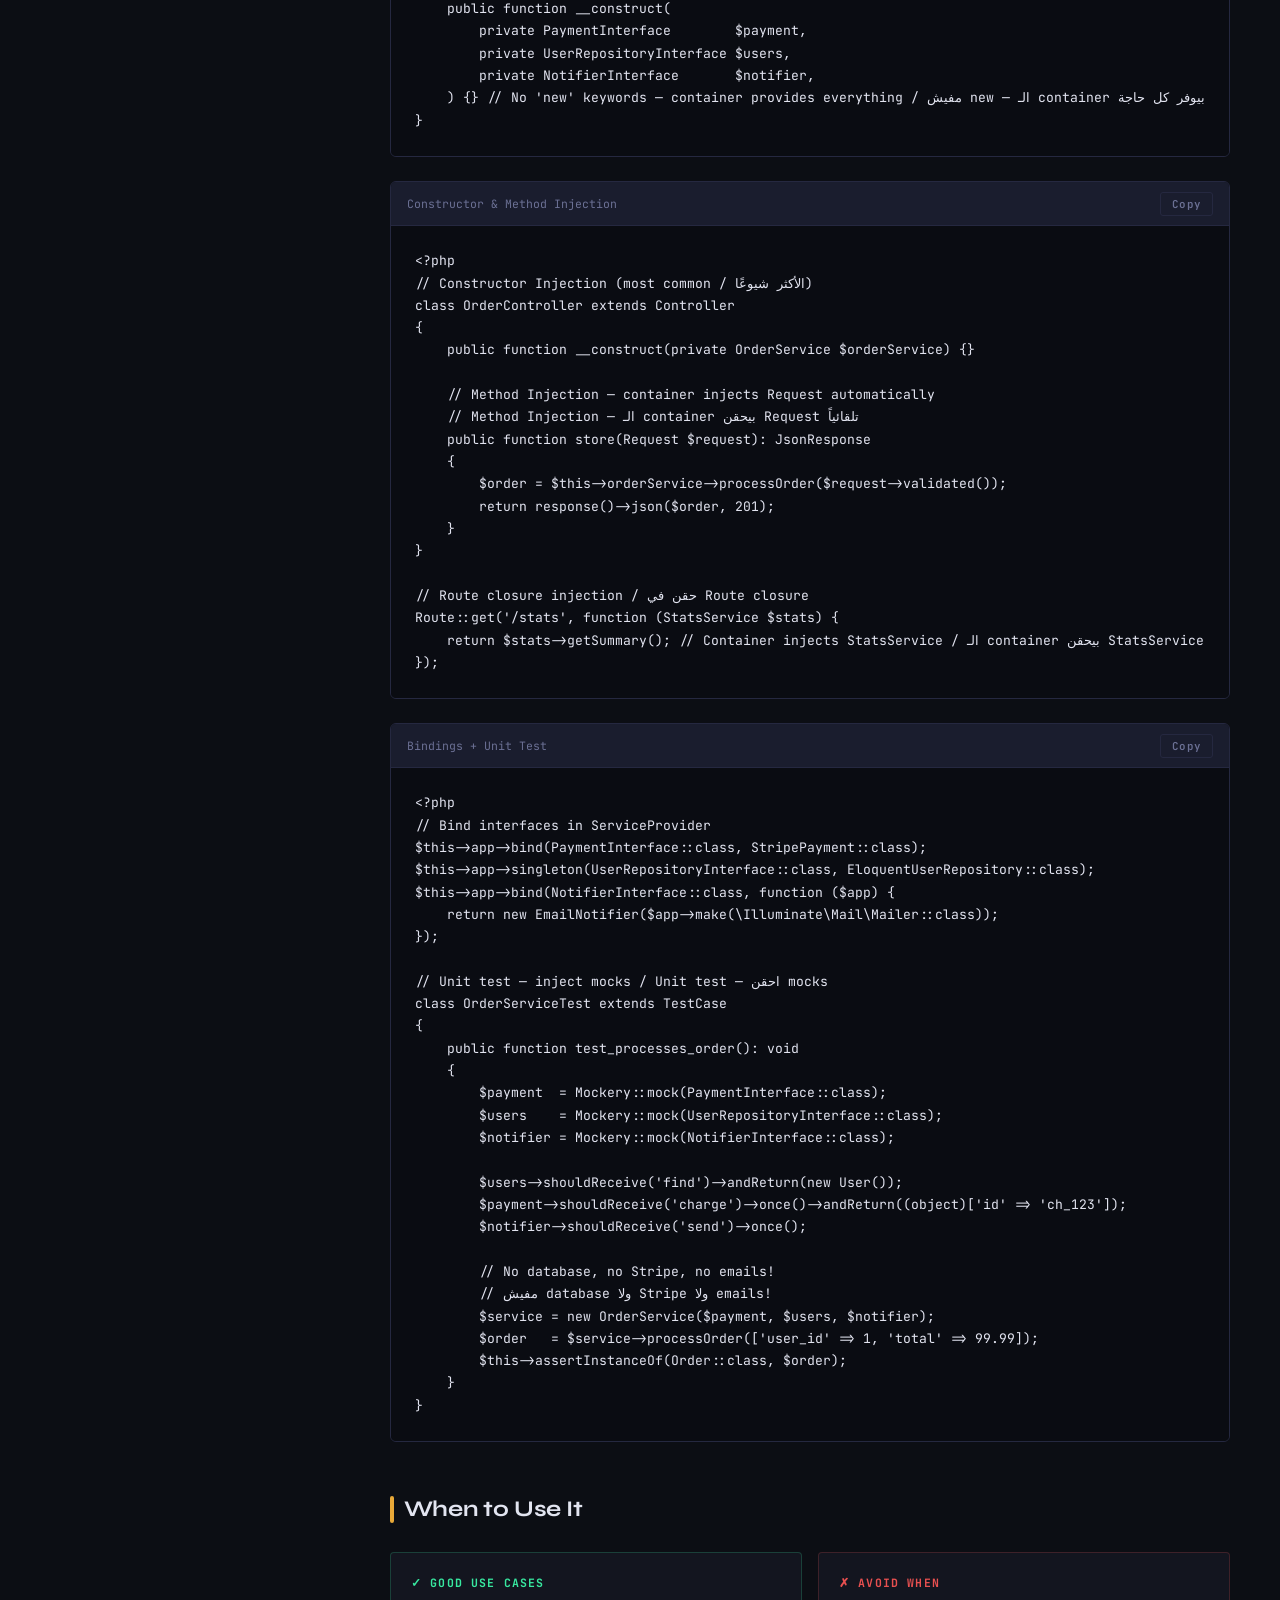
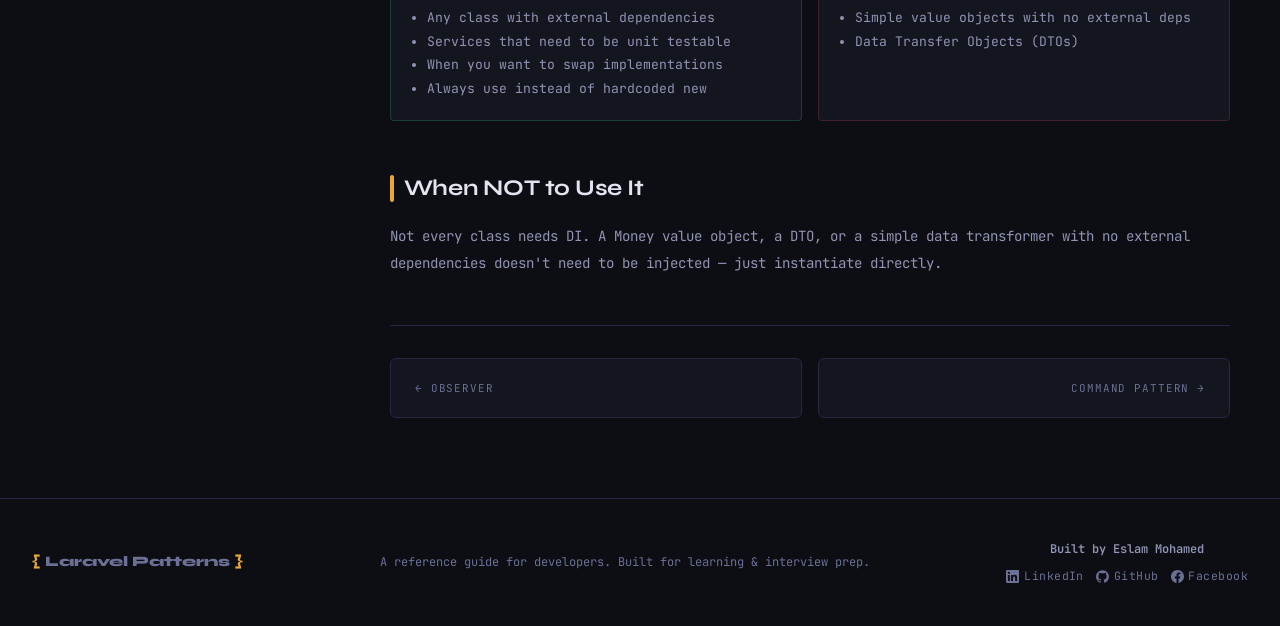
<file: patterns/dependency-injection.html>
<!DOCTYPE html>
<html lang="en">
<head>
  <meta charset="UTF-8"/>
  <meta name="viewport" content="width=device-width,initial-scale=1.0"/>
  <title>Dependency Injection — Laravel Design Patterns Hub</title>
  <link rel="stylesheet" href="../css/style.css"/>
</head>
<body data-pattern-id="dependency-injection">
<nav>
  <a class="nav-logo" href="../index.html"><span>{</span> Laravel Patterns <span>}</span></a>
  <ul class="nav-links">
    <li><a href="../index.html#patterns" data-i18n="nav.patterns">Patterns</a></li>
    <li><a href="../index.html#interview" data-i18n="nav.interview">Interview Prep</a></li>
    <li><a href="../index.html#architecture" data-i18n="nav.architecture">Architecture</a></li>
  </ul>
</nav>

<header class="detail-hero">
  <div class="hero-grid-bg" style="opacity:0.2"></div>
  <div class="container">
    <div class="breadcrumb">
      <a href="../index.html"><span class="l-en">Home</span><span class="l-ar" style="display:none">الرئيسية</span></a>
      <span>/</span>
      <a href="../index.html#patterns" data-i18n="nav.patterns-bc">Patterns</a>
      <span>/</span>
      <span class="l-en">Dependency Injection</span><span class="l-ar" style="display:none">Dependency Injection</span>
    </div>
    <div class="detail-cat" data-catKey="Behavioral" style="background:rgba(126,93,232,0.1);color:var(--behavioral)">
      <span class="l-en">Behavioral Pattern</span><span class="l-ar" style="display:none">باترن سلوكي</span>
    </div>
    <h1 class="detail-title">
      <span class="l-en">Dependency Injection</span><span class="l-ar" style="display:none">Dependency Injection</span>
    </h1>
    <p class="detail-tagline">
      <span class="l-en">Inject dependencies from outside rather than creating them internally.</span><span class="l-ar" style="display:none">حقن الـ dependencies من الخارج بدل ما الكلاس ينشئها بنفسها.</span>
    </p>
  </div>
</header>

<div class="detail-layout">
  <aside class="detail-sidebar">
    <nav class="toc">
      <div class="toc-title"><span class="l-en">On This Page</span><span class="l-ar" style="display:none">المحتويات</span></div>
      <ul class="toc-links">
        <li><a href="#overview"><span class="l-en">Overview</span><span class="l-ar" style="display:none">نظرة عامة</span></a></li>
        <li><a href="#problem"><span class="l-en">Real Problem</span><span class="l-ar" style="display:none">مشكلة حقيقية</span></a></li>
        <li><a href="#laravel"><span class="l-en">In Laravel</span><span class="l-ar" style="display:none">في Laravel</span></a></li>
        <li><a href="#code"><span class="l-en">Code Example</span><span class="l-ar" style="display:none">مثال كود</span></a></li>
        <li><a href="#when-use"><span class="l-en">When to Use</span><span class="l-ar" style="display:none">متى تستخدمه</span></a></li>
        <li><a href="#when-not"><span class="l-en">When NOT to Use</span><span class="l-ar" style="display:none">متى لا تستخدمه</span></a></li>
      </ul>
    </nav>
  </aside>

  <main class="detail-content">
<section id="overview">
      <h2 class="section-anchor"><span class="l-en">Pattern Overview</span><span class="l-ar" style="display:none">نظرة عامة على الباترن</span></h2>
      <p class="content-text"><span class="l-en"><strong>Dependency Injection (DI)</strong> is a technique where an object receives its dependencies from an external source rather than creating them itself.</span><span class="l-ar" style="display:none"><strong>Dependency Injection (DI)</strong> هي تقنية بيتلقى فيها الـ object الـ dependencies بتاعته من مصدر خارجي بدل ما ينشئها بنفسه.</span></p>
      <p class="content-text"><span class="l-en">It implements the <strong>Dependency Inversion Principle</strong> (the "D" in SOLID): high-level modules should depend on abstractions, not concrete implementations.</span><span class="l-ar" style="display:none">بينفذ <strong>Dependency Inversion Principle</strong> (الـ "D" في SOLID): الـ modules عالية المستوى لازم تعتمد على abstractions، مش على implementations كونكريت.</span></p>
      <div class="callout callout-info"><span class="l-en"><strong>Three Types:</strong> Constructor injection (most common), Method injection (route/controller methods), Property injection (not recommended).</span><span class="l-ar" style="display:none"><strong>ثلاث أنواع:</strong> Constructor injection (الأكثر شيوعاً)، Method injection (routes/controllers)، Property injection (مش مُوصى به).</span></div>
    </section>

    <section id="problem">
      <h2 class="section-anchor"><span class="l-en">Real Problem Example</span><span class="l-ar" style="display:none">مثال على مشكلة حقيقية</span></h2>
      <p class="content-text"><span class="l-en">Without DI, classes create their own dependencies — tightly coupled to specific implementations. Testing is impossible without the real service. You can't swap Stripe for a mock in tests.</span><span class="l-ar" style="display:none">من غير DI، الكلاسات بتنشئ الـ dependencies بنفسها — مرتبطة بإحكام بـ implementations محددة. الاختبار مستحيل من غير الخدمة الحقيقية. ما تقدرش تبدل Stripe بـ mock في الـ tests.</span></p>
    </section>

    <section id="laravel">
      <h2 class="section-anchor"><span class="l-en">Laravel Implementation</span><span class="l-ar" style="display:none">التطبيق في Laravel</span></h2>
      <p class="content-text"><span class="l-en">Laravel's Service Container is its DI engine. When you type-hint a class in a constructor, the container uses PHP Reflection to automatically resolve and inject it — called <strong>auto-wiring</strong>.</span><span class="l-ar" style="display:none">الـ Service Container في Laravel هو محرك الـ DI بتاعه. لما تعمل type-hint لكلاس في constructor، الـ container بيستخدم PHP Reflection عشان يحله ويحقنه تلقائياً — بيتسمى <strong>auto-wiring</strong>.</span></p>
      <p class="content-text"><span class="l-en">The container resolves: concrete classes (auto-wired), interfaces (when bound), and factory closures.</span><span class="l-ar" style="display:none">الـ container بيحل: كلاسات concrete (auto-wired)، interfaces (لما تكون مربوطة)، وfactory closures.</span></p>
    </section>

    <section id="code">
      <h2 class="section-anchor"><span class="l-en">Laravel Code Example</span><span class="l-ar" style="display:none">مثال كود Laravel</span></h2>
      <div class="code-block-wrap">
        <div class="code-header"><span class="code-filename">Without vs With DI / من غير مقابل مع DI</span><button class="copy-btn">Copy</button></div>
        <pre><code class="language-php">&lt;?php
// WITHOUT DI (tightly coupled, hard to test)
// من غير DI (مرتبط بإحكام، صعب الاختبار)
class OrderService {
    private StripePayment $payment;
    public function __construct() {
        $this-&gt;payment = new StripePayment(config('stripe.key')); // hard-coded!
    }
}

// WITH DI (loosely coupled, testable)
// مع DI (مفكوك، قابل للاختبار)
class OrderService {
    public function __construct(
        private PaymentInterface        $payment,
        private UserRepositoryInterface $users,
        private NotifierInterface       $notifier,
    ) {} // No 'new' keywords — container provides everything / مفيش new — الـ container بيوفر كل حاجة
}</code></pre>
      </div>
      <div class="code-block-wrap">
        <div class="code-header"><span class="code-filename">Constructor & Method Injection</span><button class="copy-btn">Copy</button></div>
        <pre><code class="language-php">&lt;?php
// Constructor Injection (most common / الأكثر شيوعًا)
class OrderController extends Controller
{
    public function __construct(private OrderService $orderService) {}

    // Method Injection — container injects Request automatically
    // Method Injection — الـ container بيحقن Request تلقائياً
    public function store(Request $request): JsonResponse
    {
        $order = $this-&gt;orderService-&gt;processOrder($request-&gt;validated());
        return response()-&gt;json($order, 201);
    }
}

// Route closure injection / حقن في Route closure
Route::get('/stats', function (StatsService $stats) {
    return $stats-&gt;getSummary(); // Container injects StatsService / الـ container بيحقن StatsService
});</code></pre>
      </div>
      <div class="code-block-wrap">
        <div class="code-header"><span class="code-filename">Bindings + Unit Test</span><button class="copy-btn">Copy</button></div>
        <pre><code class="language-php">&lt;?php
// Bind interfaces in ServiceProvider
$this-&gt;app-&gt;bind(PaymentInterface::class, StripePayment::class);
$this-&gt;app-&gt;singleton(UserRepositoryInterface::class, EloquentUserRepository::class);
$this-&gt;app-&gt;bind(NotifierInterface::class, function ($app) {
    return new EmailNotifier($app-&gt;make(\Illuminate\Mail\Mailer::class));
});

// Unit test — inject mocks / Unit test — احقن mocks
class OrderServiceTest extends TestCase
{
    public function test_processes_order(): void
    {
        $payment  = Mockery::mock(PaymentInterface::class);
        $users    = Mockery::mock(UserRepositoryInterface::class);
        $notifier = Mockery::mock(NotifierInterface::class);

        $users-&gt;shouldReceive('find')-&gt;andReturn(new User());
        $payment-&gt;shouldReceive('charge')-&gt;once()-&gt;andReturn((object)['id' =&gt; 'ch_123']);
        $notifier-&gt;shouldReceive('send')-&gt;once();

        // No database, no Stripe, no emails!
        // مفيش database ولا Stripe ولا emails!
        $service = new OrderService($payment, $users, $notifier);
        $order   = $service-&gt;processOrder(['user_id' =&gt; 1, 'total' =&gt; 99.99]);
        $this-&gt;assertInstanceOf(Order::class, $order);
    }
}</code></pre>
      </div>
    </section>

    <section id="when-use">
      <h2 class="section-anchor"><span class="l-en">When to Use It</span><span class="l-ar" style="display:none">متى تستخدمه</span></h2>
      <div class="do-dont">
        <div class="do-box">
          <h4><span class="l-en">✓ Good Use Cases</span><span class="l-ar" style="display:none">✓ حالات جيدة</span></h4>
          <ul><span class="l-en"><li>Any class with external dependencies</li><li>Services that need to be unit testable</li><li>When you want to swap implementations</li><li>Always use instead of hardcoded new</li></span><span class="l-ar" style="display:none"><li>أي كلاس عنده dependencies خارجية</li><li>Services محتاجة unit testing</li><li>لما عايز تبدل الـ implementations</li><li>دايماً بدل الـ new المكتوبة بشكل ثابت</li></span></ul>
        </div>
        <div class="dont-box">
          <h4><span class="l-en">✗ Avoid When</span><span class="l-ar" style="display:none">✗ تجنبه عندما</span></h4>
          <ul><span class="l-en"><li>Simple value objects with no external deps</li><li>Data Transfer Objects (DTOs)</li></span><span class="l-ar" style="display:none"><li>Value objects بسيطة من غير external deps</li><li>Data Transfer Objects (DTOs)</li></span></ul>
        </div>
      </div>
    </section>

    <section id="when-not">
      <h2 class="section-anchor"><span class="l-en">When NOT to Use It</span><span class="l-ar" style="display:none">متى لا تستخدمه</span></h2>
      <p class="content-text"><span class="l-en">Not every class needs DI. A Money value object, a DTO, or a simple data transformer with no external dependencies doesn't need to be injected — just instantiate directly.</span><span class="l-ar" style="display:none">مش كل كلاس محتاج DI. Money value object أو DTO أو data transformer بسيط من غير external dependencies مش محتاج حقن — انشئه مباشرة.</span></p>
    </section>
    <div class="pattern-nav">
      <a href="observer.html"><span class="l-en">← Observer</span><span class="l-ar" style="display:none">Observer →</span></a>
      <a href="command.html" class="next"><span class="l-en">Command Pattern →</span><span class="l-ar" style="display:none">← Command Pattern</span></a>
    </div>
  </main>
</div>

<footer>
  <div class="footer-logo"><span>{</span> Laravel Patterns <span>}</span></div>
  <div class="footer-note" data-i18n="footer.note">
    <span class="l-en">A reference guide for developers. Built for learning &amp; interview prep. Arabic &amp; English.</span>
    <span class="l-ar" style="display:none">دليل مرجعي للمطورين. مبني للتعلم والتحضير للمقابلات. بالعربي والانجليزي.</span>
  </div>
  <div class="footer-author" style="text-align: center;">
    <span class="footer-author-name">
      <span class="l-en">Built by Eslam Mohamed</span>
      <span class="l-ar" style="display:none">من تصميم إسلام محمد</span>
    </span>
    <div class="footer-social">
      <a href="https://www.linkedin.com/in/eslam-mohamed-marey" target="_blank" rel="noopener">
        <svg width="13" height="13" viewBox="0 0 24 24" fill="currentColor"><path d="M20.447 20.452h-3.554v-5.569c0-1.328-.027-3.037-1.852-3.037-1.853 0-2.136 1.445-2.136 2.939v5.667H9.351V9h3.414v1.561h.046c.477-.9 1.637-1.85 3.37-1.85 3.601 0 4.267 2.37 4.267 5.455v6.286zM5.337 7.433a2.062 2.062 0 0 1-2.063-2.065 2.064 2.064 0 1 1 2.063 2.065zm1.782 13.019H3.555V9h3.564v11.452zM22.225 0H1.771C.792 0 0 .774 0 1.729v20.542C0 23.227.792 24 1.771 24h20.451C23.2 24 24 23.227 24 22.271V1.729C24 .774 23.2 0 22.222 0h.003z"/></svg>
        LinkedIn
      </a>
      <a href="https://github.com/eslamar3y" target="_blank" rel="noopener">
        <svg width="13" height="13" viewBox="0 0 24 24" fill="currentColor"><path d="M12 .297c-6.63 0-12 5.373-12 12 0 5.303 3.438 9.8 8.205 11.385.6.113.82-.258.82-.577 0-.285-.01-1.04-.015-2.04-3.338.724-4.042-1.61-4.042-1.61C4.422 18.07 3.633 17.7 3.633 17.7c-1.087-.744.084-.729.084-.729 1.205.084 1.838 1.236 1.838 1.236 1.07 1.835 2.809 1.305 3.495.998.108-.776.417-1.305.76-1.605-2.665-.3-5.466-1.332-5.466-5.93 0-1.31.465-2.38 1.235-3.22-.135-.303-.54-1.523.105-3.176 0 0 1.005-.322 3.3 1.23.96-.267 1.98-.399 3-.405 1.02.006 2.04.138 3 .405 2.28-1.552 3.285-1.23 3.285-1.23.645 1.653.24 2.873.12 3.176.765.84 1.23 1.91 1.23 3.22 0 4.61-2.805 5.625-5.475 5.92.42.36.81 1.096.81 2.22 0 1.606-.015 2.896-.015 3.286 0 .315.21.69.825.57C20.565 22.092 24 17.592 24 12.297c0-6.627-5.373-12-12-12"/></svg>
        GitHub
      </a>
      <a href="https://facebook.com/eslamar3y" target="_blank" rel="noopener">
        <svg width="13" height="13" viewBox="0 0 24 24" fill="currentColor"><path d="M24 12.073c0-6.627-5.373-12-12-12s-12 5.373-12 12c0 5.99 4.388 10.954 10.125 11.854v-8.385H7.078v-3.47h3.047V9.43c0-3.007 1.792-4.669 4.533-4.669 1.312 0 2.686.235 2.686.235v2.953H15.83c-1.491 0-1.956.925-1.956 1.874v2.25h3.328l-.532 3.47h-2.796v8.385C19.612 23.027 24 18.062 24 12.073z"/></svg>
        Facebook
      </a>
    </div>
  </div>
</footer>
<script src="../js/i18n.js"></script>
<script src="../js/main.js"></script>
</body>
</html>
</file>
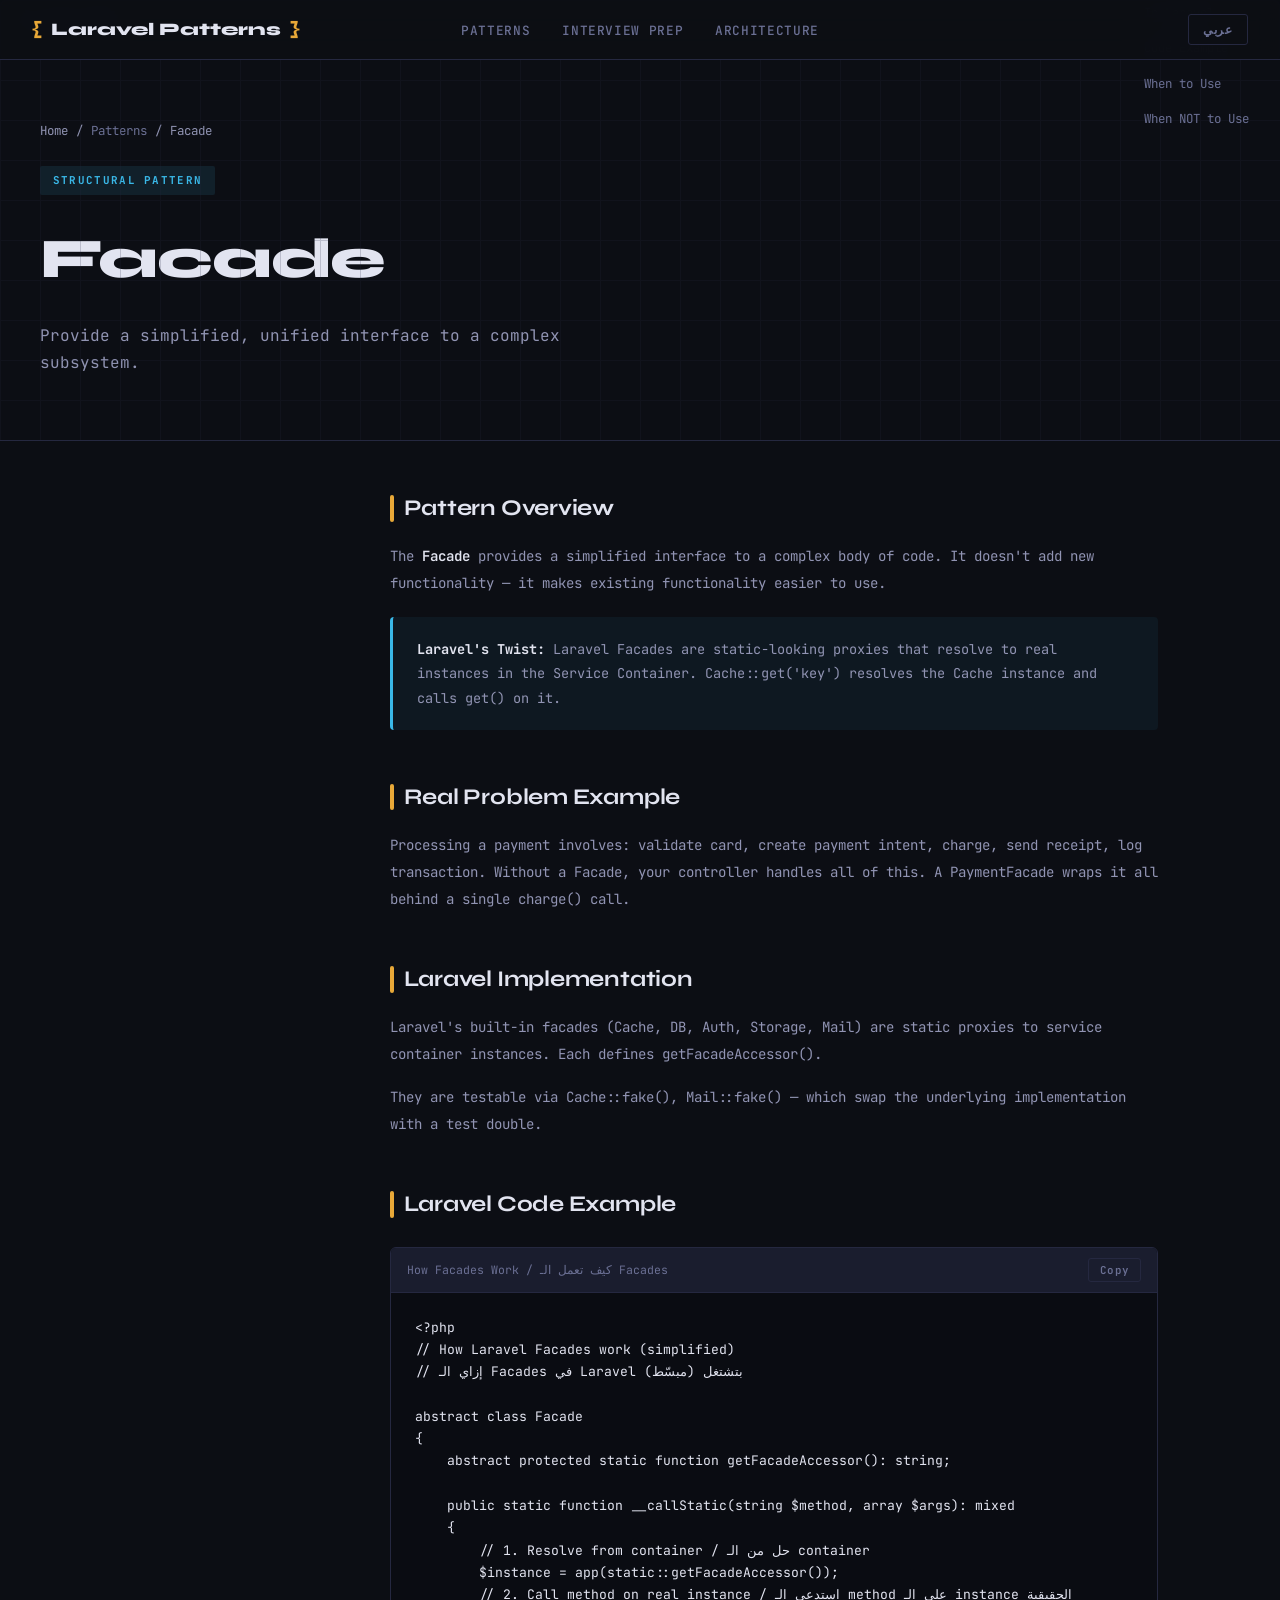
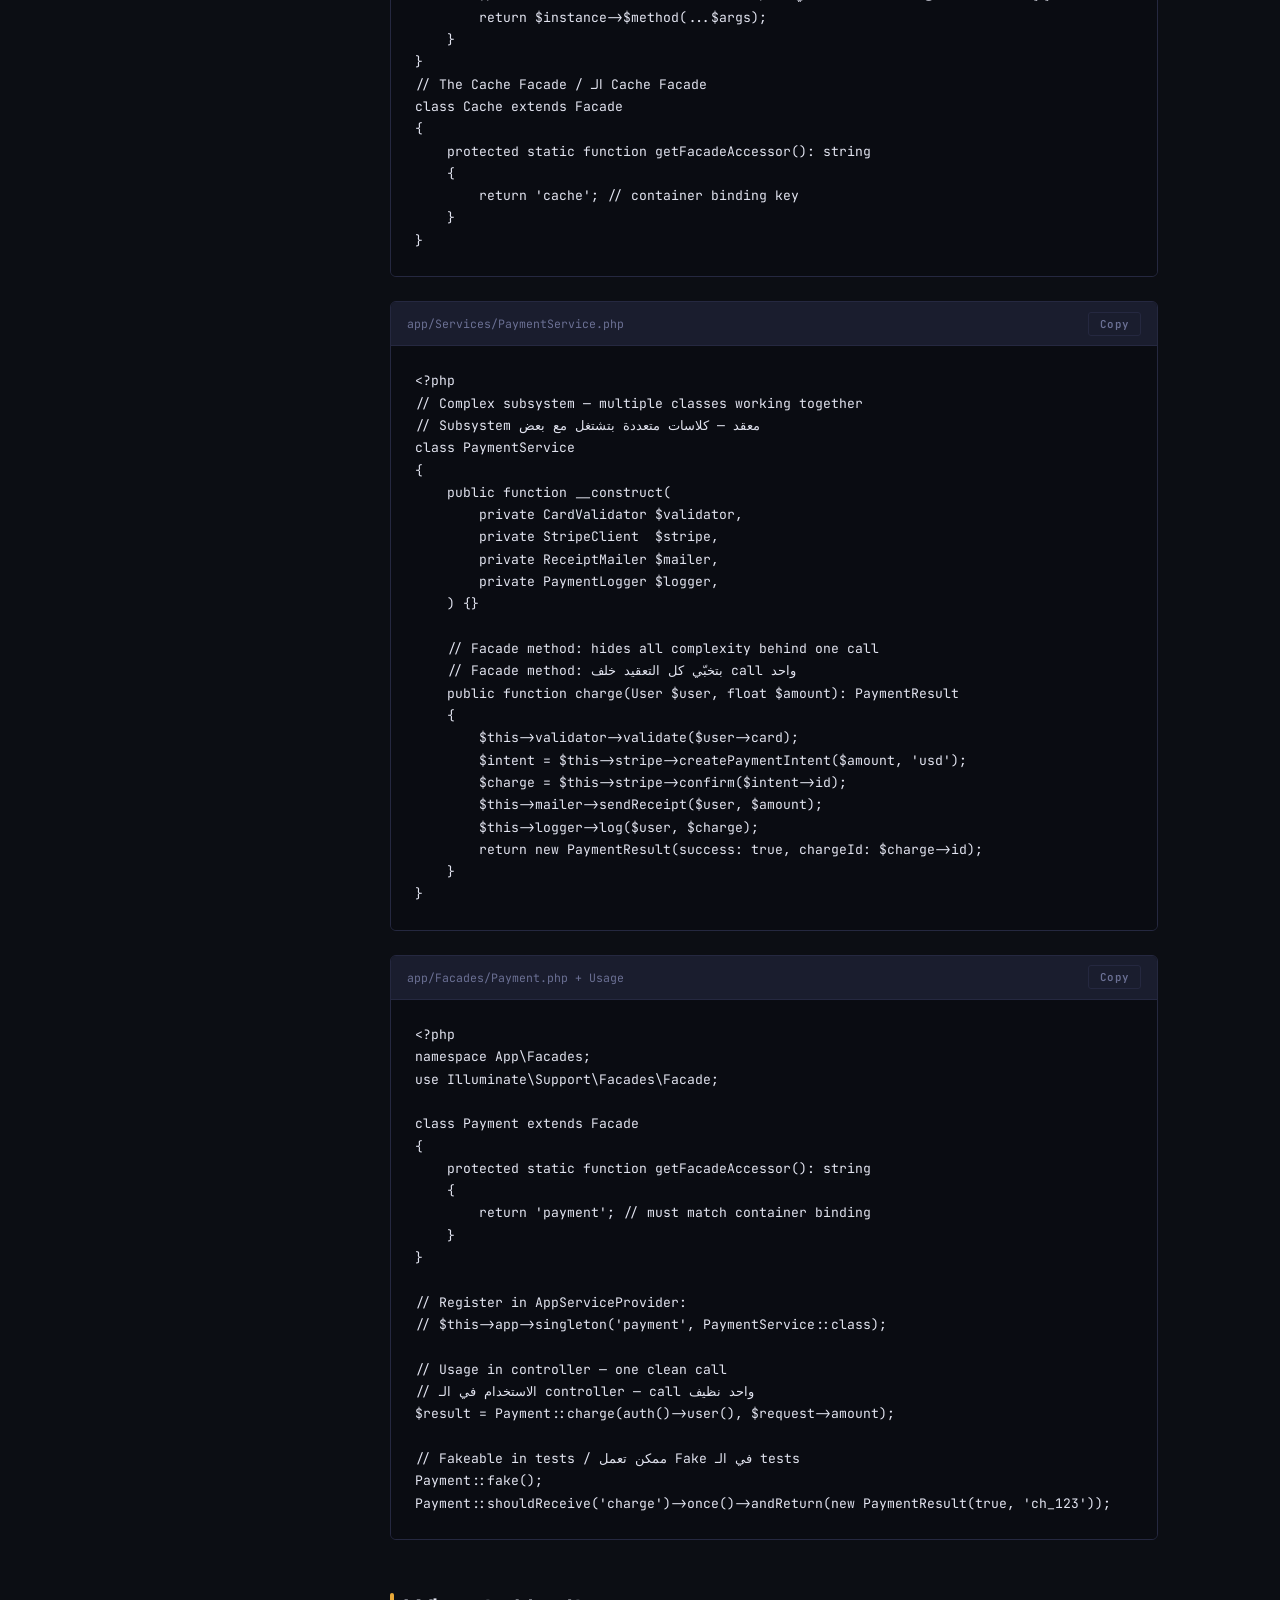
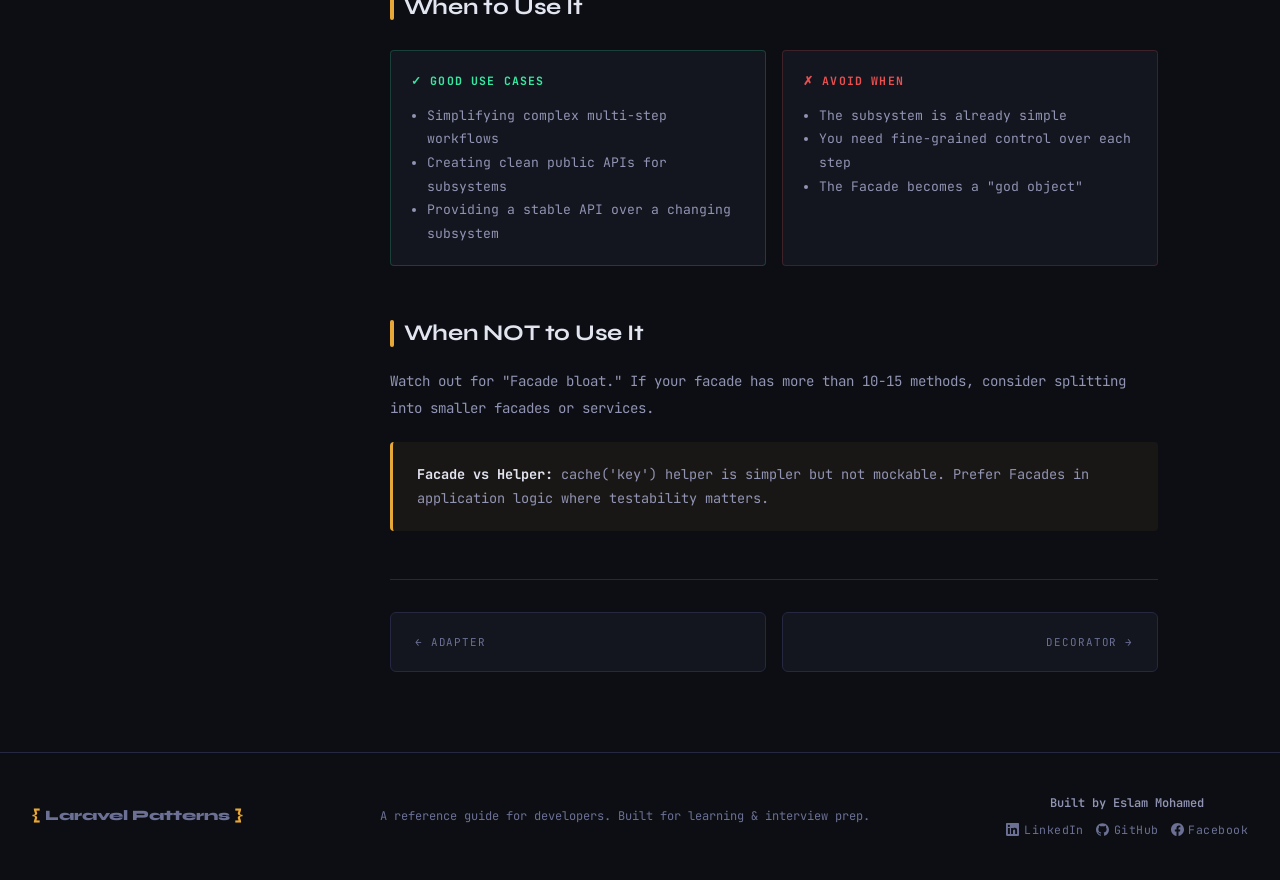
<file: patterns/facade.html>
<!DOCTYPE html>
<html lang="en">
<head>
  <meta charset="UTF-8"/>
  <meta name="viewport" content="width=device-width,initial-scale=1.0"/>
  <title>Facade — Laravel Design Patterns Hub</title>
  <link rel="stylesheet" href="../css/style.css"/>
</head>
<body data-pattern-id="facade">
<nav>
  <a class="nav-logo" href="../index.html"><span>{</span> Laravel Patterns <span>}</span></a>
  <ul class="nav-links">
    <li><a href="../index.html#patterns" data-i18n="nav.patterns">Patterns</a></li>
    <li><a href="../index.html#interview" data-i18n="nav.interview">Interview Prep</a></li>
    <li><a href="../index.html#architecture" data-i18n="nav.architecture">Architecture</a></li>
  </ul>
</nav>

<header class="detail-hero">
  <div class="hero-grid-bg" style="opacity:0.2"></div>
  <div class="container">
    <div class="breadcrumb">
      <a href="../index.html"><span class="l-en">Home</span><span class="l-ar" style="display:none">الرئيسية</span></a>
      <span>/</span>
      <a href="../index.html#patterns" data-i18n="nav.patterns-bc">Patterns</a>
      <span>/</span>
      <span class="l-en">Facade</span><span class="l-ar" style="display:none">Facade</span>
    </div>
    <div class="detail-cat" data-catKey="Structural" style="background:rgba(58,184,232,0.1);color:var(--structural)">
      <span class="l-en">Structural Pattern</span><span class="l-ar" style="display:none">باترن هيكلي</span>
    </div>
    <h1 class="detail-title">
      <span class="l-en">Facade</span><span class="l-ar" style="display:none">Facade</span>
    </h1>
    <p class="detail-tagline">
      <span class="l-en">Provide a simplified, unified interface to a complex subsystem.</span><span class="l-ar" style="display:none">تقديم interface مبسّط وموحّد لـ subsystem معقد.</span>
    </p>
  </div>
</header>

<div class="detail-layout">
  <aside class="detail-sidebar">
    <nav class="toc">
      <div class="toc-title"><span class="l-en">On This Page</span><span class="l-ar" style="display:none">المحتويات</span></div>
      <ul class="toc-links">
        <li><a href="#overview"><span class="l-en">Overview</span><span class="l-ar" style="display:none">نظرة عامة</span></a></li>
        <li><a href="#problem"><span class="l-en">Real Problem</span><span class="l-ar" style="display:none">مشكلة حقيقية</span></a></li>
        <li><a href="#laravel"><span class="l-en">In Laravel</span><span class="l-ar" style="display:none">في Laravel</span></a></li>
        <li><a href="#code"><span class="l-en">Code Example</span><span class="l-ar" style="display:none">مثال كود</span></a></li>
        <li><a href="#when-use"><span class="l-en">When to Use</span><span class="l-ar" style="display:none">متى تستخدمه</span></a></li>
        <li><a href="#when-not"><span class="l-en">When NOT to Use</span><span class="l-ar" style="display:none">متى لا تستخدمه</span></a></li>
      </ul>
    </nav>
  </aside>

  <main class="detail-content">
<section id="overview">
      <h2 class="section-anchor"><span class="l-en">Pattern Overview</span><span class="l-ar" style="display:none">نظرة عامة على الباترن</span></h2>
      <p class="content-text"><span class="l-en">The <strong>Facade</strong> provides a simplified interface to a complex body of code. It doesn't add new functionality — it makes existing functionality easier to use.</span><span class="l-ar" style="display:none">الـ <strong>Facade</strong> بيقدم interface مبسّط لكود معقد. مش بيضيف functionality جديدة — بيخلي الـ functionality الموجودة أسهل في الاستخدام.</span></p>
      <div class="callout callout-info"><span class="l-en"><strong>Laravel's Twist:</strong> Laravel Facades are static-looking proxies that resolve to real instances in the Service Container. <code>Cache::get('key')</code> resolves the Cache instance and calls <code>get()</code> on it.</span><span class="l-ar" style="display:none"><strong>الـ Twist في Laravel:</strong> الـ Facades في Laravel بتبدو static لكنها فعلاً proxies بتحل لـ instances حقيقية في الـ Service Container. <code>Cache::get('key')</code> بتحل الـ Cache instance وتستدعي <code>get()</code> عليها.</span></div>
    </section>

    <section id="problem">
      <h2 class="section-anchor"><span class="l-en">Real Problem Example</span><span class="l-ar" style="display:none">مثال على مشكلة حقيقية</span></h2>
      <p class="content-text"><span class="l-en">Processing a payment involves: validate card, create payment intent, charge, send receipt, log transaction. Without a Facade, your controller handles all of this. A PaymentFacade wraps it all behind a single <code>charge()</code> call.</span><span class="l-ar" style="display:none">معالجة payment بتشمل: التحقق من الكارت، إنشاء payment intent، الخصم، إرسال إيصال، تسجيل المعاملة. من غير Facade، الـ controller بيتعامل مع كل ده. الـ PaymentFacade بيلفها كلها خلف call واحد <code>charge()</code>.</span></p>
    </section>

    <section id="laravel">
      <h2 class="section-anchor"><span class="l-en">Laravel Implementation</span><span class="l-ar" style="display:none">التطبيق في Laravel</span></h2>
      <p class="content-text"><span class="l-en">Laravel's built-in facades (<code>Cache</code>, <code>DB</code>, <code>Auth</code>, <code>Storage</code>, <code>Mail</code>) are static proxies to service container instances. Each defines <code>getFacadeAccessor()</code>.</span><span class="l-ar" style="display:none">الـ facades المدمجة في Laravel (<code>Cache</code>, <code>DB</code>, <code>Auth</code>, <code>Storage</code>, <code>Mail</code>) هي static proxies لـ instances في الـ service container. كل واحدة بتعرّف <code>getFacadeAccessor()</code>.</span></p>
      <p class="content-text"><span class="l-en">They are testable via <code>Cache::fake()</code>, <code>Mail::fake()</code> — which swap the underlying implementation with a test double.</span><span class="l-ar" style="display:none">ممكن تعملها test عبر <code>Cache::fake()</code> و<code>Mail::fake()</code> — اللي بتبدل الـ implementation الحقيقية بـ test double.</span></p>
    </section>

    <section id="code">
      <h2 class="section-anchor"><span class="l-en">Laravel Code Example</span><span class="l-ar" style="display:none">مثال كود Laravel</span></h2>
      <div class="code-block-wrap">
        <div class="code-header"><span class="code-filename">How Facades Work / كيف تعمل الـ Facades</span><button class="copy-btn">Copy</button></div>
        <pre><code class="language-php">&lt;?php
// How Laravel Facades work (simplified)
// إزاي الـ Facades في Laravel بتشتغل (مبسّط)

abstract class Facade
{
    abstract protected static function getFacadeAccessor(): string;

    public static function __callStatic(string $method, array $args): mixed
    {
        // 1. Resolve from container / حل من الـ container
        $instance = app(static::getFacadeAccessor());
        // 2. Call method on real instance / استدعي الـ method على الـ instance الحقيقية
        return $instance-&gt;$method(...$args);
    }
}
// The Cache Facade / الـ Cache Facade
class Cache extends Facade
{
    protected static function getFacadeAccessor(): string
    {
        return 'cache'; // container binding key
    }
}</code></pre>
      </div>
      <div class="code-block-wrap">
        <div class="code-header"><span class="code-filename">app/Services/PaymentService.php</span><button class="copy-btn">Copy</button></div>
        <pre><code class="language-php">&lt;?php
// Complex subsystem — multiple classes working together
// Subsystem معقد — كلاسات متعددة بتشتغل مع بعض
class PaymentService
{
    public function __construct(
        private CardValidator $validator,
        private StripeClient  $stripe,
        private ReceiptMailer $mailer,
        private PaymentLogger $logger,
    ) {}

    // Facade method: hides all complexity behind one call
    // Facade method: بتخبّي كل التعقيد خلف call واحد
    public function charge(User $user, float $amount): PaymentResult
    {
        $this-&gt;validator-&gt;validate($user-&gt;card);
        $intent = $this-&gt;stripe-&gt;createPaymentIntent($amount, 'usd');
        $charge = $this-&gt;stripe-&gt;confirm($intent-&gt;id);
        $this-&gt;mailer-&gt;sendReceipt($user, $amount);
        $this-&gt;logger-&gt;log($user, $charge);
        return new PaymentResult(success: true, chargeId: $charge-&gt;id);
    }
}</code></pre>
      </div>
      <div class="code-block-wrap">
        <div class="code-header"><span class="code-filename">app/Facades/Payment.php + Usage</span><button class="copy-btn">Copy</button></div>
        <pre><code class="language-php">&lt;?php
namespace App\Facades;
use Illuminate\Support\Facades\Facade;

class Payment extends Facade
{
    protected static function getFacadeAccessor(): string
    {
        return 'payment'; // must match container binding
    }
}

// Register in AppServiceProvider:
// $this-&gt;app-&gt;singleton('payment', PaymentService::class);

// Usage in controller — one clean call
// الاستخدام في الـ controller — call واحد نظيف
$result = Payment::charge(auth()-&gt;user(), $request-&gt;amount);

// Fakeable in tests / ممكن تعمل Fake في الـ tests
Payment::fake();
Payment::shouldReceive('charge')-&gt;once()-&gt;andReturn(new PaymentResult(true, 'ch_123'));</code></pre>
      </div>
    </section>

    <section id="when-use">
      <h2 class="section-anchor"><span class="l-en">When to Use It</span><span class="l-ar" style="display:none">متى تستخدمه</span></h2>
      <div class="do-dont">
        <div class="do-box">
          <h4><span class="l-en">✓ Good Use Cases</span><span class="l-ar" style="display:none">✓ حالات جيدة</span></h4>
          <ul><span class="l-en"><li>Simplifying complex multi-step workflows</li><li>Creating clean public APIs for subsystems</li><li>Providing a stable API over a changing subsystem</li></span><span class="l-ar" style="display:none"><li>تبسيط workflows معقدة متعددة الخطوات</li><li>إنشاء public APIs نظيفة للـ subsystems</li><li>توفير API مستقر فوق subsystem متغير</li></span></ul>
        </div>
        <div class="dont-box">
          <h4><span class="l-en">✗ Avoid When</span><span class="l-ar" style="display:none">✗ تجنبه عندما</span></h4>
          <ul><span class="l-en"><li>The subsystem is already simple</li><li>You need fine-grained control over each step</li><li>The Facade becomes a "god object"</li></span><span class="l-ar" style="display:none"><li>الـ subsystem بسيط أصلاً</li><li>محتاج تحكم دقيق في كل خطوة</li><li>الـ Facade بيبقى "god object"</li></span></ul>
        </div>
      </div>
    </section>

    <section id="when-not">
      <h2 class="section-anchor"><span class="l-en">When NOT to Use It</span><span class="l-ar" style="display:none">متى لا تستخدمه</span></h2>
      <p class="content-text"><span class="l-en">Watch out for "Facade bloat." If your facade has more than 10-15 methods, consider splitting into smaller facades or services.</span><span class="l-ar" style="display:none">احترس من "Facade bloat." لو الـ facade عندها أكتر من 10-15 method، فكر في تقسيمها لـ facades أو services أصغر.</span></p>
      <div class="callout callout-warn"><span class="l-en"><strong>Facade vs Helper:</strong> <code>cache('key')</code> helper is simpler but not mockable. Prefer Facades in application logic where testability matters.</span><span class="l-ar" style="display:none"><strong>Facade مقابل Helper:</strong> helper زي <code>cache('key')</code> أبسط لكن مش قابلة للـ mock. فضّل الـ Facades في الـ application logic لما الـ testability مهمة.</span></div>
    </section>
    <div class="pattern-nav">
      <a href="adapter.html"><span class="l-en">← Adapter</span><span class="l-ar" style="display:none">Adapter →</span></a>
      <a href="decorator.html" class="next"><span class="l-en">Decorator →</span><span class="l-ar" style="display:none">← Decorator</span></a>
    </div>
  </main>
</div>

<footer>
  <div class="footer-logo"><span>{</span> Laravel Patterns <span>}</span></div>
  <div class="footer-note" data-i18n="footer.note">
    <span class="l-en">A reference guide for developers. Built for learning &amp; interview prep. Arabic &amp; English.</span>
    <span class="l-ar" style="display:none">دليل مرجعي للمطورين. مبني للتعلم والتحضير للمقابلات. بالعربي والانجليزي.</span>
  </div>
  <div class="footer-author" style="text-align: center;">
    <span class="footer-author-name">
      <span class="l-en">Built by Eslam Mohamed</span>
      <span class="l-ar" style="display:none">من تصميم إسلام محمد</span>
    </span>
    <div class="footer-social">
      <a href="https://www.linkedin.com/in/eslam-mohamed-marey" target="_blank" rel="noopener">
        <svg width="13" height="13" viewBox="0 0 24 24" fill="currentColor"><path d="M20.447 20.452h-3.554v-5.569c0-1.328-.027-3.037-1.852-3.037-1.853 0-2.136 1.445-2.136 2.939v5.667H9.351V9h3.414v1.561h.046c.477-.9 1.637-1.85 3.37-1.85 3.601 0 4.267 2.37 4.267 5.455v6.286zM5.337 7.433a2.062 2.062 0 0 1-2.063-2.065 2.064 2.064 0 1 1 2.063 2.065zm1.782 13.019H3.555V9h3.564v11.452zM22.225 0H1.771C.792 0 0 .774 0 1.729v20.542C0 23.227.792 24 1.771 24h20.451C23.2 24 24 23.227 24 22.271V1.729C24 .774 23.2 0 22.222 0h.003z"/></svg>
        LinkedIn
      </a>
      <a href="https://github.com/eslamar3y" target="_blank" rel="noopener">
        <svg width="13" height="13" viewBox="0 0 24 24" fill="currentColor"><path d="M12 .297c-6.63 0-12 5.373-12 12 0 5.303 3.438 9.8 8.205 11.385.6.113.82-.258.82-.577 0-.285-.01-1.04-.015-2.04-3.338.724-4.042-1.61-4.042-1.61C4.422 18.07 3.633 17.7 3.633 17.7c-1.087-.744.084-.729.084-.729 1.205.084 1.838 1.236 1.838 1.236 1.07 1.835 2.809 1.305 3.495.998.108-.776.417-1.305.76-1.605-2.665-.3-5.466-1.332-5.466-5.93 0-1.31.465-2.38 1.235-3.22-.135-.303-.54-1.523.105-3.176 0 0 1.005-.322 3.3 1.23.96-.267 1.98-.399 3-.405 1.02.006 2.04.138 3 .405 2.28-1.552 3.285-1.23 3.285-1.23.645 1.653.24 2.873.12 3.176.765.84 1.23 1.91 1.23 3.22 0 4.61-2.805 5.625-5.475 5.92.42.36.81 1.096.81 2.22 0 1.606-.015 2.896-.015 3.286 0 .315.21.69.825.57C20.565 22.092 24 17.592 24 12.297c0-6.627-5.373-12-12-12"/></svg>
        GitHub
      </a>
      <a href="https://facebook.com/eslamar3y" target="_blank" rel="noopener">
        <svg width="13" height="13" viewBox="0 0 24 24" fill="currentColor"><path d="M24 12.073c0-6.627-5.373-12-12-12s-12 5.373-12 12c0 5.99 4.388 10.954 10.125 11.854v-8.385H7.078v-3.47h3.047V9.43c0-3.007 1.792-4.669 4.533-4.669 1.312 0 2.686.235 2.686.235v2.953H15.83c-1.491 0-1.956.925-1.956 1.874v2.25h3.328l-.532 3.47h-2.796v8.385C19.612 23.027 24 18.062 24 12.073z"/></svg>
        Facebook
      </a>
    </div>
  </div>
</footer>
<script src="../js/i18n.js"></script>
<script src="../js/main.js"></script>
</body>
</html>
</file>
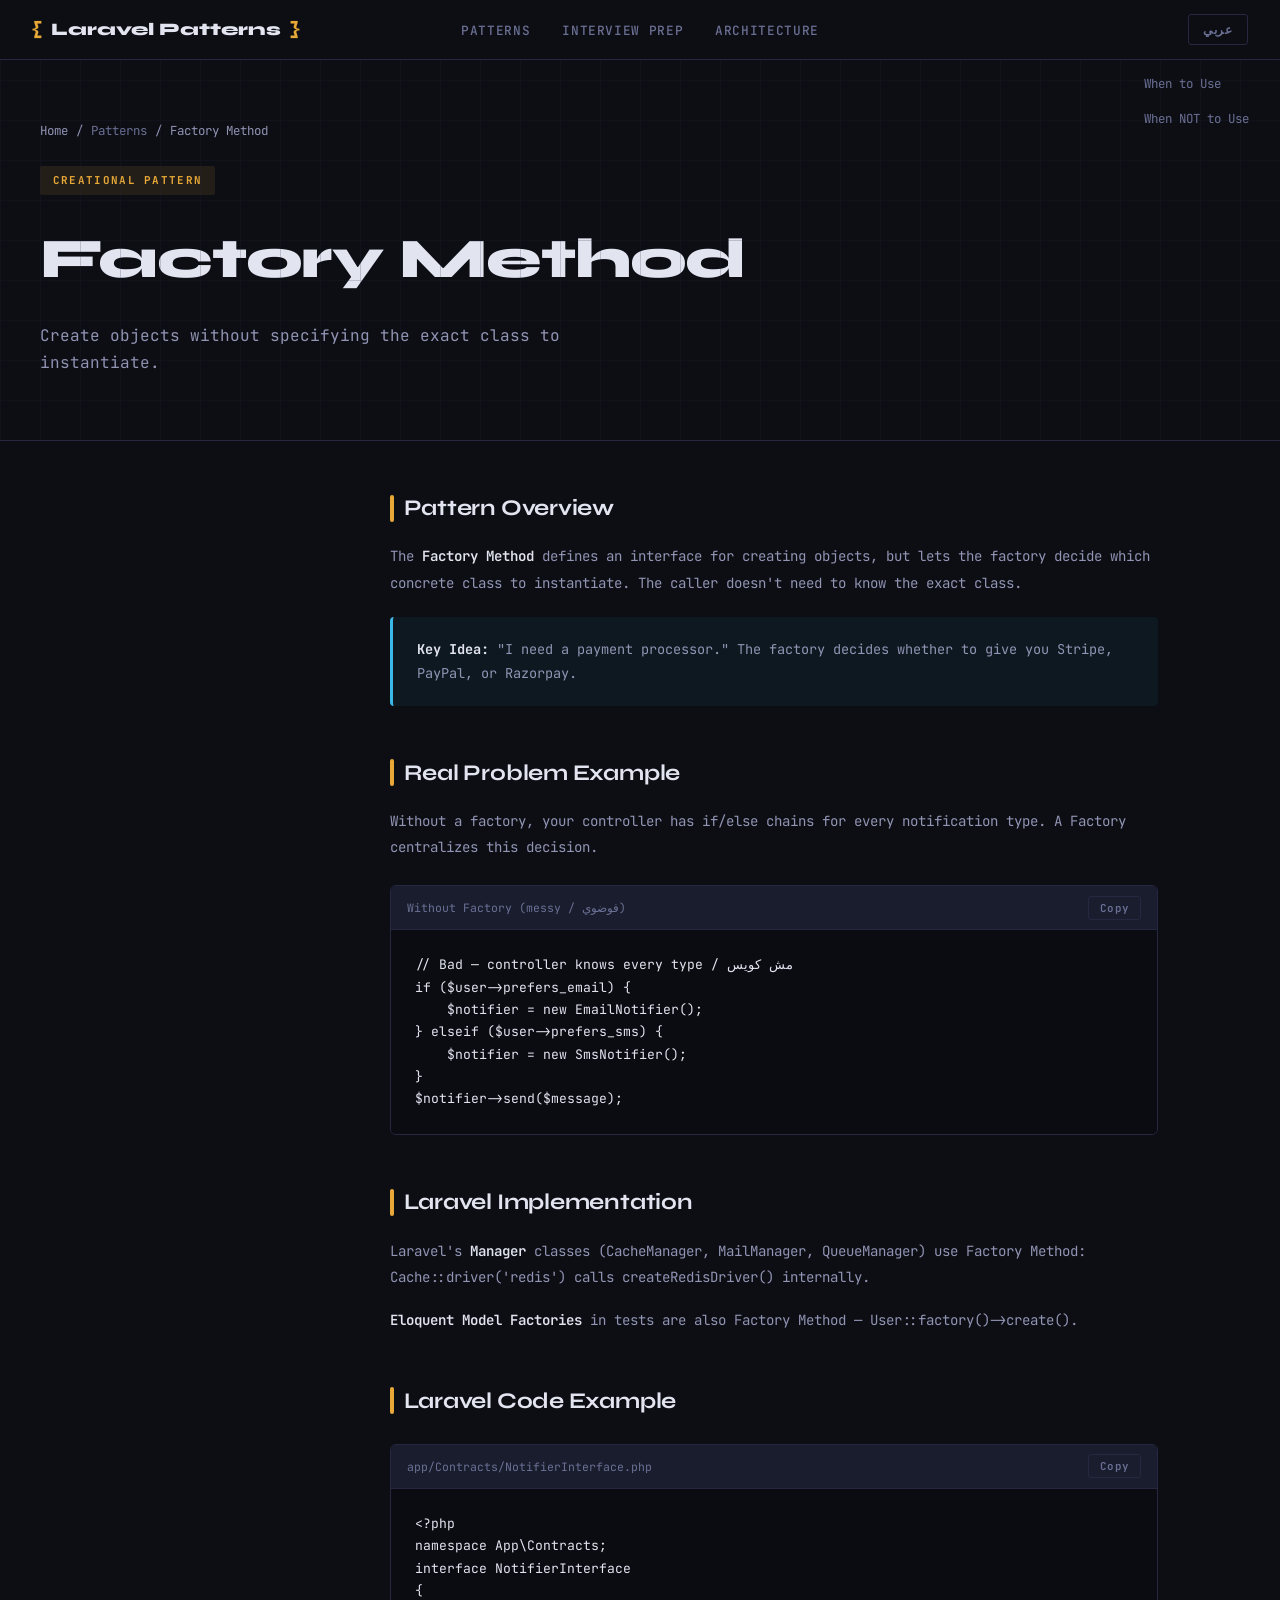
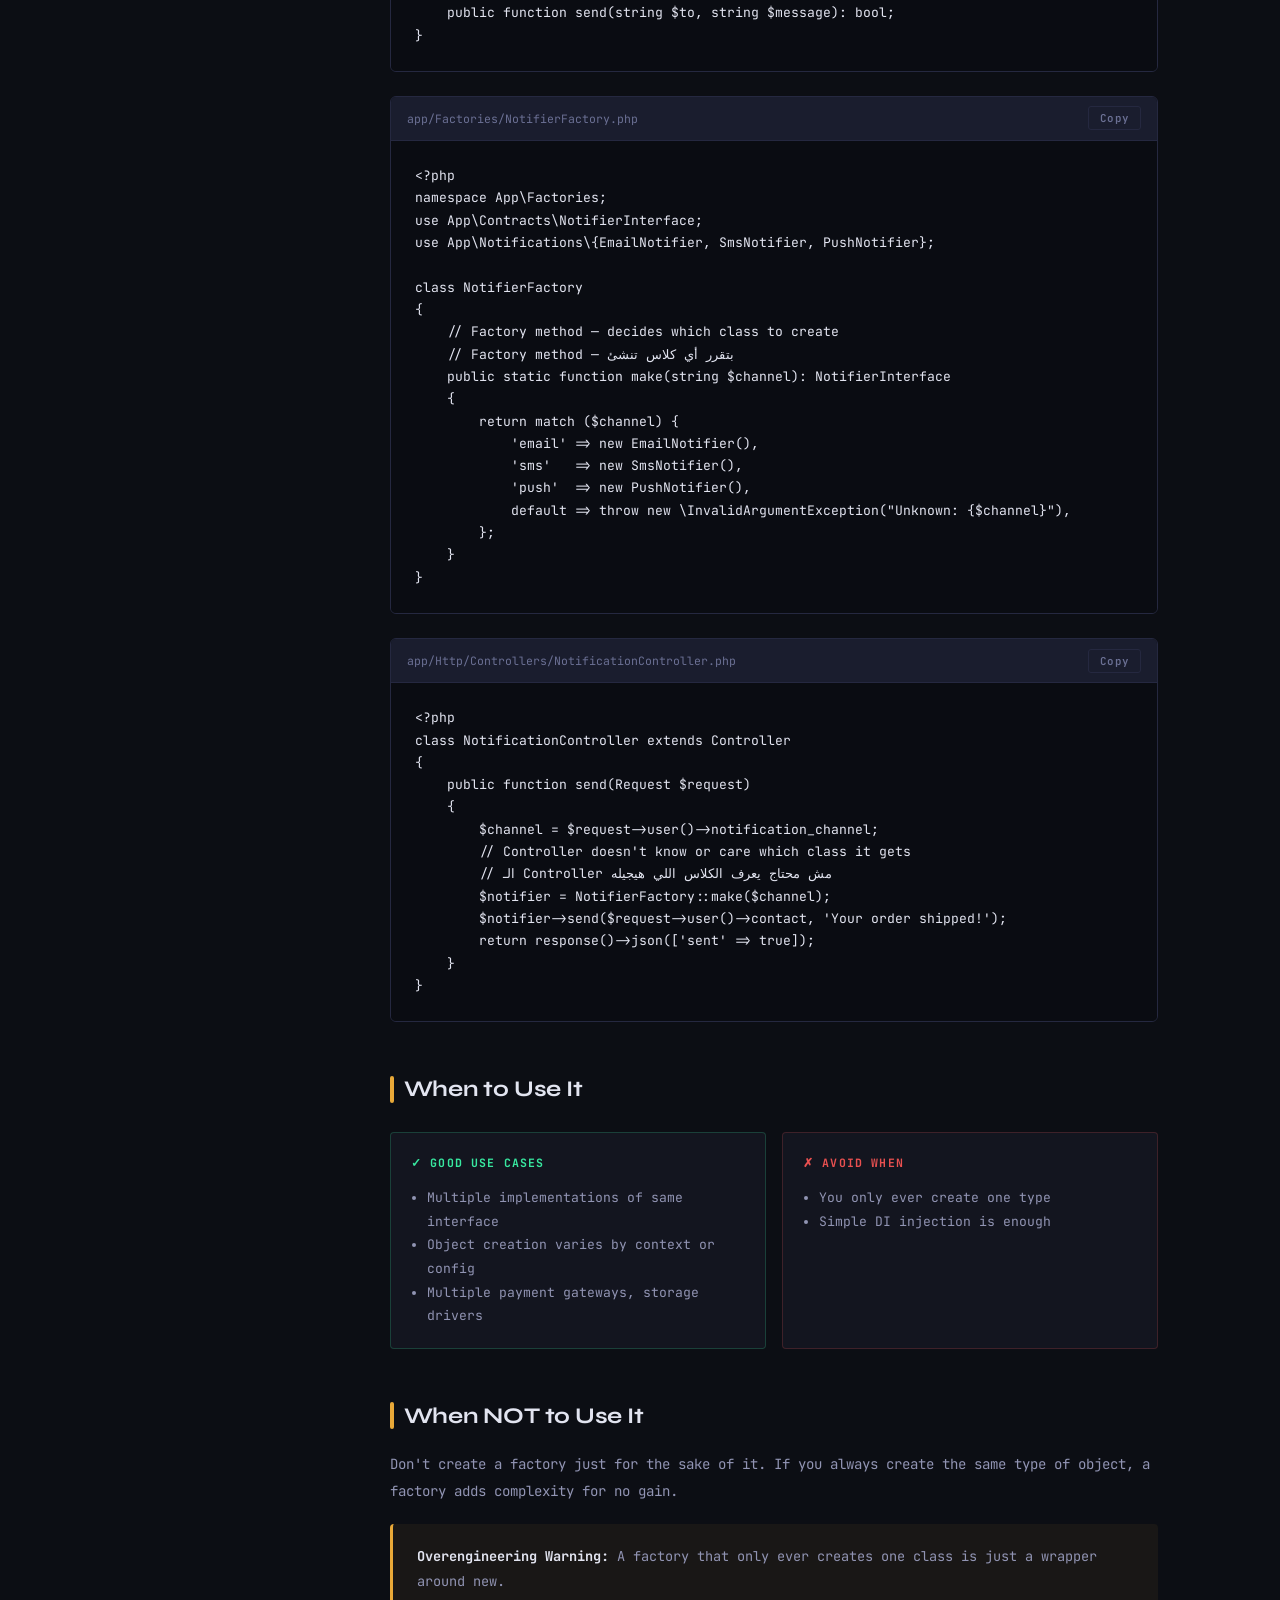
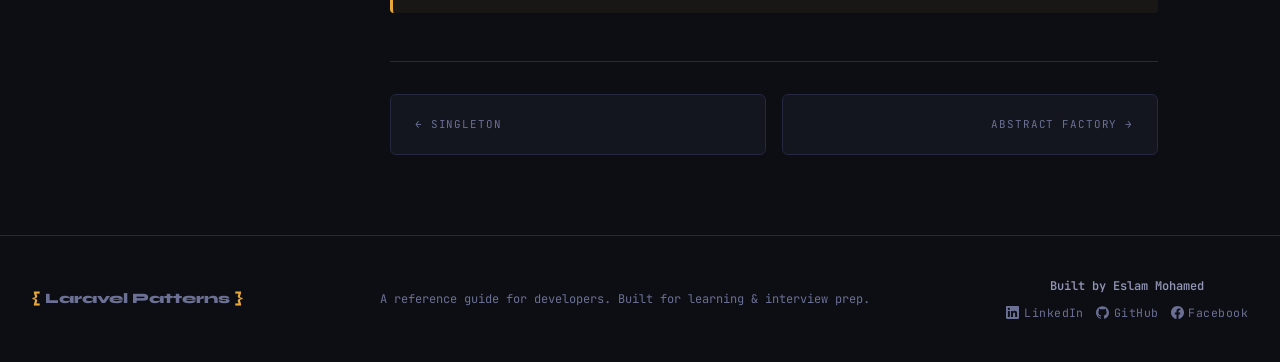
<file: patterns/factory.html>
<!DOCTYPE html>
<html lang="en">
<head>
  <meta charset="UTF-8"/>
  <meta name="viewport" content="width=device-width,initial-scale=1.0"/>
  <title>Factory Method — Laravel Design Patterns Hub</title>
  <link rel="stylesheet" href="../css/style.css"/>
</head>
<body data-pattern-id="factory">
<nav>
  <a class="nav-logo" href="../index.html"><span>{</span> Laravel Patterns <span>}</span></a>
  <ul class="nav-links">
    <li><a href="../index.html#patterns" data-i18n="nav.patterns">Patterns</a></li>
    <li><a href="../index.html#interview" data-i18n="nav.interview">Interview Prep</a></li>
    <li><a href="../index.html#architecture" data-i18n="nav.architecture">Architecture</a></li>
  </ul>
</nav>

<header class="detail-hero">
  <div class="hero-grid-bg" style="opacity:0.2"></div>
  <div class="container">
    <div class="breadcrumb">
      <a href="../index.html"><span class="l-en">Home</span><span class="l-ar" style="display:none">الرئيسية</span></a>
      <span>/</span>
      <a href="../index.html#patterns" data-i18n="nav.patterns-bc">Patterns</a>
      <span>/</span>
      <span class="l-en">Factory Method</span><span class="l-ar" style="display:none">Factory Method</span>
    </div>
    <div class="detail-cat" data-catKey="Creational" style="background:rgba(232,168,56,0.1);color:var(--creational)">
      <span class="l-en">Creational Pattern</span><span class="l-ar" style="display:none">باترن إنشائي</span>
    </div>
    <h1 class="detail-title">
      <span class="l-en">Factory Method</span><span class="l-ar" style="display:none">Factory Method</span>
    </h1>
    <p class="detail-tagline">
      <span class="l-en">Create objects without specifying the exact class to instantiate.</span><span class="l-ar" style="display:none">إنشاء objects من غير ما تحدد الكلاس الكونكريت بالظبط.</span>
    </p>
  </div>
</header>

<div class="detail-layout">
  <aside class="detail-sidebar">
    <nav class="toc">
      <div class="toc-title"><span class="l-en">On This Page</span><span class="l-ar" style="display:none">المحتويات</span></div>
      <ul class="toc-links">
        <li><a href="#overview"><span class="l-en">Overview</span><span class="l-ar" style="display:none">نظرة عامة</span></a></li>
        <li><a href="#problem"><span class="l-en">Real Problem</span><span class="l-ar" style="display:none">مشكلة حقيقية</span></a></li>
        <li><a href="#laravel"><span class="l-en">In Laravel</span><span class="l-ar" style="display:none">في Laravel</span></a></li>
        <li><a href="#code"><span class="l-en">Code Example</span><span class="l-ar" style="display:none">مثال كود</span></a></li>
        <li><a href="#when-use"><span class="l-en">When to Use</span><span class="l-ar" style="display:none">متى تستخدمه</span></a></li>
        <li><a href="#when-not"><span class="l-en">When NOT to Use</span><span class="l-ar" style="display:none">متى لا تستخدمه</span></a></li>
      </ul>
    </nav>
  </aside>

  <main class="detail-content">
<section id="overview">
      <h2 class="section-anchor"><span class="l-en">Pattern Overview</span><span class="l-ar" style="display:none">نظرة عامة على الباترن</span></h2>
      <p class="content-text"><span class="l-en">The <strong>Factory Method</strong> defines an interface for creating objects, but lets the factory decide which concrete class to instantiate. The caller doesn't need to know the exact class.</span><span class="l-ar" style="display:none">الـ <strong>Factory Method</strong> بيعرّف interface لإنشاء الـ objects، لكن بيسيب للـ factory القرار على أي كلاس concrete تنشئه. الـ caller مش محتاج يعرف الكلاس بالظبط.</span></p>
      <div class="callout callout-info"><span class="l-en"><strong>Key Idea:</strong> "I need a payment processor." The factory decides whether to give you Stripe, PayPal, or Razorpay.</span><span class="l-ar" style="display:none"><strong>الفكرة الأساسية:</strong> "أنا محتاج payment processor." الـ factory هي اللي تقرر هتديلك Stripe ولا PayPal ولا غيرهم.</span></div>
    </section>

    <section id="problem">
      <h2 class="section-anchor"><span class="l-en">Real Problem Example</span><span class="l-ar" style="display:none">مثال على مشكلة حقيقية</span></h2>
      <p class="content-text"><span class="l-en">Without a factory, your controller has if/else chains for every notification type. A Factory centralizes this decision.</span><span class="l-ar" style="display:none">من غير factory، الـ controller بيكون فيه if/else طويل لكل نوع notification. الـ Factory بتمركز القرار ده.</span></p>
      <div class="code-block-wrap">
        <div class="code-header"><span class="code-filename">Without Factory (messy / فوضوي)</span><button class="copy-btn">Copy</button></div>
        <pre><code class="language-php">// Bad — controller knows every type / مش كويس
if ($user-&gt;prefers_email) {
    $notifier = new EmailNotifier();
} elseif ($user-&gt;prefers_sms) {
    $notifier = new SmsNotifier();
}
$notifier-&gt;send($message);</code></pre>
      </div>
    </section>

    <section id="laravel">
      <h2 class="section-anchor"><span class="l-en">Laravel Implementation</span><span class="l-ar" style="display:none">التطبيق في Laravel</span></h2>
      <p class="content-text"><span class="l-en">Laravel's <strong>Manager</strong> classes (CacheManager, MailManager, QueueManager) use Factory Method: <code>Cache::driver('redis')</code> calls <code>createRedisDriver()</code> internally.</span><span class="l-ar" style="display:none"><strong>Manager</strong> classes في Laravel زي CacheManager وMailManager وQueueManager بتستخدم Factory Method: <code>Cache::driver('redis')</code> بتستدعي <code>createRedisDriver()</code> من جوا.</span></p>
      <p class="content-text"><span class="l-en"><strong>Eloquent Model Factories</strong> in tests are also Factory Method — <code>User::factory()->create()</code>.</span><span class="l-ar" style="display:none"><strong>Eloquent Model Factories</strong> في الـ tests هي كمان Factory Method — <code>User::factory()->create()</code>.</span></p>
    </section>

    <section id="code">
      <h2 class="section-anchor"><span class="l-en">Laravel Code Example</span><span class="l-ar" style="display:none">مثال كود Laravel</span></h2>
      <div class="code-block-wrap">
        <div class="code-header"><span class="code-filename">app/Contracts/NotifierInterface.php</span><button class="copy-btn">Copy</button></div>
        <pre><code class="language-php">&lt;?php
namespace App\Contracts;
interface NotifierInterface
{
    public function send(string $to, string $message): bool;
}</code></pre>
      </div>
      <div class="code-block-wrap">
        <div class="code-header"><span class="code-filename">app/Factories/NotifierFactory.php</span><button class="copy-btn">Copy</button></div>
        <pre><code class="language-php">&lt;?php
namespace App\Factories;
use App\Contracts\NotifierInterface;
use App\Notifications\{EmailNotifier, SmsNotifier, PushNotifier};

class NotifierFactory
{
    // Factory method — decides which class to create
    // Factory method — بتقرر أي كلاس تنشئ
    public static function make(string $channel): NotifierInterface
    {
        return match ($channel) {
            'email' =&gt; new EmailNotifier(),
            'sms'   =&gt; new SmsNotifier(),
            'push'  =&gt; new PushNotifier(),
            default =&gt; throw new \InvalidArgumentException("Unknown: {$channel}"),
        };
    }
}</code></pre>
      </div>
      <div class="code-block-wrap">
        <div class="code-header"><span class="code-filename">app/Http/Controllers/NotificationController.php</span><button class="copy-btn">Copy</button></div>
        <pre><code class="language-php">&lt;?php
class NotificationController extends Controller
{
    public function send(Request $request)
    {
        $channel = $request-&gt;user()-&gt;notification_channel;
        // Controller doesn't know or care which class it gets
        // الـ Controller مش محتاج يعرف الكلاس اللي هيجيله
        $notifier = NotifierFactory::make($channel);
        $notifier-&gt;send($request-&gt;user()-&gt;contact, 'Your order shipped!');
        return response()-&gt;json(['sent' =&gt; true]);
    }
}</code></pre>
      </div>
    </section>

    <section id="when-use">
      <h2 class="section-anchor"><span class="l-en">When to Use It</span><span class="l-ar" style="display:none">متى تستخدمه</span></h2>
      <div class="do-dont">
        <div class="do-box">
          <h4><span class="l-en">✓ Good Use Cases</span><span class="l-ar" style="display:none">✓ حالات جيدة</span></h4>
          <ul><span class="l-en"><li>Multiple implementations of same interface</li><li>Object creation varies by context or config</li><li>Multiple payment gateways, storage drivers</li></span><span class="l-ar" style="display:none"><li>implementations متعددة لنفس الـ interface</li><li>إنشاء الـ objects بيتغير حسب الـ config</li><li>Multiple payment gateways أو storage drivers</li></span></ul>
        </div>
        <div class="dont-box">
          <h4><span class="l-en">✗ Avoid When</span><span class="l-ar" style="display:none">✗ تجنبه عندما</span></h4>
          <ul><span class="l-en"><li>You only ever create one type</li><li>Simple DI injection is enough</li></span><span class="l-ar" style="display:none"><li>بتنشئ نوع واحد فقط طول الوقت</li><li>الـ DI البسيط كافي</li></span></ul>
        </div>
      </div>
    </section>

    <section id="when-not">
      <h2 class="section-anchor"><span class="l-en">When NOT to Use It</span><span class="l-ar" style="display:none">متى لا تستخدمه</span></h2>
      <p class="content-text"><span class="l-en">Don't create a factory just for the sake of it. If you always create the same type of object, a factory adds complexity for no gain.</span><span class="l-ar" style="display:none">ما تعملش factory بس عشان تعملها. لو دايمًا بتنشئ نفس النوع، الـ factory بتضيف تعقيد من غير فايدة.</span></p>
      <div class="callout callout-warn"><span class="l-en"><strong>Overengineering Warning:</strong> A factory that only ever creates one class is just a wrapper around <code>new</code>.</span><span class="l-ar" style="display:none"><strong>تحذير من الـ Overengineering:</strong> factory بتنشئ كلاس واحد بس هي مجرد wrapper على <code>new</code>.</span></div>
    </section>
    <div class="pattern-nav">
      <a href="singleton.html"><span class="l-en">← Singleton</span><span class="l-ar" style="display:none">Singleton →</span></a>
      <a href="abstract-factory.html" class="next"><span class="l-en">Abstract Factory →</span><span class="l-ar" style="display:none">← Abstract Factory</span></a>
    </div>
  </main>
</div>

<footer>
  <div class="footer-logo"><span>{</span> Laravel Patterns <span>}</span></div>
  <div class="footer-note" data-i18n="footer.note">
    <span class="l-en">A reference guide for developers. Built for learning &amp; interview prep. Arabic &amp; English.</span>
    <span class="l-ar" style="display:none">دليل مرجعي للمطورين. مبني للتعلم والتحضير للمقابلات. بالعربي والانجليزي.</span>
  </div>
  <div class="footer-author" style="text-align: center;">
    <span class="footer-author-name">
      <span class="l-en">Built by Eslam Mohamed</span>
      <span class="l-ar" style="display:none">من تصميم إسلام محمد</span>
    </span>
    <div class="footer-social">
      <a href="https://www.linkedin.com/in/eslam-mohamed-marey" target="_blank" rel="noopener">
        <svg width="13" height="13" viewBox="0 0 24 24" fill="currentColor"><path d="M20.447 20.452h-3.554v-5.569c0-1.328-.027-3.037-1.852-3.037-1.853 0-2.136 1.445-2.136 2.939v5.667H9.351V9h3.414v1.561h.046c.477-.9 1.637-1.85 3.37-1.85 3.601 0 4.267 2.37 4.267 5.455v6.286zM5.337 7.433a2.062 2.062 0 0 1-2.063-2.065 2.064 2.064 0 1 1 2.063 2.065zm1.782 13.019H3.555V9h3.564v11.452zM22.225 0H1.771C.792 0 0 .774 0 1.729v20.542C0 23.227.792 24 1.771 24h20.451C23.2 24 24 23.227 24 22.271V1.729C24 .774 23.2 0 22.222 0h.003z"/></svg>
        LinkedIn
      </a>
      <a href="https://github.com/eslamar3y" target="_blank" rel="noopener">
        <svg width="13" height="13" viewBox="0 0 24 24" fill="currentColor"><path d="M12 .297c-6.63 0-12 5.373-12 12 0 5.303 3.438 9.8 8.205 11.385.6.113.82-.258.82-.577 0-.285-.01-1.04-.015-2.04-3.338.724-4.042-1.61-4.042-1.61C4.422 18.07 3.633 17.7 3.633 17.7c-1.087-.744.084-.729.084-.729 1.205.084 1.838 1.236 1.838 1.236 1.07 1.835 2.809 1.305 3.495.998.108-.776.417-1.305.76-1.605-2.665-.3-5.466-1.332-5.466-5.93 0-1.31.465-2.38 1.235-3.22-.135-.303-.54-1.523.105-3.176 0 0 1.005-.322 3.3 1.23.96-.267 1.98-.399 3-.405 1.02.006 2.04.138 3 .405 2.28-1.552 3.285-1.23 3.285-1.23.645 1.653.24 2.873.12 3.176.765.84 1.23 1.91 1.23 3.22 0 4.61-2.805 5.625-5.475 5.92.42.36.81 1.096.81 2.22 0 1.606-.015 2.896-.015 3.286 0 .315.21.69.825.57C20.565 22.092 24 17.592 24 12.297c0-6.627-5.373-12-12-12"/></svg>
        GitHub
      </a>
      <a href="https://facebook.com/eslamar3y" target="_blank" rel="noopener">
        <svg width="13" height="13" viewBox="0 0 24 24" fill="currentColor"><path d="M24 12.073c0-6.627-5.373-12-12-12s-12 5.373-12 12c0 5.99 4.388 10.954 10.125 11.854v-8.385H7.078v-3.47h3.047V9.43c0-3.007 1.792-4.669 4.533-4.669 1.312 0 2.686.235 2.686.235v2.953H15.83c-1.491 0-1.956.925-1.956 1.874v2.25h3.328l-.532 3.47h-2.796v8.385C19.612 23.027 24 18.062 24 12.073z"/></svg>
        Facebook
      </a>
    </div>
  </div>
</footer>
<script src="../js/i18n.js"></script>
<script src="../js/main.js"></script>
</body>
</html>
</file>
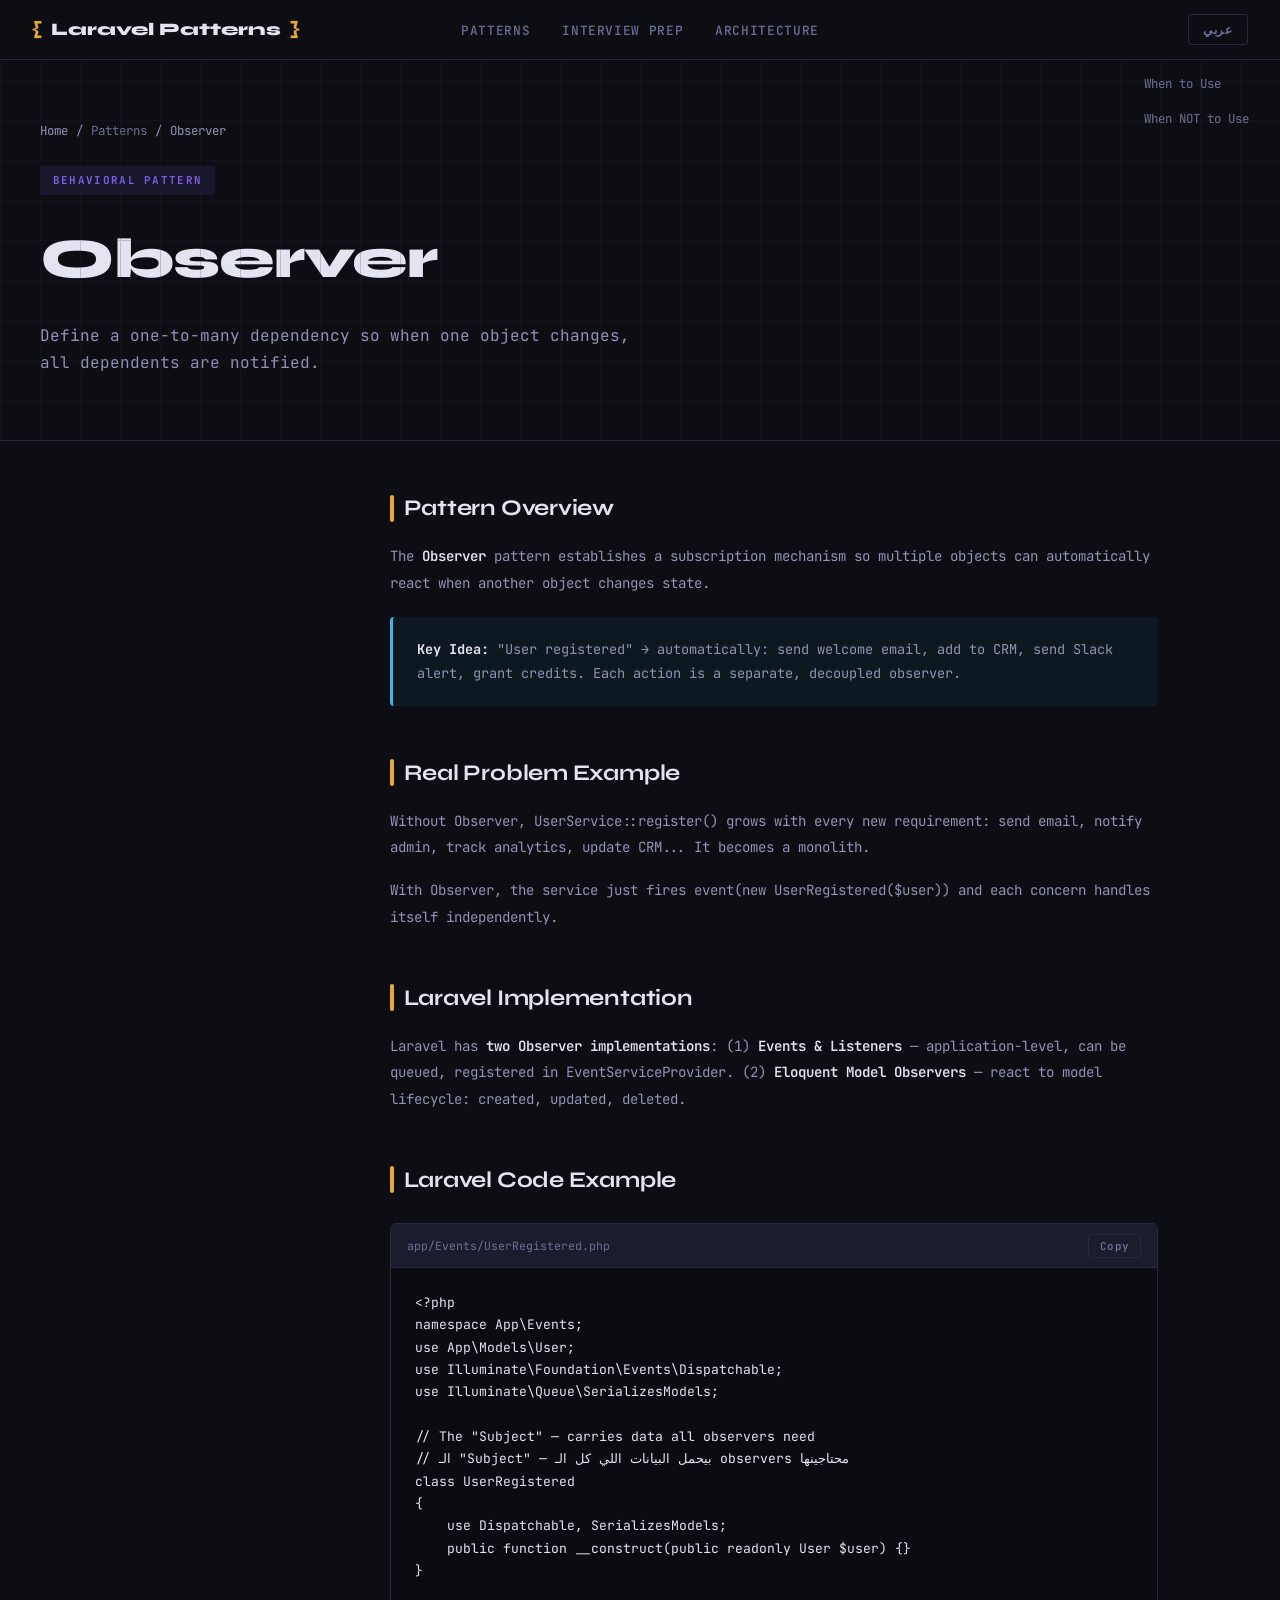
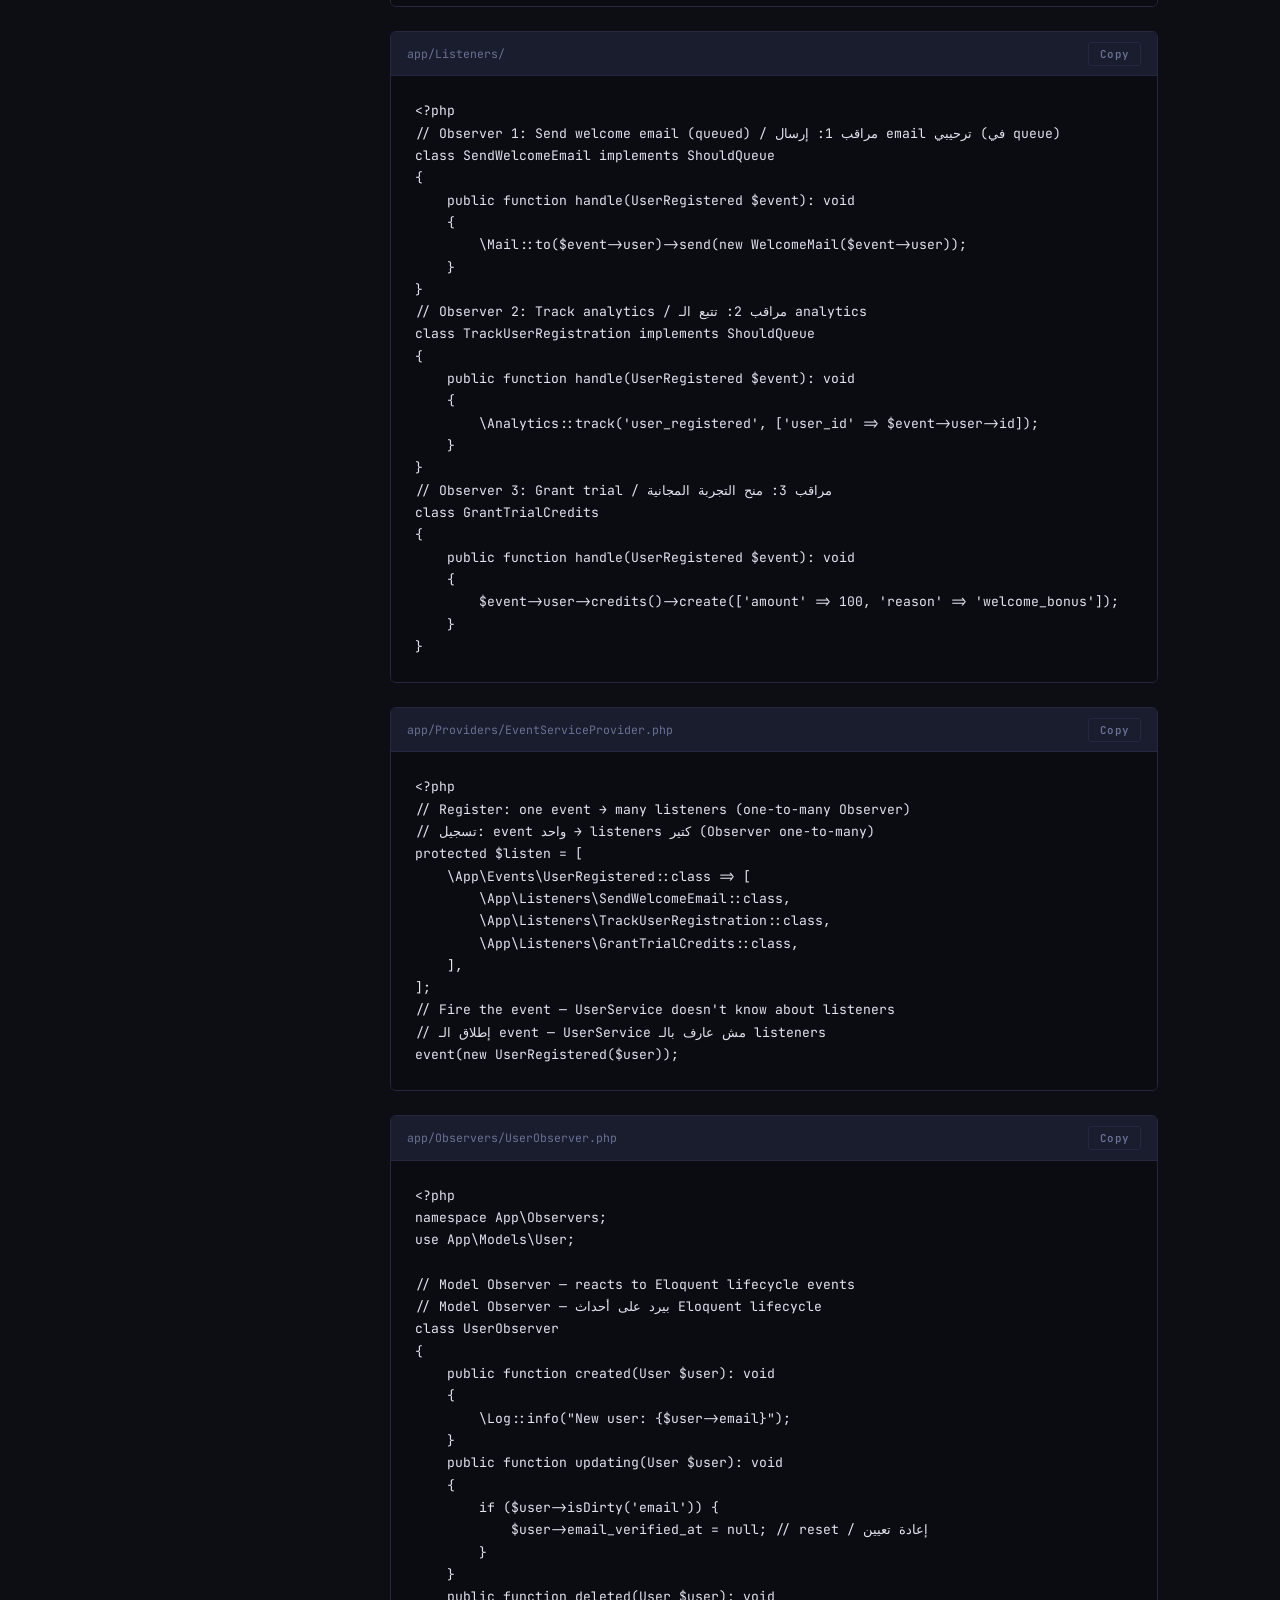
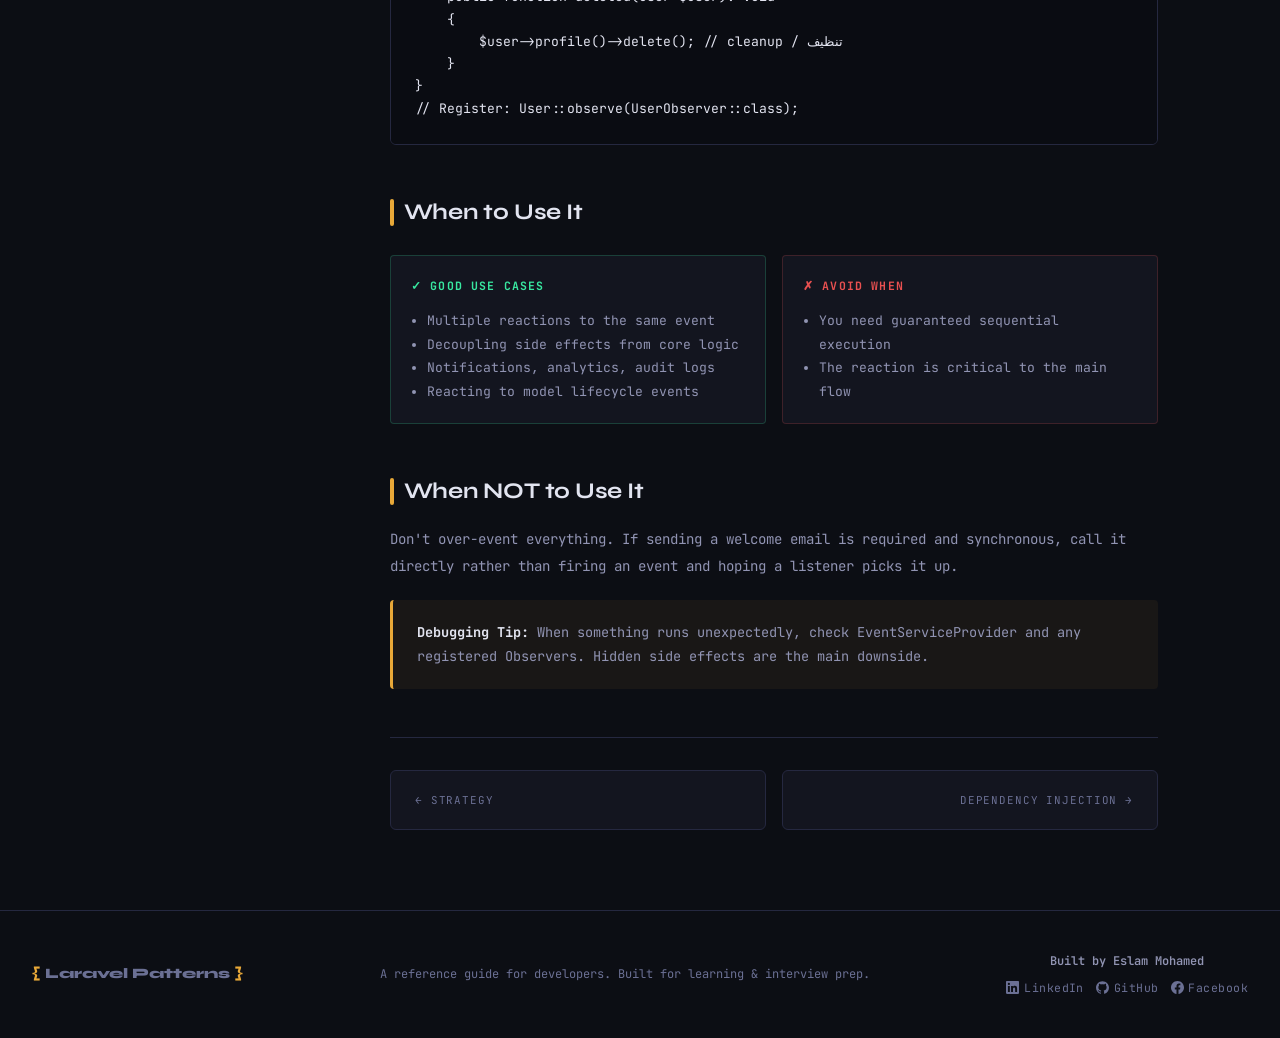
<file: patterns/observer.html>
<!DOCTYPE html>
<html lang="en">
<head>
  <meta charset="UTF-8"/>
  <meta name="viewport" content="width=device-width,initial-scale=1.0"/>
  <title>Observer — Laravel Design Patterns Hub</title>
  <link rel="stylesheet" href="../css/style.css"/>
</head>
<body data-pattern-id="observer">
<nav>
  <a class="nav-logo" href="../index.html"><span>{</span> Laravel Patterns <span>}</span></a>
  <ul class="nav-links">
    <li><a href="../index.html#patterns" data-i18n="nav.patterns">Patterns</a></li>
    <li><a href="../index.html#interview" data-i18n="nav.interview">Interview Prep</a></li>
    <li><a href="../index.html#architecture" data-i18n="nav.architecture">Architecture</a></li>
  </ul>
</nav>

<header class="detail-hero">
  <div class="hero-grid-bg" style="opacity:0.2"></div>
  <div class="container">
    <div class="breadcrumb">
      <a href="../index.html"><span class="l-en">Home</span><span class="l-ar" style="display:none">الرئيسية</span></a>
      <span>/</span>
      <a href="../index.html#patterns" data-i18n="nav.patterns-bc">Patterns</a>
      <span>/</span>
      <span class="l-en">Observer</span><span class="l-ar" style="display:none">Observer</span>
    </div>
    <div class="detail-cat" data-catKey="Behavioral" style="background:rgba(126,93,232,0.1);color:var(--behavioral)">
      <span class="l-en">Behavioral Pattern</span><span class="l-ar" style="display:none">باترن سلوكي</span>
    </div>
    <h1 class="detail-title">
      <span class="l-en">Observer</span><span class="l-ar" style="display:none">Observer</span>
    </h1>
    <p class="detail-tagline">
      <span class="l-en">Define a one-to-many dependency so when one object changes, all dependents are notified.</span><span class="l-ar" style="display:none">تعريف علاقة one-to-many عشان لما object تتغير، كل التابعين يتم إخطارهم.</span>
    </p>
  </div>
</header>

<div class="detail-layout">
  <aside class="detail-sidebar">
    <nav class="toc">
      <div class="toc-title"><span class="l-en">On This Page</span><span class="l-ar" style="display:none">المحتويات</span></div>
      <ul class="toc-links">
        <li><a href="#overview"><span class="l-en">Overview</span><span class="l-ar" style="display:none">نظرة عامة</span></a></li>
        <li><a href="#problem"><span class="l-en">Real Problem</span><span class="l-ar" style="display:none">مشكلة حقيقية</span></a></li>
        <li><a href="#laravel"><span class="l-en">In Laravel</span><span class="l-ar" style="display:none">في Laravel</span></a></li>
        <li><a href="#code"><span class="l-en">Code Example</span><span class="l-ar" style="display:none">مثال كود</span></a></li>
        <li><a href="#when-use"><span class="l-en">When to Use</span><span class="l-ar" style="display:none">متى تستخدمه</span></a></li>
        <li><a href="#when-not"><span class="l-en">When NOT to Use</span><span class="l-ar" style="display:none">متى لا تستخدمه</span></a></li>
      </ul>
    </nav>
  </aside>

  <main class="detail-content">
<section id="overview">
      <h2 class="section-anchor"><span class="l-en">Pattern Overview</span><span class="l-ar" style="display:none">نظرة عامة على الباترن</span></h2>
      <p class="content-text"><span class="l-en">The <strong>Observer</strong> pattern establishes a subscription mechanism so multiple objects can automatically react when another object changes state.</span><span class="l-ar" style="display:none">باترن <strong>Observer</strong> بيقيم آلية اشتراك عشان objects متعددة تقدر تتفاعل تلقائياً لما object تاني يغير حالته.</span></p>
      <div class="callout callout-info"><span class="l-en"><strong>Key Idea:</strong> "User registered" → automatically: send welcome email, add to CRM, send Slack alert, grant credits. Each action is a separate, decoupled observer.</span><span class="l-ar" style="display:none"><strong>الفكرة الأساسية:</strong> "اتسجّل user" → تلقائياً: بعت welcome email، أضفته للـ CRM، بعت Slack alert، منحت credits. كل action هو observer منفصل ومفكوك.</span></div>
    </section>

    <section id="problem">
      <h2 class="section-anchor"><span class="l-en">Real Problem Example</span><span class="l-ar" style="display:none">مثال على مشكلة حقيقية</span></h2>
      <p class="content-text"><span class="l-en">Without Observer, <code>UserService::register()</code> grows with every new requirement: send email, notify admin, track analytics, update CRM... It becomes a monolith.</span><span class="l-ar" style="display:none">من غير Observer، <code>UserService::register()</code> بتكبر مع كل متطلب جديد: إرسال email، إخطار admin، تتبع analytics، تحديث CRM... بتبقى monolith.</span></p>
      <p class="content-text"><span class="l-en">With Observer, the service just fires <code>event(new UserRegistered($user))</code> and each concern handles itself independently.</span><span class="l-ar" style="display:none">مع Observer، الـ service بتطلق <code>event(new UserRegistered($user))</code> بس وكل concern بيعالج نفسه باستقلالية.</span></p>
    </section>

    <section id="laravel">
      <h2 class="section-anchor"><span class="l-en">Laravel Implementation</span><span class="l-ar" style="display:none">التطبيق في Laravel</span></h2>
      <p class="content-text"><span class="l-en">Laravel has <strong>two Observer implementations</strong>: (1) <strong>Events & Listeners</strong> — application-level, can be queued, registered in EventServiceProvider. (2) <strong>Eloquent Model Observers</strong> — react to model lifecycle: created, updated, deleted.</span><span class="l-ar" style="display:none">Laravel عندها <strong>تطبيقين لـ Observer</strong>: (1) <strong>Events & Listeners</strong> — على مستوى التطبيق، ممكن تتحول لـ queue، متسجلة في EventServiceProvider. (2) <strong>Eloquent Model Observers</strong> — بتتفاعل مع lifecycle الـ model: created, updated, deleted.</span></p>
    </section>

    <section id="code">
      <h2 class="section-anchor"><span class="l-en">Laravel Code Example</span><span class="l-ar" style="display:none">مثال كود Laravel</span></h2>
      <div class="code-block-wrap">
        <div class="code-header"><span class="code-filename">app/Events/UserRegistered.php</span><button class="copy-btn">Copy</button></div>
        <pre><code class="language-php">&lt;?php
namespace App\Events;
use App\Models\User;
use Illuminate\Foundation\Events\Dispatchable;
use Illuminate\Queue\SerializesModels;

// The "Subject" — carries data all observers need
// الـ "Subject" — بيحمل البيانات اللي كل الـ observers محتاجينها
class UserRegistered
{
    use Dispatchable, SerializesModels;
    public function __construct(public readonly User $user) {}
}</code></pre>
      </div>
      <div class="code-block-wrap">
        <div class="code-header"><span class="code-filename">app/Listeners/</span><button class="copy-btn">Copy</button></div>
        <pre><code class="language-php">&lt;?php
// Observer 1: Send welcome email (queued) / مراقب 1: إرسال email ترحيبي (في queue)
class SendWelcomeEmail implements ShouldQueue
{
    public function handle(UserRegistered $event): void
    {
        \Mail::to($event-&gt;user)-&gt;send(new WelcomeMail($event-&gt;user));
    }
}
// Observer 2: Track analytics / مراقب 2: تتبع الـ analytics
class TrackUserRegistration implements ShouldQueue
{
    public function handle(UserRegistered $event): void
    {
        \Analytics::track('user_registered', ['user_id' =&gt; $event-&gt;user-&gt;id]);
    }
}
// Observer 3: Grant trial / مراقب 3: منح التجربة المجانية
class GrantTrialCredits
{
    public function handle(UserRegistered $event): void
    {
        $event-&gt;user-&gt;credits()-&gt;create(['amount' =&gt; 100, 'reason' =&gt; 'welcome_bonus']);
    }
}</code></pre>
      </div>
      <div class="code-block-wrap">
        <div class="code-header"><span class="code-filename">app/Providers/EventServiceProvider.php</span><button class="copy-btn">Copy</button></div>
        <pre><code class="language-php">&lt;?php
// Register: one event → many listeners (one-to-many Observer)
// تسجيل: event واحد → listeners كتير (Observer one-to-many)
protected $listen = [
    \App\Events\UserRegistered::class =&gt; [
        \App\Listeners\SendWelcomeEmail::class,
        \App\Listeners\TrackUserRegistration::class,
        \App\Listeners\GrantTrialCredits::class,
    ],
];
// Fire the event — UserService doesn't know about listeners
// إطلاق الـ event — UserService مش عارف بالـ listeners
event(new UserRegistered($user));</code></pre>
      </div>
      <div class="code-block-wrap">
        <div class="code-header"><span class="code-filename">app/Observers/UserObserver.php</span><button class="copy-btn">Copy</button></div>
        <pre><code class="language-php">&lt;?php
namespace App\Observers;
use App\Models\User;

// Model Observer — reacts to Eloquent lifecycle events
// Model Observer — بيرد على أحداث Eloquent lifecycle
class UserObserver
{
    public function created(User $user): void
    {
        \Log::info("New user: {$user-&gt;email}");
    }
    public function updating(User $user): void
    {
        if ($user-&gt;isDirty('email')) {
            $user-&gt;email_verified_at = null; // reset / إعادة تعيين
        }
    }
    public function deleted(User $user): void
    {
        $user-&gt;profile()-&gt;delete(); // cleanup / تنظيف
    }
}
// Register: User::observe(UserObserver::class);</code></pre>
      </div>
    </section>

    <section id="when-use">
      <h2 class="section-anchor"><span class="l-en">When to Use It</span><span class="l-ar" style="display:none">متى تستخدمه</span></h2>
      <div class="do-dont">
        <div class="do-box">
          <h4><span class="l-en">✓ Good Use Cases</span><span class="l-ar" style="display:none">✓ حالات جيدة</span></h4>
          <ul><span class="l-en"><li>Multiple reactions to the same event</li><li>Decoupling side effects from core logic</li><li>Notifications, analytics, audit logs</li><li>Reacting to model lifecycle events</li></span><span class="l-ar" style="display:none"><li>ردود فعل متعددة على نفس الـ event</li><li>فصل الـ side effects عن الـ core logic</li><li>إشعارات وanalytics وsaudit logs</li><li>الرد على أحداث lifecycle الـ model</li></span></ul>
        </div>
        <div class="dont-box">
          <h4><span class="l-en">✗ Avoid When</span><span class="l-ar" style="display:none">✗ تجنبه عندما</span></h4>
          <ul><span class="l-en"><li>You need guaranteed sequential execution</li><li>The reaction is critical to the main flow</li></span><span class="l-ar" style="display:none"><li>محتاج تنفيذ متسلسل مضمون</li><li>الرد حرج للـ main flow</li></span></ul>
        </div>
      </div>
    </section>

    <section id="when-not">
      <h2 class="section-anchor"><span class="l-en">When NOT to Use It</span><span class="l-ar" style="display:none">متى لا تستخدمه</span></h2>
      <p class="content-text"><span class="l-en">Don't over-event everything. If sending a welcome email is required and synchronous, call it directly rather than firing an event and hoping a listener picks it up.</span><span class="l-ar" style="display:none">ما تعملش events لكل حاجة. لو إرسال welcome email مطلوب وsynchronous، استدعيه مباشرة بدل ما تطلق event وتتمنى إن listener يعالجه.</span></p>
      <div class="callout callout-warn"><span class="l-en"><strong>Debugging Tip:</strong> When something runs unexpectedly, check EventServiceProvider and any registered Observers. Hidden side effects are the main downside.</span><span class="l-ar" style="display:none"><strong>نصيحة debugging:</strong> لما حاجة تتنفذ بشكل مفاجئ، تحقق من EventServiceProvider وأي Observers مسجلة. الـ side effects المخفية هي العيب الرئيسي.</span></div>
    </section>
    <div class="pattern-nav">
      <a href="strategy.html"><span class="l-en">← Strategy</span><span class="l-ar" style="display:none">Strategy →</span></a>
      <a href="dependency-injection.html" class="next"><span class="l-en">Dependency Injection →</span><span class="l-ar" style="display:none">← Dependency Injection</span></a>
    </div>
  </main>
</div>

<footer>
  <div class="footer-logo"><span>{</span> Laravel Patterns <span>}</span></div>
  <div class="footer-note" data-i18n="footer.note">
    <span class="l-en">A reference guide for developers. Built for learning &amp; interview prep. Arabic &amp; English.</span>
    <span class="l-ar" style="display:none">دليل مرجعي للمطورين. مبني للتعلم والتحضير للمقابلات. بالعربي والانجليزي.</span>
  </div>
  <div class="footer-author" style="text-align: center;">
    <span class="footer-author-name">
      <span class="l-en">Built by Eslam Mohamed</span>
      <span class="l-ar" style="display:none">من تصميم إسلام محمد</span>
    </span>
    <div class="footer-social">
      <a href="https://www.linkedin.com/in/eslam-mohamed-marey" target="_blank" rel="noopener">
        <svg width="13" height="13" viewBox="0 0 24 24" fill="currentColor"><path d="M20.447 20.452h-3.554v-5.569c0-1.328-.027-3.037-1.852-3.037-1.853 0-2.136 1.445-2.136 2.939v5.667H9.351V9h3.414v1.561h.046c.477-.9 1.637-1.85 3.37-1.85 3.601 0 4.267 2.37 4.267 5.455v6.286zM5.337 7.433a2.062 2.062 0 0 1-2.063-2.065 2.064 2.064 0 1 1 2.063 2.065zm1.782 13.019H3.555V9h3.564v11.452zM22.225 0H1.771C.792 0 0 .774 0 1.729v20.542C0 23.227.792 24 1.771 24h20.451C23.2 24 24 23.227 24 22.271V1.729C24 .774 23.2 0 22.222 0h.003z"/></svg>
        LinkedIn
      </a>
      <a href="https://github.com/eslamar3y" target="_blank" rel="noopener">
        <svg width="13" height="13" viewBox="0 0 24 24" fill="currentColor"><path d="M12 .297c-6.63 0-12 5.373-12 12 0 5.303 3.438 9.8 8.205 11.385.6.113.82-.258.82-.577 0-.285-.01-1.04-.015-2.04-3.338.724-4.042-1.61-4.042-1.61C4.422 18.07 3.633 17.7 3.633 17.7c-1.087-.744.084-.729.084-.729 1.205.084 1.838 1.236 1.838 1.236 1.07 1.835 2.809 1.305 3.495.998.108-.776.417-1.305.76-1.605-2.665-.3-5.466-1.332-5.466-5.93 0-1.31.465-2.38 1.235-3.22-.135-.303-.54-1.523.105-3.176 0 0 1.005-.322 3.3 1.23.96-.267 1.98-.399 3-.405 1.02.006 2.04.138 3 .405 2.28-1.552 3.285-1.23 3.285-1.23.645 1.653.24 2.873.12 3.176.765.84 1.23 1.91 1.23 3.22 0 4.61-2.805 5.625-5.475 5.92.42.36.81 1.096.81 2.22 0 1.606-.015 2.896-.015 3.286 0 .315.21.69.825.57C20.565 22.092 24 17.592 24 12.297c0-6.627-5.373-12-12-12"/></svg>
        GitHub
      </a>
      <a href="https://facebook.com/eslamar3y" target="_blank" rel="noopener">
        <svg width="13" height="13" viewBox="0 0 24 24" fill="currentColor"><path d="M24 12.073c0-6.627-5.373-12-12-12s-12 5.373-12 12c0 5.99 4.388 10.954 10.125 11.854v-8.385H7.078v-3.47h3.047V9.43c0-3.007 1.792-4.669 4.533-4.669 1.312 0 2.686.235 2.686.235v2.953H15.83c-1.491 0-1.956.925-1.956 1.874v2.25h3.328l-.532 3.47h-2.796v8.385C19.612 23.027 24 18.062 24 12.073z"/></svg>
        Facebook
      </a>
    </div>
  </div>
</footer>
<script src="../js/i18n.js"></script>
<script src="../js/main.js"></script>
</body>
</html>
</file>
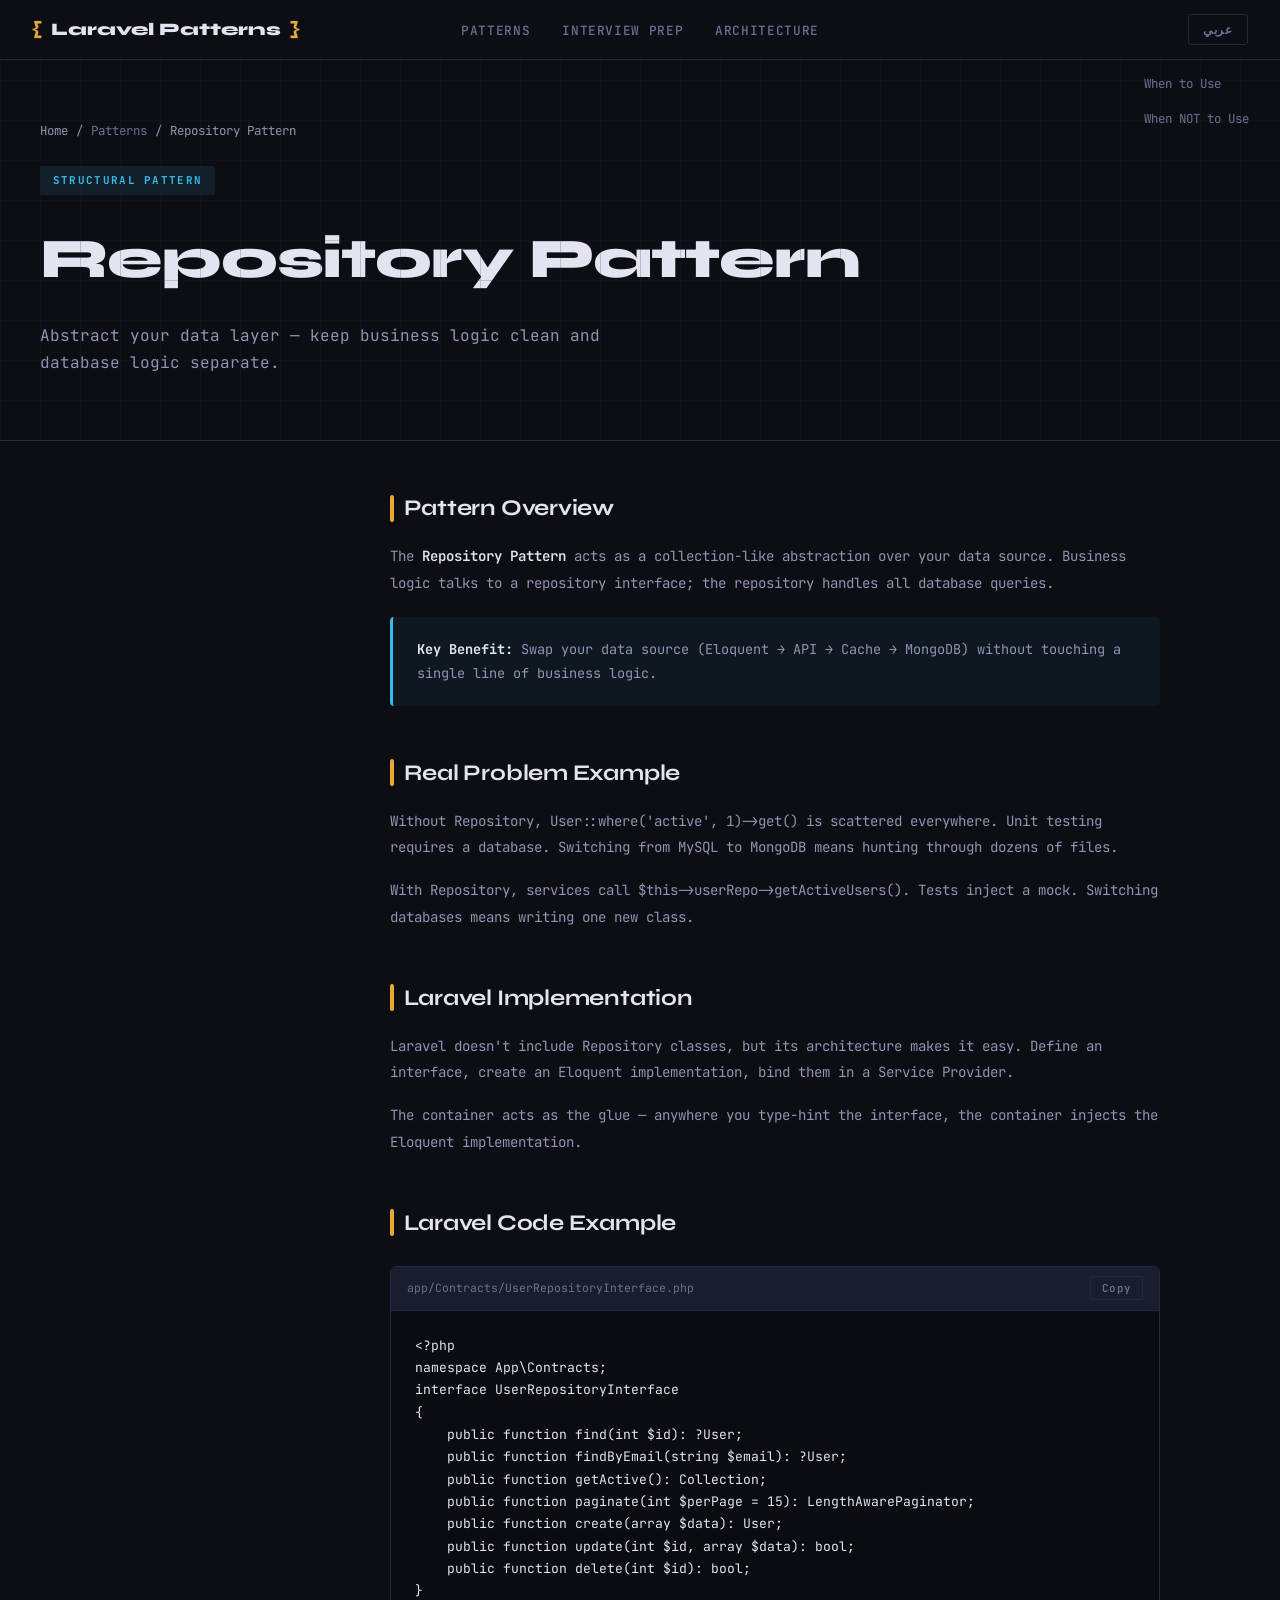
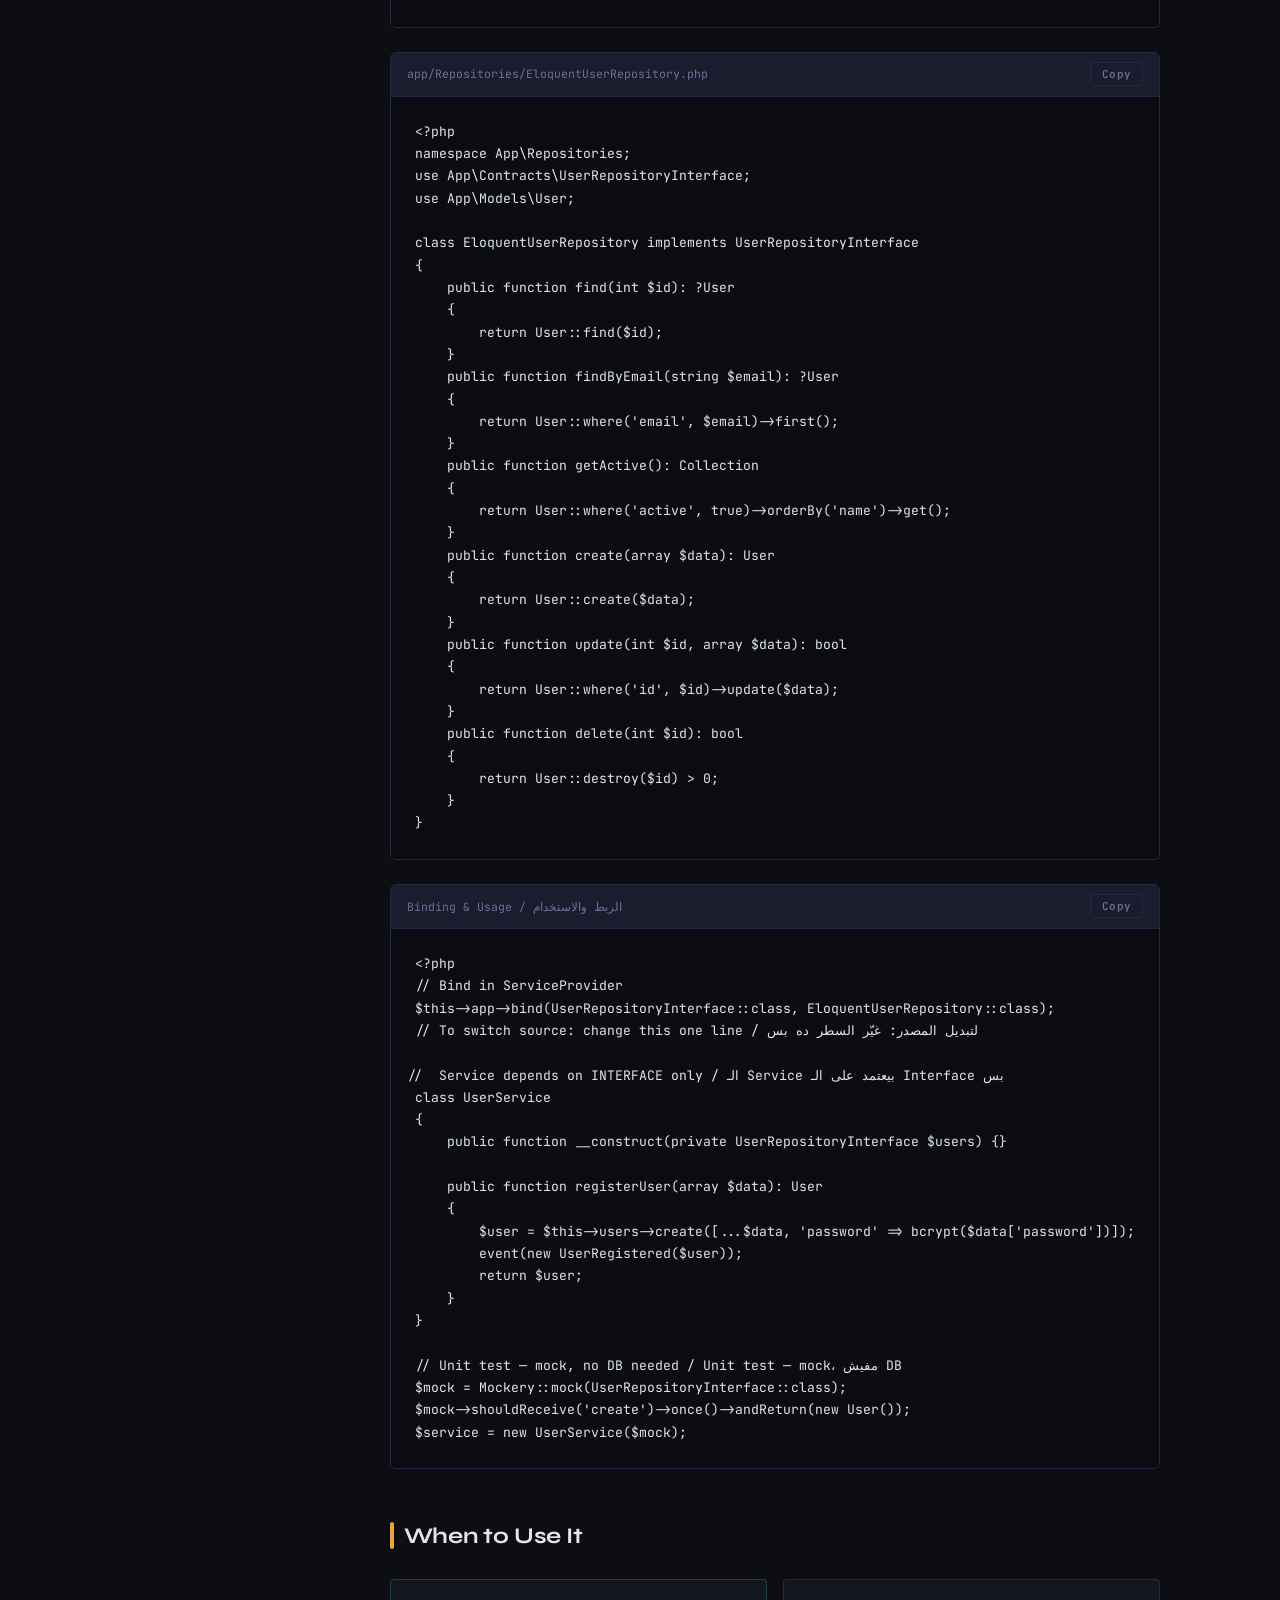
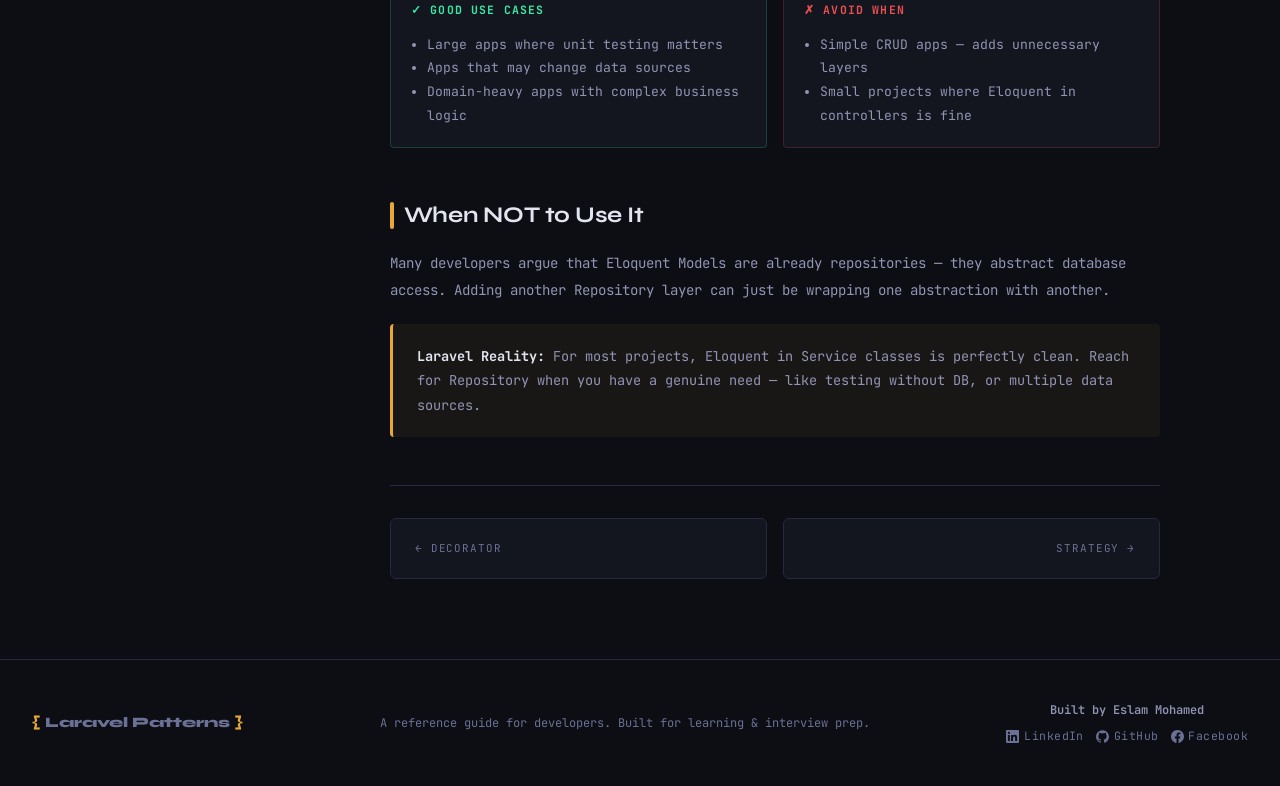
<file: patterns/repository.html>
<!DOCTYPE html>
<html lang="en">
<head>
  <meta charset="UTF-8"/>
  <meta name="viewport" content="width=device-width,initial-scale=1.0"/>
  <title>Repository Pattern — Laravel Design Patterns Hub</title>
  <link rel="stylesheet" href="../css/style.css"/>
</head>
<body data-pattern-id="repository">
<nav>
  <a class="nav-logo" href="../index.html"><span>{</span> Laravel Patterns <span>}</span></a>
  <ul class="nav-links">
    <li><a href="../index.html#patterns" data-i18n="nav.patterns">Patterns</a></li>
    <li><a href="../index.html#interview" data-i18n="nav.interview">Interview Prep</a></li>
    <li><a href="../index.html#architecture" data-i18n="nav.architecture">Architecture</a></li>
  </ul>
</nav>

<header class="detail-hero">
  <div class="hero-grid-bg" style="opacity:0.2"></div>
  <div class="container">
    <div class="breadcrumb">
      <a href="../index.html"><span class="l-en">Home</span><span class="l-ar" style="display:none">الرئيسية</span></a>
      <span>/</span>
      <a href="../index.html#patterns" data-i18n="nav.patterns-bc">Patterns</a>
      <span>/</span>
      <span class="l-en">Repository Pattern</span><span class="l-ar" style="display:none">Repository Pattern</span>
    </div>
    <div class="detail-cat" data-catKey="Structural" style="background:rgba(58,184,232,0.1);color:var(--structural)">
      <span class="l-en">Structural Pattern</span><span class="l-ar" style="display:none">باترن هيكلي</span>
    </div>
    <h1 class="detail-title">
      <span class="l-en">Repository Pattern</span><span class="l-ar" style="display:none">Repository Pattern</span>
    </h1>
    <p class="detail-tagline">
      <span class="l-en">Abstract your data layer — keep business logic clean and database logic separate.</span><span class="l-ar" style="display:none">فصل الـ data layer — احتفظ بالـ business logic نظيف والـ database logic منفصل.</span>
    </p>
  </div>
</header>

<div class="detail-layout">
  <aside class="detail-sidebar">
    <nav class="toc">
      <div class="toc-title"><span class="l-en">On This Page</span><span class="l-ar" style="display:none">المحتويات</span></div>
      <ul class="toc-links">
        <li><a href="#overview"><span class="l-en">Overview</span><span class="l-ar" style="display:none">نظرة عامة</span></a></li>
        <li><a href="#problem"><span class="l-en">Real Problem</span><span class="l-ar" style="display:none">مشكلة حقيقية</span></a></li>
        <li><a href="#laravel"><span class="l-en">In Laravel</span><span class="l-ar" style="display:none">في Laravel</span></a></li>
        <li><a href="#code"><span class="l-en">Code Example</span><span class="l-ar" style="display:none">مثال كود</span></a></li>
        <li><a href="#when-use"><span class="l-en">When to Use</span><span class="l-ar" style="display:none">متى تستخدمه</span></a></li>
        <li><a href="#when-not"><span class="l-en">When NOT to Use</span><span class="l-ar" style="display:none">متى لا تستخدمه</span></a></li>
      </ul>
    </nav>
  </aside>

  <main class="detail-content">
<section id="overview">
      <h2 class="section-anchor"><span class="l-en">Pattern Overview</span><span class="l-ar" style="display:none">نظرة عامة على الباترن</span></h2>
      <p class="content-text"><span class="l-en">The <strong>Repository Pattern</strong> acts as a collection-like abstraction over your data source. Business logic talks to a repository interface; the repository handles all database queries.</span><span class="l-ar" style="display:none">باترن <strong>Repository</strong> بيعمل abstraction شبه collection على الـ data source. الـ business logic بتتكلم مع repository interface؛ والـ repository بتتعامل مع كل استعلامات الـ database.</span></p>
      <div class="callout callout-info"><span class="l-en"><strong>Key Benefit:</strong> Swap your data source (Eloquent → API → Cache → MongoDB) without touching a single line of business logic.</span><span class="l-ar" style="display:none"><strong>الفايدة الرئيسية:</strong> بدّل الـ data source (Eloquent → API → Cache → MongoDB) من غير ما تلمس سطر واحد من الـ business logic.</span></div>
    </section>

    <section id="problem">
      <h2 class="section-anchor"><span class="l-en">Real Problem Example</span><span class="l-ar" style="display:none">مثال على مشكلة حقيقية</span></h2>
      <p class="content-text"><span class="l-en">Without Repository, <code>User::where('active', 1)->get()</code> is scattered everywhere. Unit testing requires a database. Switching from MySQL to MongoDB means hunting through dozens of files.</span><span class="l-ar" style="display:none">من غير Repository، <code>User::where('active', 1)->get()</code> مبعثرة في كل مكان. الـ unit testing محتاج database. التحول من MySQL لـ MongoDB يعني تصيد في عشرات الملفات.</span></p>
      <p class="content-text"><span class="l-en">With Repository, services call <code>$this->userRepo->getActiveUsers()</code>. Tests inject a mock. Switching databases means writing one new class.</span><span class="l-ar" style="display:none">مع Repository، الـ services بتستدعي <code>$this->userRepo->getActiveUsers()</code>. الـ tests بتحقن mock. تبديل الـ database معناه كتابة كلاس جديد واحد بس.</span></p>
    </section>

    <section id="laravel">
      <h2 class="section-anchor"><span class="l-en">Laravel Implementation</span><span class="l-ar" style="display:none">التطبيق في Laravel</span></h2>
      <p class="content-text"><span class="l-en">Laravel doesn't include Repository classes, but its architecture makes it easy. Define an interface, create an Eloquent implementation, bind them in a Service Provider.</span><span class="l-ar" style="display:none">Laravel مش عندها Repository classes جاهزة، لكن معمارتها بتسهّل تنفيذها. عرّف interface، انشئ Eloquent implementation، واربطهم في Service Provider.</span></p>
      <p class="content-text"><span class="l-en">The container acts as the glue — anywhere you type-hint the interface, the container injects the Eloquent implementation.</span><span class="l-ar" style="display:none">الـ container بيعمل كالـ glue — في أي مكان تعمل فيه type-hint للـ interface، الـ container بيحقن الـ Eloquent implementation.</span></p>
    </section>

    <section id="code">
      <h2 class="section-anchor"><span class="l-en">Laravel Code Example</span><span class="l-ar" style="display:none">مثال كود Laravel</span></h2>
      <div class="code-block-wrap">
        <div class="code-header"><span class="code-filename">app/Contracts/UserRepositoryInterface.php</span><button class="copy-btn">Copy</button></div>
        <pre><code class="language-php">&lt;?php
namespace App\Contracts;
interface UserRepositoryInterface
{
    public function find(int $id): ?User;
    public function findByEmail(string $email): ?User;
    public function getActive(): Collection;
    public function paginate(int $perPage = 15): LengthAwarePaginator;
    public function create(array $data): User;
    public function update(int $id, array $data): bool;
    public function delete(int $id): bool;
}</code></pre>
      </div>
      <div class="code-block-wrap">
        <div class="code-header"><span class="code-filename">app/Repositories/EloquentUserRepository.php</span><button class="copy-btn">Copy</button></div>
        <pre><code class="language-php">&lt;?php
namespace App\Repositories;
use App\Contracts\UserRepositoryInterface;
use App\Models\User;

class EloquentUserRepository implements UserRepositoryInterface
{
    public function find(int $id): ?User
    {
        return User::find($id);
    }
    public function findByEmail(string $email): ?User
    {
        return User::where('email', $email)-&gt;first();
    }
    public function getActive(): Collection
    {
        return User::where('active', true)-&gt;orderBy('name')-&gt;get();
    }
    public function create(array $data): User
    {
        return User::create($data);
    }
    public function update(int $id, array $data): bool
    {
        return User::where('id', $id)-&gt;update($data);
    }
    public function delete(int $id): bool
    {
        return User::destroy($id) &gt; 0;
    }
}</code></pre>
      </div>
      <div class="code-block-wrap">
        <div class="code-header"><span class="code-filename">Binding & Usage / الربط والاستخدام</span><button class="copy-btn">Copy</button></div>
        <pre><code class="language-php">&lt;?php
// Bind in ServiceProvider
$this-&gt;app-&gt;bind(UserRepositoryInterface::class, EloquentUserRepository::class);
// To switch source: change this one line / لتبديل المصدر: غيّر السطر ده بس

// Service depends on INTERFACE only / الـ Service بيعتمد على الـ Interface بس
class UserService
{
    public function __construct(private UserRepositoryInterface $users) {}

    public function registerUser(array $data): User
    {
        $user = $this-&gt;users-&gt;create([...$data, 'password' =&gt; bcrypt($data['password'])]);
        event(new UserRegistered($user));
        return $user;
    }
}

// Unit test — mock, no DB needed / Unit test — mock، مفيش DB
$mock = Mockery::mock(UserRepositoryInterface::class);
$mock-&gt;shouldReceive('create')-&gt;once()-&gt;andReturn(new User());
$service = new UserService($mock);</code></pre>
      </div>
    </section>

    <section id="when-use">
      <h2 class="section-anchor"><span class="l-en">When to Use It</span><span class="l-ar" style="display:none">متى تستخدمه</span></h2>
      <div class="do-dont">
        <div class="do-box">
          <h4><span class="l-en">✓ Good Use Cases</span><span class="l-ar" style="display:none">✓ حالات جيدة</span></h4>
          <ul><span class="l-en"><li>Large apps where unit testing matters</li><li>Apps that may change data sources</li><li>Domain-heavy apps with complex business logic</li></span><span class="l-ar" style="display:none"><li>تطبيقات كبيرة حيث الـ unit testing مهم</li><li>تطبيقات ممكن تغير مصادر البيانات</li><li>تطبيقات بـ domain logic معقدة</li></span></ul>
        </div>
        <div class="dont-box">
          <h4><span class="l-en">✗ Avoid When</span><span class="l-ar" style="display:none">✗ تجنبه عندما</span></h4>
          <ul><span class="l-en"><li>Simple CRUD apps — adds unnecessary layers</li><li>Small projects where Eloquent in controllers is fine</li></span><span class="l-ar" style="display:none"><li>تطبيقات CRUD بسيطة — بيضيف طبقات مش لازمة</li><li>مشاريع صغيرة حيث Eloquent في الـ controllers كافي</li></span></ul>
        </div>
      </div>
    </section>

    <section id="when-not">
      <h2 class="section-anchor"><span class="l-en">When NOT to Use It</span><span class="l-ar" style="display:none">متى لا تستخدمه</span></h2>
      <p class="content-text"><span class="l-en">Many developers argue that Eloquent Models are already repositories — they abstract database access. Adding another Repository layer can just be wrapping one abstraction with another.</span><span class="l-ar" style="display:none">كتير من المطورين بيقولوا إن Eloquent Models هي repositories أصلاً — بتعمل abstraction للـ database access. إضافة طبقة Repository فوقيها ممكن تكون مجرد تغليف abstraction فوق abstraction.</span></p>
      <div class="callout callout-warn"><span class="l-en"><strong>Laravel Reality:</strong> For most projects, Eloquent in Service classes is perfectly clean. Reach for Repository when you have a genuine need — like testing without DB, or multiple data sources.</span><span class="l-ar" style="display:none"><strong>الواقع في Laravel:</strong> لمعظم المشاريع، Eloquent في الـ Service classes نظيف كفاية. استخدم Repository لما عندك حاجة حقيقية — زي testing من غير DB أو مصادر بيانات متعددة.</span></div>
    </section>
    <div class="pattern-nav">
      <a href="decorator.html"><span class="l-en">← Decorator</span><span class="l-ar" style="display:none">Decorator →</span></a>
      <a href="strategy.html" class="next"><span class="l-en">Strategy →</span><span class="l-ar" style="display:none">← Strategy</span></a>
    </div>
  </main>
</div>

<footer>
  <div class="footer-logo"><span>{</span> Laravel Patterns <span>}</span></div>
  <div class="footer-note" data-i18n="footer.note">
    <span class="l-en">A reference guide for developers. Built for learning &amp; interview prep. Arabic &amp; English.</span>
    <span class="l-ar" style="display:none">دليل مرجعي للمطورين. مبني للتعلم والتحضير للمقابلات. بالعربي والانجليزي.</span>
  </div>
  <div class="footer-author" style="text-align: center;">
    <span class="footer-author-name">
      <span class="l-en">Built by Eslam Mohamed</span>
      <span class="l-ar" style="display:none">من تصميم إسلام محمد</span>
    </span>
    <div class="footer-social">
      <a href="https://www.linkedin.com/in/eslam-mohamed-marey" target="_blank" rel="noopener">
        <svg width="13" height="13" viewBox="0 0 24 24" fill="currentColor"><path d="M20.447 20.452h-3.554v-5.569c0-1.328-.027-3.037-1.852-3.037-1.853 0-2.136 1.445-2.136 2.939v5.667H9.351V9h3.414v1.561h.046c.477-.9 1.637-1.85 3.37-1.85 3.601 0 4.267 2.37 4.267 5.455v6.286zM5.337 7.433a2.062 2.062 0 0 1-2.063-2.065 2.064 2.064 0 1 1 2.063 2.065zm1.782 13.019H3.555V9h3.564v11.452zM22.225 0H1.771C.792 0 0 .774 0 1.729v20.542C0 23.227.792 24 1.771 24h20.451C23.2 24 24 23.227 24 22.271V1.729C24 .774 23.2 0 22.222 0h.003z"/></svg>
        LinkedIn
      </a>
      <a href="https://github.com/eslamar3y" target="_blank" rel="noopener">
        <svg width="13" height="13" viewBox="0 0 24 24" fill="currentColor"><path d="M12 .297c-6.63 0-12 5.373-12 12 0 5.303 3.438 9.8 8.205 11.385.6.113.82-.258.82-.577 0-.285-.01-1.04-.015-2.04-3.338.724-4.042-1.61-4.042-1.61C4.422 18.07 3.633 17.7 3.633 17.7c-1.087-.744.084-.729.084-.729 1.205.084 1.838 1.236 1.838 1.236 1.07 1.835 2.809 1.305 3.495.998.108-.776.417-1.305.76-1.605-2.665-.3-5.466-1.332-5.466-5.93 0-1.31.465-2.38 1.235-3.22-.135-.303-.54-1.523.105-3.176 0 0 1.005-.322 3.3 1.23.96-.267 1.98-.399 3-.405 1.02.006 2.04.138 3 .405 2.28-1.552 3.285-1.23 3.285-1.23.645 1.653.24 2.873.12 3.176.765.84 1.23 1.91 1.23 3.22 0 4.61-2.805 5.625-5.475 5.92.42.36.81 1.096.81 2.22 0 1.606-.015 2.896-.015 3.286 0 .315.21.69.825.57C20.565 22.092 24 17.592 24 12.297c0-6.627-5.373-12-12-12"/></svg>
        GitHub
      </a>
      <a href="https://facebook.com/eslamar3y" target="_blank" rel="noopener">
        <svg width="13" height="13" viewBox="0 0 24 24" fill="currentColor"><path d="M24 12.073c0-6.627-5.373-12-12-12s-12 5.373-12 12c0 5.99 4.388 10.954 10.125 11.854v-8.385H7.078v-3.47h3.047V9.43c0-3.007 1.792-4.669 4.533-4.669 1.312 0 2.686.235 2.686.235v2.953H15.83c-1.491 0-1.956.925-1.956 1.874v2.25h3.328l-.532 3.47h-2.796v8.385C19.612 23.027 24 18.062 24 12.073z"/></svg>
        Facebook
      </a>
    </div>
  </div>
</footer>
<script src="../js/i18n.js"></script>
<script src="../js/main.js"></script>
</body>
</html>
</file>
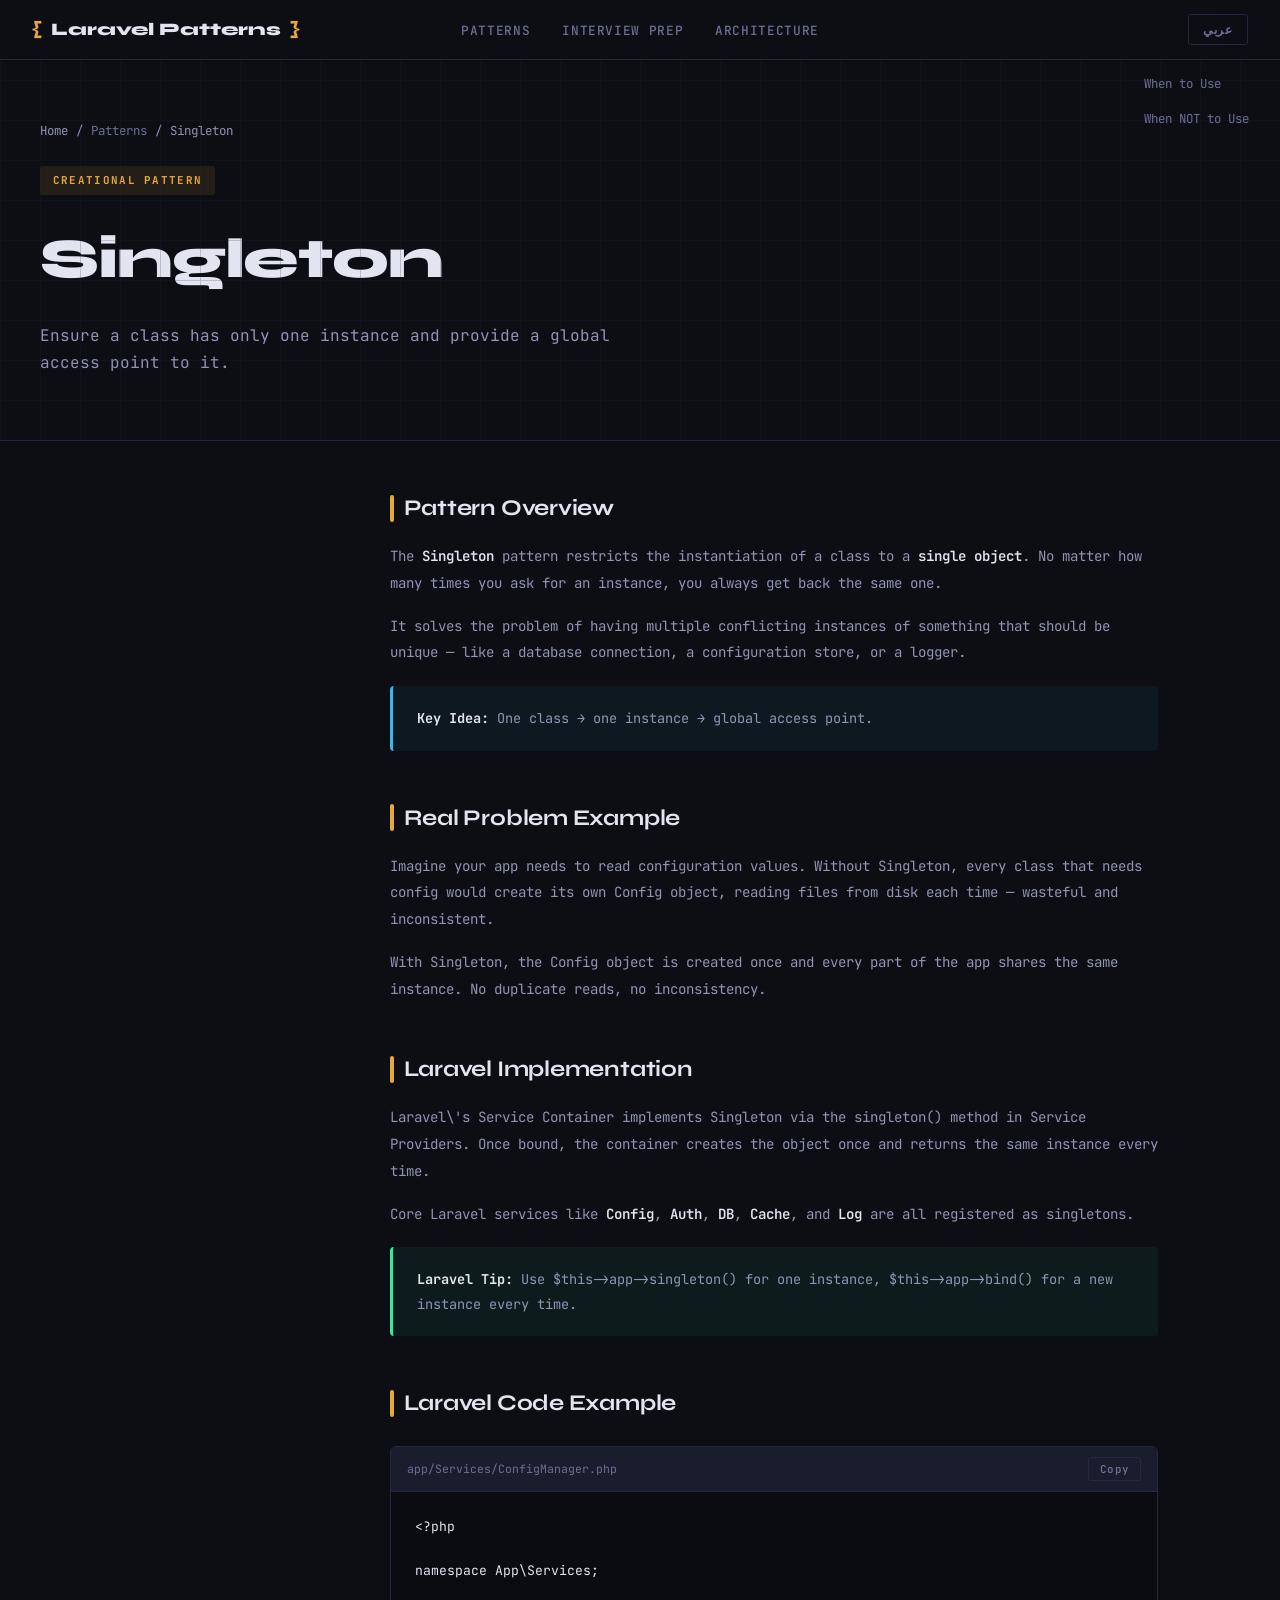
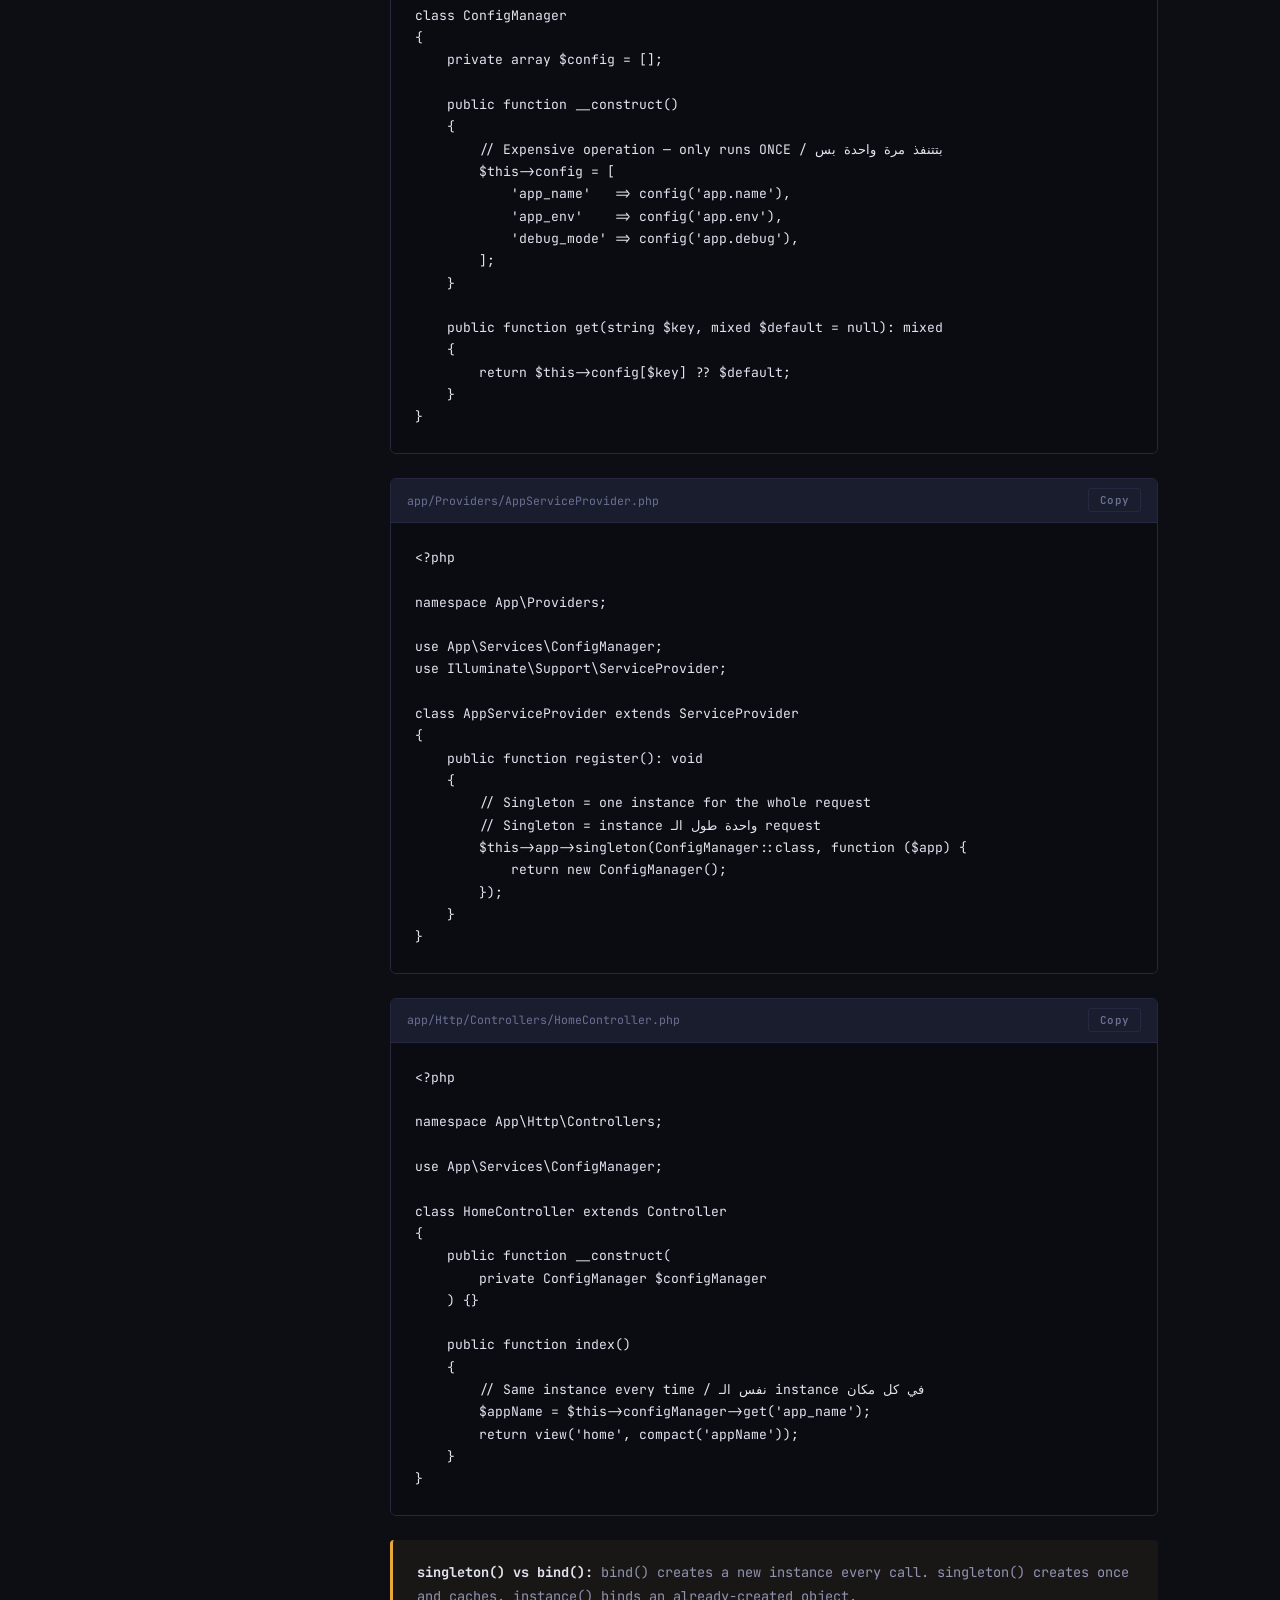
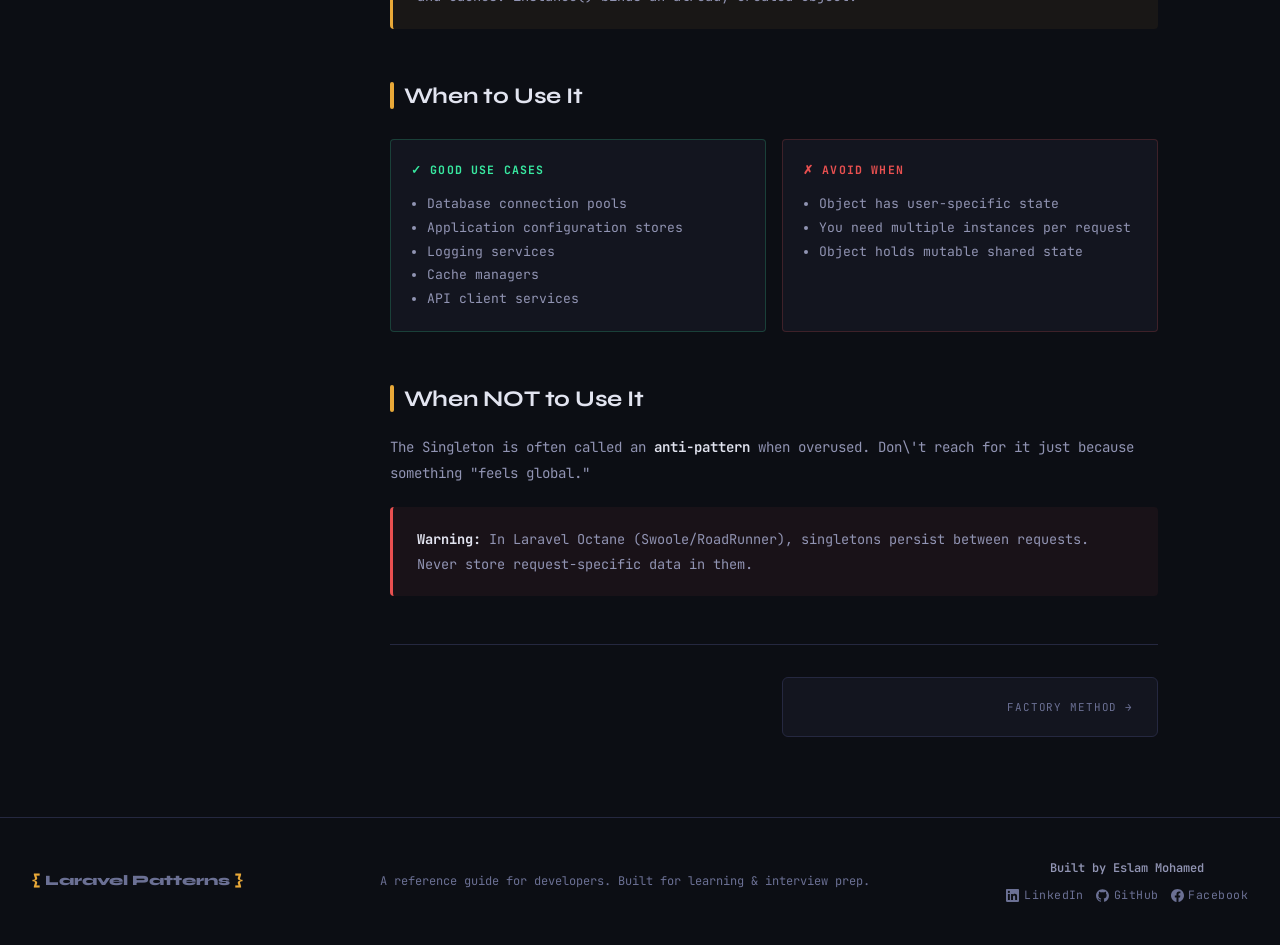
<file: patterns/singleton.html>
<!DOCTYPE html>
<html lang="en">

<head>
  <meta charset="UTF-8" />
  <meta name="viewport" content="width=device-width,initial-scale=1.0" />
  <title>Singleton — Laravel Design Patterns Hub</title>
  <link rel="stylesheet" href="../css/style.css" />
</head>

<body data-pattern-id="singleton">
  <nav>
    <a class="nav-logo" href="../index.html"><span>{</span> Laravel Patterns <span>}</span></a>
    <ul class="nav-links">
      <li><a href="../index.html#patterns" data-i18n="nav.patterns">Patterns</a></li>
      <li><a href="../index.html#interview" data-i18n="nav.interview">Interview Prep</a></li>
      <li><a href="../index.html#architecture" data-i18n="nav.architecture">Architecture</a></li>
    </ul>
  </nav>

  <header class="detail-hero">
    <div class="hero-grid-bg" style="opacity:0.2"></div>
    <div class="container">
      <div class="breadcrumb">
        <a href="../index.html"><span class="l-en">Home</span><span class="l-ar"
            style="display:none">الرئيسية</span></a>
        <span>/</span>
        <a href="../index.html#patterns" data-i18n="nav.patterns-bc">Patterns</a>
        <span>/</span>
        <span class="l-en">Singleton</span><span class="l-ar" style="display:none">Singleton</span>
      </div>
      <div class="detail-cat" data-catKey="Creational" style="background:rgba(232,168,56,0.1);color:var(--creational)">
        <span class="l-en">Creational Pattern</span><span class="l-ar" style="display:none">باترن إنشائي</span>
      </div>
      <h1 class="detail-title">
        <span class="l-en">Singleton</span><span class="l-ar" style="display:none">Singleton</span>
      </h1>
      <p class="detail-tagline">
        <span class="l-en">Ensure a class has only one instance and provide a global access point to it.</span><span
          class="l-ar" style="display:none">ضمان وجود instance واحدة فقط من الكلاس وتوفير نقطة وصول global إليها.</span>
      </p>
    </div>
  </header>

  <div class="detail-layout">
    <aside class="detail-sidebar">
      <nav class="toc">
        <div class="toc-title"><span class="l-en">On This Page</span><span class="l-ar"
            style="display:none">المحتويات</span></div>
        <ul class="toc-links">
          <li><a href="#overview"><span class="l-en">Overview</span><span class="l-ar" style="display:none">نظرة
                عامة</span></a></li>
          <li><a href="#problem"><span class="l-en">Real Problem</span><span class="l-ar" style="display:none">مشكلة
                حقيقية</span></a></li>
          <li><a href="#laravel"><span class="l-en">In Laravel</span><span class="l-ar" style="display:none">في
                Laravel</span></a></li>
          <li><a href="#code"><span class="l-en">Code Example</span><span class="l-ar" style="display:none">مثال
                كود</span></a></li>
          <li><a href="#when-use"><span class="l-en">When to Use</span><span class="l-ar" style="display:none">متى
                تستخدمه</span></a></li>
          <li><a href="#when-not"><span class="l-en">When NOT to Use</span><span class="l-ar" style="display:none">متى
                لا تستخدمه</span></a></li>
        </ul>
      </nav>
    </aside>

    <main class="detail-content">
      <section id="overview">
        <h2 class="section-anchor"><span class="l-en">Pattern Overview</span><span class="l-ar"
            style="display:none">نظرة عامة على الباترن</span></h2>
        <p class="content-text"><span class="l-en">The <strong>Singleton</strong> pattern restricts the instantiation of
            a class to a
            <strong>single object</strong>. No matter how many times you ask for an instance, you always get back the
            same one.</span><span class="l-ar" style="display:none">باترن <strong>Singleton</strong> بيقيّد إنشاء الـ
            class لـ <strong>object واحد بس</strong>. مهما طلبت الـ instance، دايمًا بترجعلك نفس الواحدة.</span></p>
        <p class="content-text"><span class="l-en">It solves the problem of having multiple conflicting instances of
            something that should be unique — like a database connection, a configuration store, or a
            logger.</span><span class="l-ar" style="display:none">بيحل مشكلة وجود instances متعددة متضاربة لحاجة المفروض
            تكون unique — زي database connection أو config store أو logger.</span></p>
        <div class="callout callout-info"><span class="l-en"><strong>Key Idea:</strong> One class → one instance →
            global
            access point.</span><span class="l-ar" style="display:none"><strong>الفكرة الأساسية:</strong> كلاس واحد ←
            instance واحدة ← نقطة وصول global.</span></div>
      </section>  <section id="problem">
        <h2 class="section-anchor"><span class="l-en">Real Problem Example</span><span class="l-ar"
            style="display:none">مثال على مشكلة حقيقية</span></h2>
        <p class="content-text"><span class="l-en">Imagine
            your app needs to read configuration values. Without Singleton, every class that needs config would create
            its own <code>Config</code> object, reading files from disk each time — wasteful and
            inconsistent.</span><span class="l-ar" style="display:none">تخيّل إن تطبيقك محتاج يقرأ الـ configuration. من
            غير Singleton، كل كلاس محتاج config هينشئ <code>Config</code> object جديد ويقرأ من الـ disk كل مرة — مضيعة
            وغير متسق.</span></p>
        <p class="content-text"><span class="l-en">With Singleton, the Config object is
            created once and every part of the app shares the same instance. No duplicate reads, no
            inconsistency.</span><span class="l-ar" style="display:none">مع Singleton، الـ Config object بيتنشأ مرة
            واحدة وكل التطبيق بيشارك نفس الـ instance. مفيش قراءة مكررة ومفيش تناقض.</span></p>
      </section>  
      <section id="laravel">
        <h2 class="section-anchor"><span class="l-en">Laravel Implementation</span><span class="l-ar"
            style="display:none">التطبيق في Laravel</span></h2>
        <p class="content-text"><span class="l-en">Laravel\'s Service Container implements Singleton via the
            <code>singleton()</code> method in
            Service Providers. Once bound, the container creates the object once and returns the same instance every
            time.</span><span class="l-ar" style="display:none">الـ Service Container في Laravel بينفذ Singleton عبر الـ
            method <code>singleton()</code> في الـ Service Providers. بعد الـ binding، الـ container بينشئ الـ object
            مرة واحدة ويرجع نفس الـ instance في كل مرة.</span></p>
        <p class="content-text"><span class="l-en">Core
            Laravel services like <strong>Config</strong>, <strong>Auth</strong>, <strong>DB</strong>,
            <strong>Cache</strong>, and <strong>Log</strong> are all registered as singletons.</span><span class="l-ar"
            style="display:none">الـ services الأساسية في Laravel زي <strong>Config</strong> و<strong>Auth</strong>
            و<strong>DB</strong> و<strong>Cache</strong> و<strong>Log</strong> كلها متسجلة كـ singletons.</span></p>
        <div class="callout callout-tip"><span class="l-en"><strong>Laravel Tip:</strong> Use
            <code>$this->app->singleton()</code> for one instance, <code>$this->app->bind()</code> for a new instance
            every time.</span><span class="l-ar" style="display:none"><strong>نصيحة:</strong> استخدم
            <code>singleton()</code> لـ instance واحدة، و<code>bind()</code> لـ instance جديدة في كل مرة.</span></div>
      </section>   <section id="code">
        <h2 class="section-anchor"><span class="l-en">Laravel Code
            Example</span><span class="l-ar" style="display:none">مثال كود Laravel</span></h2>
        <div class="code-block-wrap">
          <div class="code-header"><span class="code-filename">app/Services/ConfigManager.php</span><button
              class="copy-btn">Copy</button></div>
          <pre><code class="language-php">&lt;?php

namespace App\Services;

class ConfigManager
{
    private array $config = [];

    public function __construct()
    {
        // Expensive operation — only runs ONCE / بتتنفذ مرة واحدة بس
        $this-&gt;config = [
            'app_name'   =&gt; config('app.name'),
            'app_env'    =&gt; config('app.env'),
            'debug_mode' =&gt; config('app.debug'),
        ];
    }

    public function get(string $key, mixed $default = null): mixed
    {
        return $this-&gt;config[$key] ?? $default;
    }
}</code></pre>

        </div>
        <div class="code-block-wrap">
          <div class="code-header"><span class="code-filename">app/Providers/AppServiceProvider.php</span><button
              class="copy-btn">Copy</button>
          </div>
          <pre><code class="language-php">&lt;?php

namespace App\Providers;

use App\Services\ConfigManager;
use Illuminate\Support\ServiceProvider;

class AppServiceProvider extends ServiceProvider
{
    public function register(): void
    {
        // Singleton = one instance for the whole request
        // Singleton = instance واحدة طول الـ request
        $this-&gt;app-&gt;singleton(ConfigManager::class, function ($app) {
            return new ConfigManager();
        });
    }
}</code></pre>

        </div>
        <div class="code-block-wrap">
          <div class="code-header"><span class="code-filename">app/Http/Controllers/HomeController.php</span><button
              class="copy-btn">Copy</button>
          </div>
          <pre><code class="language-php">&lt;?php

namespace App\Http\Controllers;

use App\Services\ConfigManager;

class HomeController extends Controller
{
    public function __construct(
        private ConfigManager $configManager
    ) {}

    public function index()
    {
        // Same instance every time / نفس الـ instance في كل مكان
        $appName = $this-&gt;configManager-&gt;get('app_name');
        return view('home', compact('appName'));
    }
}</code></pre>

        </div>
        <div class="callout callout-warn"><span class="l-en"><strong>singleton() vs bind():</strong>
            <code>bind()</code> creates a new instance every call. <code>singleton()</code> creates once and caches.
            <code>instance()</code> binds an already-created object.</span><span class="l-ar"
            style="display:none"><strong>singleton() مقابل bind():</strong> <code>bind()</code> بتنشئ instance جديدة في
            كل call. <code>singleton()</code> بتنشئ مرة واحدة وتحفظها. <code>instance()</code> بتربط object موجود
            مسبقاً.</span></div>
      </section>   <section id="when-use">
        <h2 class="section-anchor"><span class="l-en">When to Use It</span><span class="l-ar" style="display:none">متى
            تستخدمه</span></h2>
        <div class="do-dont">
          <div class="do-box">
            <h4><span class="l-en">✓ Good Use Cases</span><span class="l-ar" style="display:none">✓ حالات جيدة</span>
            </h4>
            <ul><span class="l-en">
                <li>Database connection pools</li>
                <li>Application configuration stores</li>
                <li>Logging services</li>
                <li>Cache managers</li>
                <li>API client services</li>
              </span><span class="l-ar" style="display:none">
                <li>Connection pools للـ database</li>
                <li>مخازن الـ configuration</li>
                <li>خدمات الـ logging</li>
                <li>مديري الـ cache</li>
                <li>API clients</li>
              </span></ul>
          </div>
          <div class="dont-box">
            <h4><span class="l-en">✗ Avoid When</span><span class="l-ar" style="display:none">✗ تجنبه عندما</span></h4>
            <ul><span class="l-en">
                <li>Object has user-specific state</li>
                <li>You need multiple instances per request</li>
                <li>Object holds mutable shared state</li>
              </span><span class="l-ar" style="display:none">
                <li>الـ object عنده state خاصة بالـ user</li>
                <li>محتاج instances متعددة في الـ request</li>
                <li>الـ object بيحتفظ بـ mutable shared state</li>
              </span></ul>
          </div>
        </div>
      </section>   <section id="when-not">
        <h2 class="section-anchor">
          <span class="l-en">When NOT to Use It</span><span class="l-ar" style="display:none">متى لا تستخدمه</span>
        </h2>
        <p class="content-text"><span class="l-en">The Singleton is often called an <strong>anti-pattern</strong>
            when overused. Don\'t reach for it just because something "feels global."</span><span class="l-ar"
            style="display:none">الـ Singleton بيُعتبر <strong>anti-pattern</strong> لما يُستخدم بإفراط. ما تستخدمهوش بس
            لأن حاجة "حاسس إنها global."</span></p>
        <div class="callout callout-danger"><span class="l-en"><strong>Warning:</strong> In Laravel Octane
            (Swoole/RoadRunner), singletons persist between
            requests. Never store request-specific data in them.</span><span class="l-ar"
            style="display:none"><strong>تحذير:</strong> في Laravel Octane، الـ singletons بتفضل موجودة بين الـ
            requests. ما تحطش فيها بيانات خاصة بـ request معين.</span></div>
      </section>
      <div class="pattern-nav">
        <div></div>
        <a href="factory.html" class="next"><span class="l-en">Factory Method →</span><span class="l-ar"
            style="display:none">← Factory Method</span></a>
      </div>
    </main>
  </div>

  <footer>
  <div class="footer-logo"><span>{</span> Laravel Patterns <span>}</span></div>
  <div class="footer-note" data-i18n="footer.note">
    <span class="l-en">A reference guide for developers. Built for learning &amp; interview prep. Arabic &amp; English.</span>
    <span class="l-ar" style="display:none">دليل مرجعي للمطورين. مبني للتعلم والتحضير للمقابلات. بالعربي والانجليزي.</span>
  </div>
  <div class="footer-author" style="text-align: center;">
    <span class="footer-author-name">
      <span class="l-en">Built by Eslam Mohamed</span>
      <span class="l-ar" style="display:none">من تصميم إسلام محمد</span>
    </span>
    <div class="footer-social">
      <a href="https://www.linkedin.com/in/eslam-mohamed-marey" target="_blank" rel="noopener">
        <svg width="13" height="13" viewBox="0 0 24 24" fill="currentColor"><path d="M20.447 20.452h-3.554v-5.569c0-1.328-.027-3.037-1.852-3.037-1.853 0-2.136 1.445-2.136 2.939v5.667H9.351V9h3.414v1.561h.046c.477-.9 1.637-1.85 3.37-1.85 3.601 0 4.267 2.37 4.267 5.455v6.286zM5.337 7.433a2.062 2.062 0 0 1-2.063-2.065 2.064 2.064 0 1 1 2.063 2.065zm1.782 13.019H3.555V9h3.564v11.452zM22.225 0H1.771C.792 0 0 .774 0 1.729v20.542C0 23.227.792 24 1.771 24h20.451C23.2 24 24 23.227 24 22.271V1.729C24 .774 23.2 0 22.222 0h.003z"/></svg>
        LinkedIn
      </a>
      <a href="https://github.com/eslamar3y" target="_blank" rel="noopener">
        <svg width="13" height="13" viewBox="0 0 24 24" fill="currentColor"><path d="M12 .297c-6.63 0-12 5.373-12 12 0 5.303 3.438 9.8 8.205 11.385.6.113.82-.258.82-.577 0-.285-.01-1.04-.015-2.04-3.338.724-4.042-1.61-4.042-1.61C4.422 18.07 3.633 17.7 3.633 17.7c-1.087-.744.084-.729.084-.729 1.205.084 1.838 1.236 1.838 1.236 1.07 1.835 2.809 1.305 3.495.998.108-.776.417-1.305.76-1.605-2.665-.3-5.466-1.332-5.466-5.93 0-1.31.465-2.38 1.235-3.22-.135-.303-.54-1.523.105-3.176 0 0 1.005-.322 3.3 1.23.96-.267 1.98-.399 3-.405 1.02.006 2.04.138 3 .405 2.28-1.552 3.285-1.23 3.285-1.23.645 1.653.24 2.873.12 3.176.765.84 1.23 1.91 1.23 3.22 0 4.61-2.805 5.625-5.475 5.92.42.36.81 1.096.81 2.22 0 1.606-.015 2.896-.015 3.286 0 .315.21.69.825.57C20.565 22.092 24 17.592 24 12.297c0-6.627-5.373-12-12-12"/></svg>
        GitHub
      </a>
      <a href="https://facebook.com/eslamar3y" target="_blank" rel="noopener">
        <svg width="13" height="13" viewBox="0 0 24 24" fill="currentColor"><path d="M24 12.073c0-6.627-5.373-12-12-12s-12 5.373-12 12c0 5.99 4.388 10.954 10.125 11.854v-8.385H7.078v-3.47h3.047V9.43c0-3.007 1.792-4.669 4.533-4.669 1.312 0 2.686.235 2.686.235v2.953H15.83c-1.491 0-1.956.925-1.956 1.874v2.25h3.328l-.532 3.47h-2.796v8.385C19.612 23.027 24 18.062 24 12.073z"/></svg>
        Facebook
      </a>
    </div>
  </div>
</footer>
  <script src="../js/i18n.js"></script>
  <script src="../js/main.js"></script>
</body>

</html>
</file>
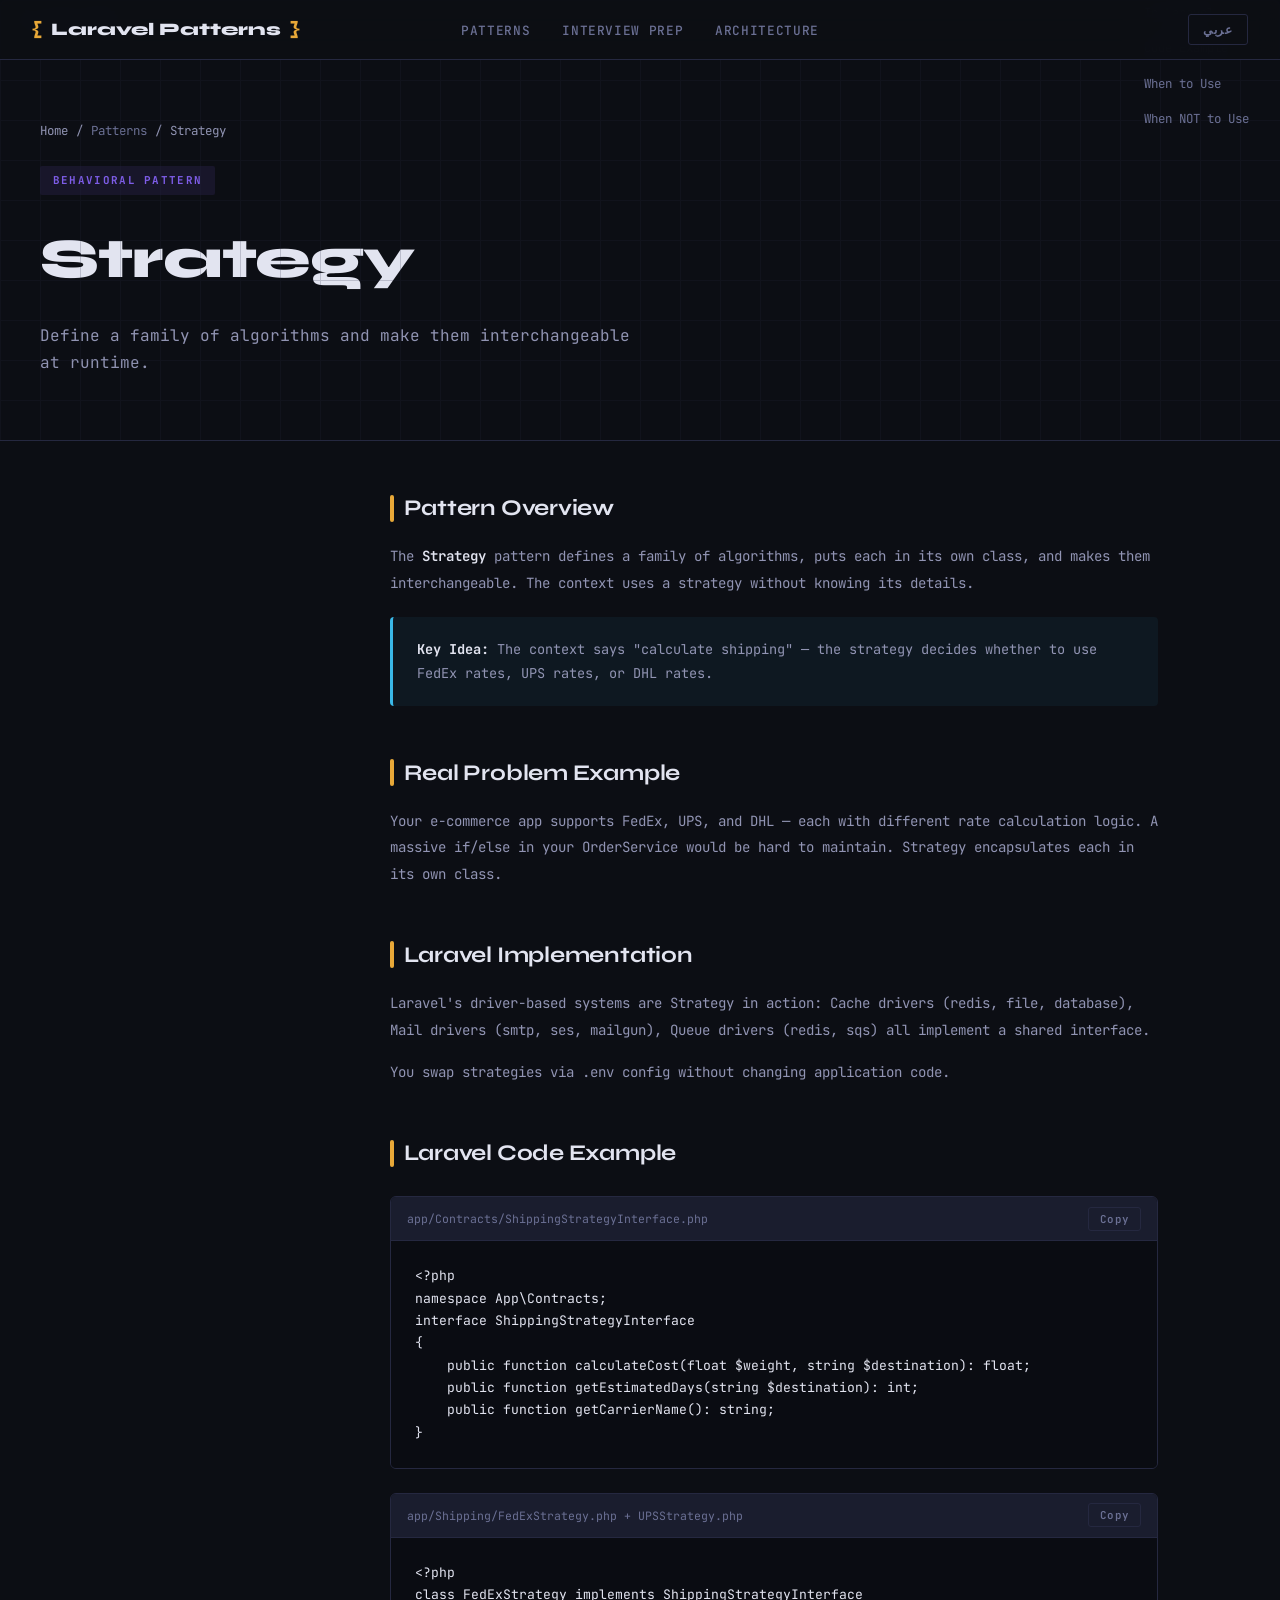
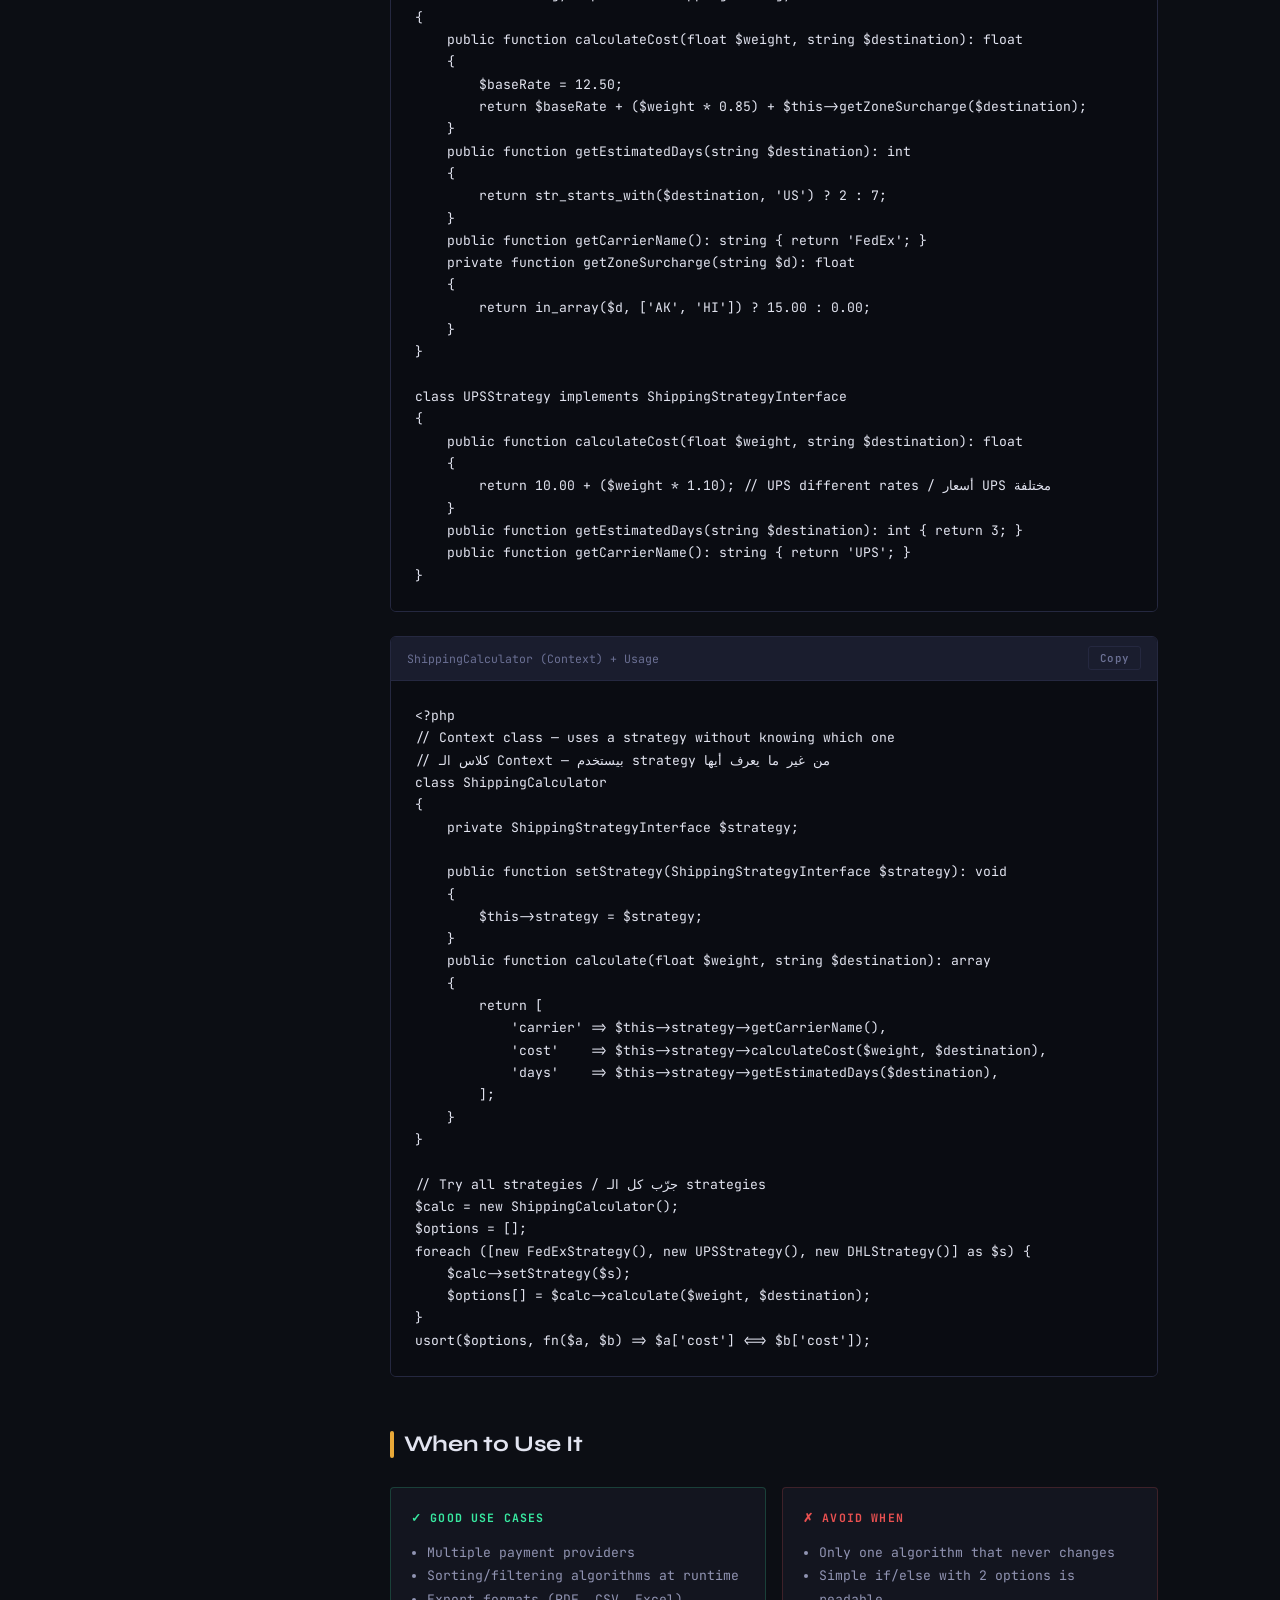
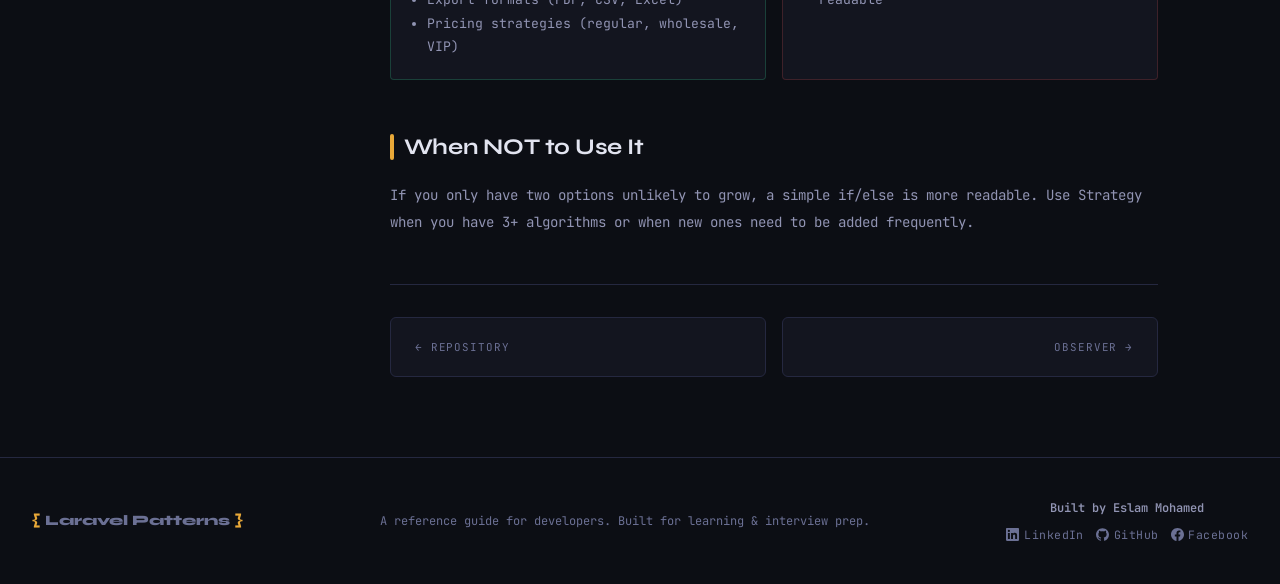
<file: patterns/strategy.html>
<!DOCTYPE html>
<html lang="en">
<head>
  <meta charset="UTF-8"/>
  <meta name="viewport" content="width=device-width,initial-scale=1.0"/>
  <title>Strategy — Laravel Design Patterns Hub</title>
  <link rel="stylesheet" href="../css/style.css"/>
</head>
<body data-pattern-id="strategy">
<nav>
  <a class="nav-logo" href="../index.html"><span>{</span> Laravel Patterns <span>}</span></a>
  <ul class="nav-links">
    <li><a href="../index.html#patterns" data-i18n="nav.patterns">Patterns</a></li>
    <li><a href="../index.html#interview" data-i18n="nav.interview">Interview Prep</a></li>
    <li><a href="../index.html#architecture" data-i18n="nav.architecture">Architecture</a></li>
  </ul>
</nav>

<header class="detail-hero">
  <div class="hero-grid-bg" style="opacity:0.2"></div>
  <div class="container">
    <div class="breadcrumb">
      <a href="../index.html"><span class="l-en">Home</span><span class="l-ar" style="display:none">الرئيسية</span></a>
      <span>/</span>
      <a href="../index.html#patterns" data-i18n="nav.patterns-bc">Patterns</a>
      <span>/</span>
      <span class="l-en">Strategy</span><span class="l-ar" style="display:none">Strategy</span>
    </div>
    <div class="detail-cat" data-catKey="Behavioral" style="background:rgba(126,93,232,0.1);color:var(--behavioral)">
      <span class="l-en">Behavioral Pattern</span><span class="l-ar" style="display:none">باترن سلوكي</span>
    </div>
    <h1 class="detail-title">
      <span class="l-en">Strategy</span><span class="l-ar" style="display:none">Strategy</span>
    </h1>
    <p class="detail-tagline">
      <span class="l-en">Define a family of algorithms and make them interchangeable at runtime.</span><span class="l-ar" style="display:none">تعريف مجموعة خوارزميات وجعلها قابلة للتبادل وقت التشغيل.</span>
    </p>
  </div>
</header>

<div class="detail-layout">
  <aside class="detail-sidebar">
    <nav class="toc">
      <div class="toc-title"><span class="l-en">On This Page</span><span class="l-ar" style="display:none">المحتويات</span></div>
      <ul class="toc-links">
        <li><a href="#overview"><span class="l-en">Overview</span><span class="l-ar" style="display:none">نظرة عامة</span></a></li>
        <li><a href="#problem"><span class="l-en">Real Problem</span><span class="l-ar" style="display:none">مشكلة حقيقية</span></a></li>
        <li><a href="#laravel"><span class="l-en">In Laravel</span><span class="l-ar" style="display:none">في Laravel</span></a></li>
        <li><a href="#code"><span class="l-en">Code Example</span><span class="l-ar" style="display:none">مثال كود</span></a></li>
        <li><a href="#when-use"><span class="l-en">When to Use</span><span class="l-ar" style="display:none">متى تستخدمه</span></a></li>
        <li><a href="#when-not"><span class="l-en">When NOT to Use</span><span class="l-ar" style="display:none">متى لا تستخدمه</span></a></li>
      </ul>
    </nav>
  </aside>

  <main class="detail-content">
<section id="overview">
      <h2 class="section-anchor"><span class="l-en">Pattern Overview</span><span class="l-ar" style="display:none">نظرة عامة على الباترن</span></h2>
      <p class="content-text"><span class="l-en">The <strong>Strategy</strong> pattern defines a family of algorithms, puts each in its own class, and makes them interchangeable. The context uses a strategy without knowing its details.</span><span class="l-ar" style="display:none">باترن <strong>Strategy</strong> بيعرّف مجموعة خوارزميات، بيحط كل واحدة في كلاسها، وبيخليهم قابلين للتبادل. الـ context بيستخدم strategy من غير ما يعرف تفاصيلها.</span></p>
      <div class="callout callout-info"><span class="l-en"><strong>Key Idea:</strong> The context says "calculate shipping" — the strategy decides whether to use FedEx rates, UPS rates, or DHL rates.</span><span class="l-ar" style="display:none"><strong>الفكرة الأساسية:</strong> الـ context بيقول "احسب الشحن" — الـ strategy هي اللي تقرر هتستخدم أسعار FedEx أو UPS أو DHL.</span></div>
    </section>

    <section id="problem">
      <h2 class="section-anchor"><span class="l-en">Real Problem Example</span><span class="l-ar" style="display:none">مثال على مشكلة حقيقية</span></h2>
      <p class="content-text"><span class="l-en">Your e-commerce app supports FedEx, UPS, and DHL — each with different rate calculation logic. A massive if/else in your OrderService would be hard to maintain. Strategy encapsulates each in its own class.</span><span class="l-ar" style="display:none">تطبيق التجارة الإلكترونية بيدعم FedEx وUPS وDHL — كل واحد بحسابات أسعار مختلفة. if/else ضخم في OrderService صعب تحافظ عليه. Strategy بتغلف كل واحد في كلاسه.</span></p>
    </section>

    <section id="laravel">
      <h2 class="section-anchor"><span class="l-en">Laravel Implementation</span><span class="l-ar" style="display:none">التطبيق في Laravel</span></h2>
      <p class="content-text"><span class="l-en">Laravel's driver-based systems are Strategy in action: Cache drivers (redis, file, database), Mail drivers (smtp, ses, mailgun), Queue drivers (redis, sqs) all implement a shared interface.</span><span class="l-ar" style="display:none">أنظمة الـ drivers في Laravel هي Strategy في العمل: Cache drivers (redis, file, database)، Mail drivers (smtp, ses, mailgun)، Queue drivers (redis, sqs) كلهم بينفذوا shared interface.</span></p>
      <p class="content-text"><span class="l-en">You swap strategies via <code>.env</code> config without changing application code.</span><span class="l-ar" style="display:none">بتبدل الـ strategies عبر config الـ <code>.env</code> من غير تغيير كود التطبيق.</span></p>
    </section>

    <section id="code">
      <h2 class="section-anchor"><span class="l-en">Laravel Code Example</span><span class="l-ar" style="display:none">مثال كود Laravel</span></h2>
      <div class="code-block-wrap">
        <div class="code-header"><span class="code-filename">app/Contracts/ShippingStrategyInterface.php</span><button class="copy-btn">Copy</button></div>
        <pre><code class="language-php">&lt;?php
namespace App\Contracts;
interface ShippingStrategyInterface
{
    public function calculateCost(float $weight, string $destination): float;
    public function getEstimatedDays(string $destination): int;
    public function getCarrierName(): string;
}</code></pre>
      </div>
      <div class="code-block-wrap">
        <div class="code-header"><span class="code-filename">app/Shipping/FedExStrategy.php + UPSStrategy.php</span><button class="copy-btn">Copy</button></div>
        <pre><code class="language-php">&lt;?php
class FedExStrategy implements ShippingStrategyInterface
{
    public function calculateCost(float $weight, string $destination): float
    {
        $baseRate = 12.50;
        return $baseRate + ($weight * 0.85) + $this-&gt;getZoneSurcharge($destination);
    }
    public function getEstimatedDays(string $destination): int
    {
        return str_starts_with($destination, 'US') ? 2 : 7;
    }
    public function getCarrierName(): string { return 'FedEx'; }
    private function getZoneSurcharge(string $d): float
    {
        return in_array($d, ['AK', 'HI']) ? 15.00 : 0.00;
    }
}

class UPSStrategy implements ShippingStrategyInterface
{
    public function calculateCost(float $weight, string $destination): float
    {
        return 10.00 + ($weight * 1.10); // UPS different rates / أسعار UPS مختلفة
    }
    public function getEstimatedDays(string $destination): int { return 3; }
    public function getCarrierName(): string { return 'UPS'; }
}</code></pre>
      </div>
      <div class="code-block-wrap">
        <div class="code-header"><span class="code-filename">ShippingCalculator (Context) + Usage</span><button class="copy-btn">Copy</button></div>
        <pre><code class="language-php">&lt;?php
// Context class — uses a strategy without knowing which one
// كلاس الـ Context — بيستخدم strategy من غير ما يعرف أيها
class ShippingCalculator
{
    private ShippingStrategyInterface $strategy;

    public function setStrategy(ShippingStrategyInterface $strategy): void
    {
        $this-&gt;strategy = $strategy;
    }
    public function calculate(float $weight, string $destination): array
    {
        return [
            'carrier' =&gt; $this-&gt;strategy-&gt;getCarrierName(),
            'cost'    =&gt; $this-&gt;strategy-&gt;calculateCost($weight, $destination),
            'days'    =&gt; $this-&gt;strategy-&gt;getEstimatedDays($destination),
        ];
    }
}

// Try all strategies / جرّب كل الـ strategies
$calc = new ShippingCalculator();
$options = [];
foreach ([new FedExStrategy(), new UPSStrategy(), new DHLStrategy()] as $s) {
    $calc-&gt;setStrategy($s);
    $options[] = $calc-&gt;calculate($weight, $destination);
}
usort($options, fn($a, $b) =&gt; $a['cost'] &lt;=&gt; $b['cost']);</code></pre>
      </div>
    </section>

    <section id="when-use">
      <h2 class="section-anchor"><span class="l-en">When to Use It</span><span class="l-ar" style="display:none">متى تستخدمه</span></h2>
      <div class="do-dont">
        <div class="do-box">
          <h4><span class="l-en">✓ Good Use Cases</span><span class="l-ar" style="display:none">✓ حالات جيدة</span></h4>
          <ul><span class="l-en"><li>Multiple payment providers</li><li>Sorting/filtering algorithms at runtime</li><li>Export formats (PDF, CSV, Excel)</li><li>Pricing strategies (regular, wholesale, VIP)</li></span><span class="l-ar" style="display:none"><li>Providers متعددة للـ payment</li><li>خوارزميات sorting/filtering وقت التشغيل</li><li>Formats تصدير (PDF, CSV, Excel)</li><li>استراتيجيات التسعير (عادي، جملة، VIP)</li></span></ul>
        </div>
        <div class="dont-box">
          <h4><span class="l-en">✗ Avoid When</span><span class="l-ar" style="display:none">✗ تجنبه عندما</span></h4>
          <ul><span class="l-en"><li>Only one algorithm that never changes</li><li>Simple if/else with 2 options is readable</li></span><span class="l-ar" style="display:none"><li>خوارزمية واحدة فقط ما بتتغيرش</li><li>if/else بسيط بخيارين مقروء</li></span></ul>
        </div>
      </div>
    </section>

    <section id="when-not">
      <h2 class="section-anchor"><span class="l-en">When NOT to Use It</span><span class="l-ar" style="display:none">متى لا تستخدمه</span></h2>
      <p class="content-text"><span class="l-en">If you only have two options unlikely to grow, a simple if/else is more readable. Use Strategy when you have 3+ algorithms or when new ones need to be added frequently.</span><span class="l-ar" style="display:none">لو عندك خيارين بس ومش هيكبروا، if/else بسيط أوضح. استخدم Strategy لما عندك 3+ خوارزميات أو لما الجديدة بتُضاف كتير.</span></p>
    </section>
    <div class="pattern-nav">
      <a href="repository.html"><span class="l-en">← Repository</span><span class="l-ar" style="display:none">Repository →</span></a>
      <a href="observer.html" class="next"><span class="l-en">Observer →</span><span class="l-ar" style="display:none">← Observer</span></a>
    </div>
  </main>
</div>

<footer>
  <div class="footer-logo"><span>{</span> Laravel Patterns <span>}</span></div>
  <div class="footer-note" data-i18n="footer.note">
    <span class="l-en">A reference guide for developers. Built for learning &amp; interview prep. Arabic &amp; English.</span>
    <span class="l-ar" style="display:none">دليل مرجعي للمطورين. مبني للتعلم والتحضير للمقابلات. بالعربي والانجليزي.</span>
  </div>
  <div class="footer-author" style="text-align: center;">
    <span class="footer-author-name">
      <span class="l-en">Built by Eslam Mohamed</span>
      <span class="l-ar" style="display:none">من تصميم إسلام محمد</span>
    </span>
    <div class="footer-social">
      <a href="https://www.linkedin.com/in/eslam-mohamed-marey" target="_blank" rel="noopener">
        <svg width="13" height="13" viewBox="0 0 24 24" fill="currentColor"><path d="M20.447 20.452h-3.554v-5.569c0-1.328-.027-3.037-1.852-3.037-1.853 0-2.136 1.445-2.136 2.939v5.667H9.351V9h3.414v1.561h.046c.477-.9 1.637-1.85 3.37-1.85 3.601 0 4.267 2.37 4.267 5.455v6.286zM5.337 7.433a2.062 2.062 0 0 1-2.063-2.065 2.064 2.064 0 1 1 2.063 2.065zm1.782 13.019H3.555V9h3.564v11.452zM22.225 0H1.771C.792 0 0 .774 0 1.729v20.542C0 23.227.792 24 1.771 24h20.451C23.2 24 24 23.227 24 22.271V1.729C24 .774 23.2 0 22.222 0h.003z"/></svg>
        LinkedIn
      </a>
      <a href="https://github.com/eslamar3y" target="_blank" rel="noopener">
        <svg width="13" height="13" viewBox="0 0 24 24" fill="currentColor"><path d="M12 .297c-6.63 0-12 5.373-12 12 0 5.303 3.438 9.8 8.205 11.385.6.113.82-.258.82-.577 0-.285-.01-1.04-.015-2.04-3.338.724-4.042-1.61-4.042-1.61C4.422 18.07 3.633 17.7 3.633 17.7c-1.087-.744.084-.729.084-.729 1.205.084 1.838 1.236 1.838 1.236 1.07 1.835 2.809 1.305 3.495.998.108-.776.417-1.305.76-1.605-2.665-.3-5.466-1.332-5.466-5.93 0-1.31.465-2.38 1.235-3.22-.135-.303-.54-1.523.105-3.176 0 0 1.005-.322 3.3 1.23.96-.267 1.98-.399 3-.405 1.02.006 2.04.138 3 .405 2.28-1.552 3.285-1.23 3.285-1.23.645 1.653.24 2.873.12 3.176.765.84 1.23 1.91 1.23 3.22 0 4.61-2.805 5.625-5.475 5.92.42.36.81 1.096.81 2.22 0 1.606-.015 2.896-.015 3.286 0 .315.21.69.825.57C20.565 22.092 24 17.592 24 12.297c0-6.627-5.373-12-12-12"/></svg>
        GitHub
      </a>
      <a href="https://facebook.com/eslamar3y" target="_blank" rel="noopener">
        <svg width="13" height="13" viewBox="0 0 24 24" fill="currentColor"><path d="M24 12.073c0-6.627-5.373-12-12-12s-12 5.373-12 12c0 5.99 4.388 10.954 10.125 11.854v-8.385H7.078v-3.47h3.047V9.43c0-3.007 1.792-4.669 4.533-4.669 1.312 0 2.686.235 2.686.235v2.953H15.83c-1.491 0-1.956.925-1.956 1.874v2.25h3.328l-.532 3.47h-2.796v8.385C19.612 23.027 24 18.062 24 12.073z"/></svg>
        Facebook
      </a>
    </div>
  </div>
</footer>
<script src="../js/i18n.js"></script>
<script src="../js/main.js"></script>
</body>
</html>
</file>
<file: css/style.css>
@import url('https://fonts.googleapis.com/css2?family=JetBrains+Mono:wght@300;400;500;700&family=Syne:wght@400;600;700;800&display=swap');

:root {
  --bg: #0c0e14;
  --bg2: #13151f;
  --bg3: #1a1d2e;
  --border: #252840;
  --text: #e2e4f0;
  --text-muted: #6b7094;
  --text-dim: #9194b3;
  --accent-yellow: #e8a838;
  --accent-blue: #3ab8e8;
  --accent-purple: #7e5de8;
  --accent-green: #38e8a0;
  --creational: #e8a838;
  --structural: #3ab8e8;
  --behavioral: #7e5de8;
  --font-mono: 'JetBrains Mono', monospace;
  --font-display: 'Syne', sans-serif;
}

*, *::before, *::after { box-sizing: border-box; margin: 0; padding: 0; }

html { scroll-behavior: smooth; }

body {
  font-family: var(--font-mono);
  background: var(--bg);
  color: var(--text);
  line-height: 1.7;
  overflow-x: hidden;
}

/* SCROLLBAR */
::-webkit-scrollbar { width: 6px; }
::-webkit-scrollbar-track { background: var(--bg); }
::-webkit-scrollbar-thumb { background: var(--border); border-radius: 3px; }
::-webkit-scrollbar-thumb:hover { background: var(--text-muted); }

/* NAV */
nav {
  position: fixed;
  top: 0; left: 0; right: 0;
  z-index: 100;
  background: rgba(12,14,20,0.95);
  backdrop-filter: blur(12px);
  border-bottom: 1px solid var(--border);
  padding: 0 2rem;
  height: 60px;
  display: flex;
  align-items: center;
  justify-content: space-between;
}

.nav-logo {
  font-family: var(--font-display);
  font-weight: 800;
  font-size: 1.1rem;
  color: var(--text);
  text-decoration: none;
  display: flex;
  align-items: center;
  gap: 0.5rem;
  text-align: center;
}

.nav-logo span { color: var(--accent-yellow); }

.nav-links {
  display: flex;
  gap: 2rem;
  list-style: none;
  position:absolute;
  left:50%;
  transform:translateX(-50%);
}

.nav-links a {
  color: var(--text-muted);
  text-decoration: none;
  font-size: 0.8rem;
  font-weight: 500;
  letter-spacing: 0.05em;
  text-transform: uppercase;
  transition: color 0.2s;
}

.nav-links a:hover { color: var(--text); }

.nav-menu-btn {
  display: none;
  background: none;
  border: none;
  color: var(--text);
  font-size: 1.2rem;
  cursor: pointer;
}

/* HERO */
.hero {
  min-height: 100vh;
  display: flex;
  align-items: center;
  position: relative;
  overflow: hidden;
  padding: 80px 2rem 4rem;
}

.hero-grid-bg {
  position: absolute;
  inset: 0;
  background-image:
    linear-gradient(var(--border) 1px, transparent 1px),
    linear-gradient(90deg, var(--border) 1px, transparent 1px);
  background-size: 40px 40px;
  opacity: 0.4;
  pointer-events: none;
}

.hero-glow {
  position: absolute;
  top: 20%;
  left: 50%;
  transform: translateX(-50%);
  width: 800px;
  height: 400px;
  background: radial-gradient(ellipse, rgba(126,93,232,0.12) 0%, transparent 70%);
  pointer-events: none;
}

.hero-content {
  position: relative;
  max-width: 900px;
  margin: 0 auto;
  text-align: center;
}

.hero-badge {
  display: inline-flex;
  align-items: center;
  gap: 0.5rem;
  background: rgba(232,168,56,0.1);
  border: 1px solid rgba(232,168,56,0.3);
  color: var(--accent-yellow);
  font-size: 0.72rem;
  font-weight: 700;
  letter-spacing: 0.1em;
  text-transform: uppercase;
  padding: 0.4rem 1rem;
  border-radius: 2px;
  margin-bottom: 2rem;
}

.hero-title {
  font-family: var(--font-display);
  font-size: clamp(2.5rem, 7vw, 5rem);
  font-weight: 800;
  line-height: 1.05;
  letter-spacing: -0.02em;
  margin-bottom: 1.5rem;
}

.hero-title .accent { color: var(--accent-yellow); }
.hero-title .accent-b { color: var(--accent-blue); }

.hero-subtitle {
  color: var(--text-dim);
  font-size: 1rem;
  max-width: 580px;
  margin: 0 auto 2.5rem;
  line-height: 1.8;
}

.hero-actions {
  display: flex;
  gap: 1rem;
  justify-content: center;
  flex-wrap: wrap;
}

.btn {
  display: inline-flex;
  align-items: center;
  gap: 0.5rem;
  padding: 0.75rem 1.75rem;
  font-family: var(--font-mono);
  font-size: 0.82rem;
  font-weight: 700;
  letter-spacing: 0.03em;
  text-decoration: none;
  border-radius: 3px;
  cursor: pointer;
  transition: all 0.2s;
  border: none;
}

.btn-primary {
  background: var(--accent-yellow);
  color: #0c0e14;
}

.btn-primary:hover {
  background: #f0b845;
  transform: translateY(-2px);
  box-shadow: 0 8px 24px rgba(232,168,56,0.3);
}

.btn-secondary {
  background: transparent;
  color: var(--text);
  border: 1px solid var(--border);
}

.btn-secondary:hover {
  border-color: var(--text-muted);
  background: var(--bg2);
}

.hero-stats {
  display: flex;
  gap: 3rem;
  justify-content: center;
  margin-top: 3.5rem;
  padding-top: 3rem;
  border-top: 1px solid var(--border);
  flex-wrap: wrap;
  gap: 2rem;
}

.stat {
  text-align: center;
}

.stat-num {
  font-family: var(--font-display);
  font-size: 2rem;
  font-weight: 800;
  color: var(--accent-yellow);
  display: block;
}

.stat-label {
  font-size: 0.72rem;
  color: var(--text-muted);
  text-transform: uppercase;
  letter-spacing: 0.08em;
}

/* SECTION */
section { padding: 5rem 2rem; }

.container {
  max-width: 1200px;
  margin: 0 auto;
}

.section-header {
  text-align: center;
  margin-bottom: 3rem;
}

.section-tag {
  font-size: 0.72rem;
  font-weight: 700;
  letter-spacing: 0.12em;
  text-transform: uppercase;
  color: var(--accent-blue);
  margin-bottom: 0.75rem;
  display: block;
}

.section-title {
  font-family: var(--font-display);
  font-size: clamp(1.8rem, 4vw, 2.5rem);
  font-weight: 800;
  letter-spacing: -0.02em;
}

.section-sub {
  color: var(--text-dim);
  font-size: 0.9rem;
  margin-top: 0.75rem;
}

/* SEARCH & FILTER */
.search-bar-wrap {
  display: flex;
  gap: 1rem;
  align-items: center;
  margin-bottom: 2rem;
  flex-wrap: wrap;
}

.search-input-wrap {
  position: relative;
  flex: 1;
  min-width: 220px;
}

.search-input-wrap svg {
  position: absolute;
  left: 1rem;
  top: 50%;
  transform: translateY(-50%);
  color: var(--text-muted);
  width: 16px;
  height: 16px;
}

#patternSearch {
  width: 100%;
  background: var(--bg2);
  border: 1px solid var(--border);
  color: var(--text);
  font-family: var(--font-mono);
  font-size: 0.85rem;
  padding: 0.75rem 1rem 0.75rem 2.75rem;
  border-radius: 3px;
  outline: none;
  transition: border-color 0.2s;
}

#patternSearch:focus { border-color: var(--text-muted); }
#patternSearch::placeholder { color: var(--text-muted); }

.filter-btns {
  display: flex;
  gap: 0.5rem;
  flex-wrap: wrap;
}

.filter-btn {
  background: var(--bg2);
  border: 1px solid var(--border);
  color: var(--text-muted);
  font-family: var(--font-mono);
  font-size: 0.75rem;
  font-weight: 600;
  letter-spacing: 0.05em;
  padding: 0.6rem 1rem;
  border-radius: 3px;
  cursor: pointer;
  transition: all 0.2s;
  text-transform: uppercase;
}

.filter-btn:hover, .filter-btn.active {
  color: var(--text);
  border-color: var(--text-muted);
}

.filter-btn[data-cat="All"].active { border-color: var(--accent-yellow); color: var(--accent-yellow); }
.filter-btn[data-cat="Creational"].active { border-color: var(--creational); color: var(--creational); }
.filter-btn[data-cat="Structural"].active { border-color: var(--structural); color: var(--structural); }
.filter-btn[data-cat="Behavioral"].active { border-color: var(--behavioral); color: var(--behavioral); }

/* PATTERNS GRID */
.patterns-grid {
  display: grid;
  grid-template-columns: repeat(auto-fill, minmax(280px, 1fr));
  gap: 1.25rem;
}

.pattern-card {
  background: var(--bg2);
  border: 1px solid var(--border);
  border-radius: 6px;
  padding: 1.75rem;
  transition: all 0.25s;
  position: relative;
  overflow: hidden;
  cursor: pointer;
  text-decoration: none;
  color: inherit;
  display: block;
}

.pattern-card::before {
  content: '';
  position: absolute;
  top: 0; left: 0; right: 0;
  height: 2px;
  opacity: 0;
  transition: opacity 0.25s;
}

.pattern-card.creational::before { background: var(--creational); }
.pattern-card.structural::before { background: var(--structural); }
.pattern-card.behavioral::before { background: var(--behavioral); }

.pattern-card:hover {
  border-color: #333560;
  transform: translateY(-3px);
  box-shadow: 0 12px 32px rgba(0,0,0,0.4);
}

.pattern-card:hover::before { opacity: 1; }

.card-header {
  display: flex;
  align-items: flex-start;
  justify-content: space-between;
  margin-bottom: 1rem;
}

.card-icon {
  width: 44px;
  height: 44px;
  border-radius: 8px;
  display: flex;
  align-items: center;
  justify-content: center;
  font-size: 1.2rem;
}

.creational .card-icon { background: rgba(232,168,56,0.12); color: var(--creational); }
.structural .card-icon { background: rgba(58,184,232,0.12); color: var(--structural); }
.behavioral .card-icon { background: rgba(126,93,232,0.12); color: var(--behavioral); }

.card-cat {
  font-size: 0.65rem;
  font-weight: 700;
  letter-spacing: 0.1em;
  text-transform: uppercase;
  padding: 0.25rem 0.6rem;
  border-radius: 2px;
}

.creational .card-cat { background: rgba(232,168,56,0.1); color: var(--creational); }
.structural .card-cat { background: rgba(58,184,232,0.1); color: var(--structural); }
.behavioral .card-cat { background: rgba(126,93,232,0.1); color: var(--behavioral); }

.card-name {
  font-family: var(--font-display);
  font-size: 1.1rem;
  font-weight: 700;
  margin-bottom: 0.5rem;
}

.card-tagline {
  font-size: 0.78rem;
  color: var(--text-muted);
  line-height: 1.6;
  margin-bottom: 1.25rem;
}

.card-link {
  font-size: 0.75rem;
  font-weight: 700;
  letter-spacing: 0.05em;
  text-transform: uppercase;
  display: flex;
  align-items: center;
  gap: 0.35rem;
  transition: gap 0.2s;
}

.creational .card-link { color: var(--creational); }
.structural .card-link { color: var(--structural); }
.behavioral .card-link { color: var(--behavioral); }

.pattern-card:hover .card-link { gap: 0.6rem; }

/* PATTERN DETAIL PAGE */
.detail-hero {
  padding: 120px 2rem 4rem;
  border-bottom: 1px solid var(--border);
  position: relative;
}

.breadcrumb {
  font-size: 0.78rem;
  color: var(--text-muted);
  margin-bottom: 1.5rem;
  display: flex;
  gap: 0.5rem;
  align-items: center;
}

.breadcrumb a { color: var(--text-muted); text-decoration: none; }
.breadcrumb a:hover { color: var(--text); }
.breadcrumb span { color: var(--text-dim); }

.detail-cat {
  display: inline-block;
  font-size: 0.68rem;
  font-weight: 700;
  letter-spacing: 0.12em;
  text-transform: uppercase;
  padding: 0.3rem 0.8rem;
  border-radius: 2px;
  margin-bottom: 1rem;
}

.detail-title {
  font-family: var(--font-display);
  font-size: clamp(2rem, 6vw, 3.5rem);
  font-weight: 800;
  letter-spacing: -0.02em;
  margin-bottom: 1rem;
}

.detail-tagline {
  font-size: 1rem;
  color: var(--text-dim);
  max-width: 600px;
}

/* CONTENT LAYOUT */
.detail-layout {
  display: grid;
  grid-template-columns: 220px 1fr;
  gap: 3rem;
  max-width: 1100px;
  margin: 0 auto;
  padding: 3rem 2rem 5rem;
  align-items: start;
}

.detail-sidebar {
  position: sticky;
  top: 80px;
}

.toc {
  background: var(--bg2);
  border: 1px solid var(--border);
  border-radius: 6px;
  padding: 1.25rem;
}

.toc-title {
  font-size: 0.7rem;
  font-weight: 700;
  letter-spacing: 0.1em;
  text-transform: uppercase;
  color: var(--text-muted);
  margin-bottom: 1rem;
}

.toc-links {
  list-style: none;
  display: flex;
  flex-direction: column;
  gap: 0.1rem;
}

.toc-links a {
  display: block;
  font-size: 0.78rem;
  color: var(--text-muted);
  text-decoration: none;
  padding: 0.4rem 0.6rem;
  border-radius: 3px;
  transition: all 0.15s;
}

.toc-links a:hover {
  color: var(--text);
  background: var(--bg3);
}

.toc-links a.active {
  color: var(--accent-yellow);
}

/* CONTENT SECTIONS */
.detail-content section {
  padding: 0;
  margin-bottom: 3rem;
}

.section-anchor {
  font-family: var(--font-display);
  font-size: 1.4rem;
  font-weight: 700;
  letter-spacing: -0.01em;
  margin-bottom: 1rem;
  display: flex;
  align-items: center;
  gap: 0.6rem;
}

.section-anchor::before {
  content: '';
  display: inline-block;
  width: 4px;
  height: 1.2em;
  border-radius: 2px;
  background: var(--accent-yellow);
  flex-shrink: 0;
}

.content-text {
  color: var(--text-dim);
  font-size: 0.88rem;
  line-height: 1.9;
  margin-bottom: 1rem;
}

.content-text strong { color: var(--text); font-weight: 600; }

/* CALLOUT BOXES */
.callout {
  border-radius: 4px;
  padding: 1.25rem 1.5rem;
  margin: 1.25rem 0;
  border-left: 3px solid;
  font-size: 0.85rem;
  line-height: 1.8;
}

.callout-info { background: rgba(58,184,232,0.06); border-color: var(--structural); color: var(--text-dim); }
.callout-warn { background: rgba(232,168,56,0.06); border-color: var(--creational); color: var(--text-dim); }
.callout-tip { background: rgba(56,232,160,0.06); border-color: var(--accent-green); color: var(--text-dim); }
.callout-danger { background: rgba(232,80,80,0.06); border-color: #e85050; color: var(--text-dim); }

.callout strong { color: var(--text); }

/* CODE BLOCKS */
.code-block-wrap {
  margin: 1.5rem 0;
  border-radius: 6px;
  overflow: hidden;
  border: 1px solid var(--border);
}

.code-header {
  display: flex;
  align-items: center;
  justify-content: space-between;
  background: var(--bg3);
  padding: 0.6rem 1rem;
  border-bottom: 1px solid var(--border);
}

.code-filename {
  font-size: 0.72rem;
  color: var(--text-muted);
  font-family: var(--font-mono);
  display: flex;
  align-items: center;
  gap: 0.5rem;
}

.copy-btn {
  background: none;
  border: 1px solid var(--border);
  color: var(--text-muted);
  font-family: var(--font-mono);
  font-size: 0.68rem;
  font-weight: 600;
  padding: 0.25rem 0.65rem;
  border-radius: 3px;
  cursor: pointer;
  transition: all 0.15s;
  letter-spacing: 0.04em;
}

.copy-btn:hover {
  border-color: var(--text-muted);
  color: var(--text);
}

.copy-btn.copied {
  border-color: var(--accent-green);
  color: var(--accent-green);
}

pre {
  background: #0a0c12;
  padding: 1.5rem;
  overflow-x: auto;
  font-family: var(--font-mono);
  font-size: 0.82rem;
  line-height: 1.7;
  tab-size: 4;
  direction:ltr !important;
}

code { font-family: var(--font-mono); }

/* PRISM OVERRIDES */
.token.comment { color: #4a4f6e; font-style: italic; }
.token.keyword { color: #c792ea; }
.token.string { color: #c3e88d; }
.token.number { color: #f78c6c; }
.token.function { color: #82aaff; }
.token.class-name { color: #ffcb6b; }
.token.operator { color: #89ddff; }
.token.punctuation { color: #89ddff; }
.token.variable { color: #eeffff; }
.token.tag { color: #f07178; }
.token.attr-name { color: #c792ea; }
.token.attr-value { color: #c3e88d; }
.token.namespace { color: #b2ccd6; }
.token.property { color: #80cbc4; }
.token.selector { color: #c792ea; }

/* DO / DONT */
.do-dont {
  display: grid;
  grid-template-columns: 1fr 1fr;
  gap: 1rem;
  margin: 1.5rem 0;
}

.do-box, .dont-box {
  background: var(--bg2);
  border-radius: 4px;
  padding: 1.25rem;
  font-size: 0.82rem;
  line-height: 1.8;
  color: var(--text-dim);
}

.do-box {
  border: 1px solid rgba(56,232,160,0.2);
}

.dont-box {
  border: 1px solid rgba(232,80,80,0.2);
}

.do-box h4 { color: var(--accent-green); margin-bottom: 0.75rem; font-size: 0.72rem; letter-spacing: 0.1em; text-transform: uppercase; }
.dont-box h4 { color: #e85050; margin-bottom: 0.75rem; font-size: 0.72rem; letter-spacing: 0.1em; text-transform: uppercase; }

.do-box ul, .dont-box ul {
  padding-left: 1rem;
}

/* INTERVIEW SECTION */
.interview-section {
  background: var(--bg2);
  padding: 5rem 2rem;
  border-top: 1px solid var(--border);
  border-bottom: 1px solid var(--border);
}

.questions-grid {
  display: grid;
  grid-template-columns: repeat(auto-fill, minmax(480px, 1fr));
  gap: 1.25rem;
  margin-top: 2.5rem;
}

.question-card {
  background: var(--bg3);
  border: 1px solid var(--border);
  border-radius: 6px;
  overflow: hidden;
}

.question-header {
  padding: 1.25rem 1.5rem;
  cursor: pointer;
  display: flex;
  align-items: flex-start;
  justify-content: space-between;
  gap: 1rem;
  transition: background 0.15s;
}

.question-header:hover { background: var(--bg2); }

.q-num {
  font-size: 0.68rem;
  font-weight: 700;
  color: var(--accent-yellow);
  background: rgba(232,168,56,0.1);
  border: 1px solid rgba(232,168,56,0.2);
  padding: 0.15rem 0.5rem;
  border-radius: 2px;
  flex-shrink: 0;
  margin-top: 0.1rem;
}

.q-text {
  font-size: 0.88rem;
  font-weight: 500;
  color: var(--text);
  flex: 1;
  line-height: 1.5;
}

.q-toggle {
  color: var(--text-muted);
  transition: transform 0.2s;
  flex-shrink: 0;
  font-size: 1rem;
}

.question-card.open .q-toggle { transform: rotate(180deg); }

.question-answer {
  display: none;
  padding: 0 1.5rem 1.5rem;
  font-size: 0.83rem;
  color: var(--text-dim);
  line-height: 1.9;
  border-top: 1px solid var(--border);
  padding-top: 1.25rem;
}

.question-card.open .question-answer { display: block; }

/* LARAVEL ARCH */
.arch-grid {
  display: grid;
  grid-template-columns: repeat(auto-fill, minmax(320px, 1fr));
  gap: 1.25rem;
  margin-top: 2rem;
}

.arch-card {
  background: var(--bg2);
  border: 1px solid var(--border);
  border-radius: 6px;
  padding: 1.75rem;
}

.arch-card h3 {
  font-family: var(--font-display);
  font-size: 1rem;
  font-weight: 700;
  margin-bottom: 0.75rem;
  display: flex;
  align-items: center;
  gap: 0.5rem;
}

.arch-card p {
  font-size: 0.82rem;
  color: var(--text-dim);
  line-height: 1.8;
}

/* NAV BETWEEN PATTERNS */
.pattern-nav {
  display: grid;
  grid-template-columns: 1fr 1fr;
  gap: 1rem;
  margin-top: 3rem;
  padding-top: 2rem;
  border-top: 1px solid var(--border);
}

.pattern-nav a {
  background: var(--bg2);
  border: 1px solid var(--border);
  border-radius: 6px;
  padding: 1.25rem 1.5rem;
  text-decoration: none;
  color: var(--text);
  transition: all 0.2s;
  display: flex;
  flex-direction: column;
  gap: 0.3rem;
}

.pattern-nav a:hover {
  border-color: var(--text-muted);
  background: var(--bg3);
}

.pattern-nav a span:first-child {
  font-size: 0.68rem;
  text-transform: uppercase;
  letter-spacing: 0.08em;
  color: var(--text-muted);
}

.pattern-nav a span:last-child {
  font-family: var(--font-display);
  font-size: 0.95rem;
  font-weight: 700;
}

.pattern-nav a.next { text-align: right; }

/* FOOTER */
footer {
  padding: 2.5rem 2rem;
  border-top: 1px solid var(--border);
  display: flex;
  align-items: center;
  justify-content: space-between;
  gap: 1rem;
  flex-wrap: wrap;
}

.footer-logo {
  font-family: var(--font-display);
  font-weight: 800;
  font-size: 0.9rem;
  color: var(--text-muted);
}

.footer-logo span { color: var(--accent-yellow); }

.footer-note {
  font-size: 0.75rem;
  color: var(--text-muted);
}

.footer-author {
  font-size: 0.75rem;
  color: var(--text-muted);
  display: flex;
  flex-direction: column;
  gap: 0.4rem;
  text-align: right;
}

[dir="rtl"] .footer-author { text-align: left; }

.footer-author-name {
  color: var(--text-dim);
  font-weight: 600;
}

.footer-social {
  display: flex;
  gap: 0.75rem;
  justify-content: flex-end;
}

[dir="rtl"] .footer-social { justify-content: flex-start; }

.footer-social a {
  color: var(--text-muted);
  text-decoration: none;
  font-size: 0.72rem;
  letter-spacing: 0.04em;
  transition: color 0.2s;
  display: flex;
  align-items: center;
  gap: 0.3rem;
}

.footer-social a:hover { color: var(--accent-yellow); }

/* RESPONSIVE */
@media (max-width: 900px) {
  .detail-layout {
  display: grid;
  grid-template-columns: 100% 1fr;
  gap: 3rem;
  max-width: 1100px;
  margin: 0 auto;
  padding: 3rem 2rem 5rem;
  align-items: start;
}
  .detail-sidebar {
    position: static;
    display: none;
  }
  .do-dont {
    grid-template-columns: 1fr;
  }
  .questions-grid {
    grid-template-columns: 1fr;
  }
  footer{
    flex-direction: column !important;
    text-align: center;
    align-items: center !important;
  }
}


@media (max-width: 600px) {
  /* Nav */
  nav { padding: 0 1rem; }
  .nav-links { display: none; }
  .nav-menu-btn { display: block; }

  /* Hero */
  .hero { padding: 80px 1rem 3rem; }
  .detail-hero { padding: 80px 1rem 2rem; }
  .detail-title { font-size: clamp(1.8rem, 8vw, 3rem); }
  .hero-stats { gap: 1.5rem; }

  /* Sections & layout */
  section { padding: 3rem 1rem; }
  .detail-layout { padding: 2rem 1rem 3rem; }
  .container { padding: 0; }

  /* Content */
  .content-text { font-size: 0.85rem; word-break: break-word; }

  /* Code blocks */
  .code-block-wrap { margin: 1rem 0; border-radius: 4px; }
  pre {
    padding: 1rem;
    font-size: 0.72rem;
    overflow-x: auto;
    white-space: pre;
    word-break: normal;
    -webkit-overflow-scrolling: touch;
  }
  code { font-size: 0.72rem; }
  .code-header { flex-wrap: wrap; gap: 0.4rem; }
  .code-filename { font-size: 0.65rem; word-break: break-all; }

  /* Callouts */
  .callout { padding: 1rem; font-size: 0.8rem; word-break: break-word; }

  /* Pattern nav */
  .pattern-nav { grid-template-columns: 1fr; }

  /* Cards */
  .patterns-grid { grid-template-columns: 1fr; }

  /* Footer */
  footer { flex-direction: column; align-items: flex-start; gap: 1.5rem; }
  .footer-author { text-align: left; }
  .footer-social { justify-content: flex-start; flex-wrap: wrap; }

  /* Search */
  .search-input-wrap { min-width: 100%; }
  .search-bar-wrap { flex-direction: column; }
  .filter-btns { gap: 0.35rem; }
  .filter-btn { font-size: 0.68rem; padding: 0.45rem 0.7rem; }

  /* Do/Dont */
  .do-box, .dont-box { padding: 1rem; }

  /* Breadcrumb */
  .breadcrumb { font-size: 0.7rem; flex-wrap: wrap; }
}

/* ANIMATIONS */
@keyframes fadeUp {
  from { opacity: 0; transform: translateY(16px); }
  to { opacity: 1; transform: translateY(0); }
}

.fade-up {
  animation: fadeUp 0.5s ease forwards;
  opacity: 0;
}

.fade-up-1 { animation-delay: 0.1s; }
.fade-up-2 { animation-delay: 0.2s; }
.fade-up-3 { animation-delay: 0.3s; }
.fade-up-4 { animation-delay: 0.4s; }

/* ACTIVE NAV HIGHLIGHT */
.nav-links a.active { color: var(--accent-yellow); }

/* ─── LANG TOGGLE BUTTON ──────────────────────────────────────────── */
.lang-toggle-btn {
  background: transparent;
  border: 1px solid var(--border);
  color: var(--text-muted);
  font-family: var(--font-mono);
  font-size: 0.75rem;
  font-weight: 700;
  letter-spacing: 0.05em;
  padding: 0.4rem 0.9rem;
  border-radius: 3px;
  cursor: pointer;
  transition: all 0.2s;
  margin-left: 1rem;
  flex-shrink: 0;
}

[dir="rtl"] .lang-toggle-btn { margin-left: 0; margin-right: 1rem; }

.lang-toggle-btn:hover {
  border-color: var(--accent-yellow);
  color: var(--accent-yellow);
}

/* ─── RTL OVERRIDES ───────────────────────────────────────────────── */
[dir="rtl"] body {
  font-family: 'Segoe UI', 'Cairo', var(--font-mono);
}

[dir="rtl"] .hero-title,
[dir="rtl"] .section-title,
[dir="rtl"] .detail-title,
[dir="rtl"] .card-name,
[dir="rtl"] .section-anchor {
  font-family: 'Segoe UI', 'Cairo', var(--font-display);
  letter-spacing: 0;
}

/* [dir="rtl"] .breadcrumb {
  flex-direction: row-reverse;
} */

[dir="rtl"] .card-link {
  flex-direction: row-reverse;
}

[dir="rtl"] .pattern-nav a.next {
  text-align: left;
}

[dir="rtl"] .pattern-nav a:not(.next) {
  text-align: right;
}

[dir="rtl"] .section-anchor::before {
  margin-left: 0.6rem;
  margin-right: 0;
}

[dir="rtl"] .callout {
  border-left: none;
  border-right: 3px solid;
}

[dir="rtl"] .callout-info  { border-color: var(--structural); }
[dir="rtl"] .callout-warn  { border-color: var(--creational); }
[dir="rtl"] .callout-tip   { border-color: var(--accent-green); }
[dir="rtl"] .callout-danger { border-color: #e85050; }

[dir="rtl"] .toc { direction: rtl; }

[dir="rtl"] .q-toggle { margin-left: 0; }

[dir="rtl"] .search-input-wrap svg {
  left: auto;
  right: 1rem;
}

[dir="rtl"] #patternSearch {
  padding: 0.75rem 2.75rem 0.75rem 1rem;
}

[dir="rtl"] .code-header {
  flex-direction: row-reverse;
}

[dir="rtl"] .card-header {
  flex-direction: row-reverse;
}

[dir="rtl"] .hero-stats { direction: rtl; }

[dir="rtl"] .do-box ul,
[dir="rtl"] .dont-box ul {
  padding-left: 0;
  padding-right: 1rem;
}

[dir="rtl"] footer {
  flex-direction: row-reverse;
}

[dir="rtl"] .nav-links {
  flex-direction: row-reverse;
}

[dir="rtl"] .filter-btns {
  flex-direction: row-reverse;
}


/* Global mobile safety */
img, pre { max-width: 100%; }
* { box-sizing: border-box; }
</file>
